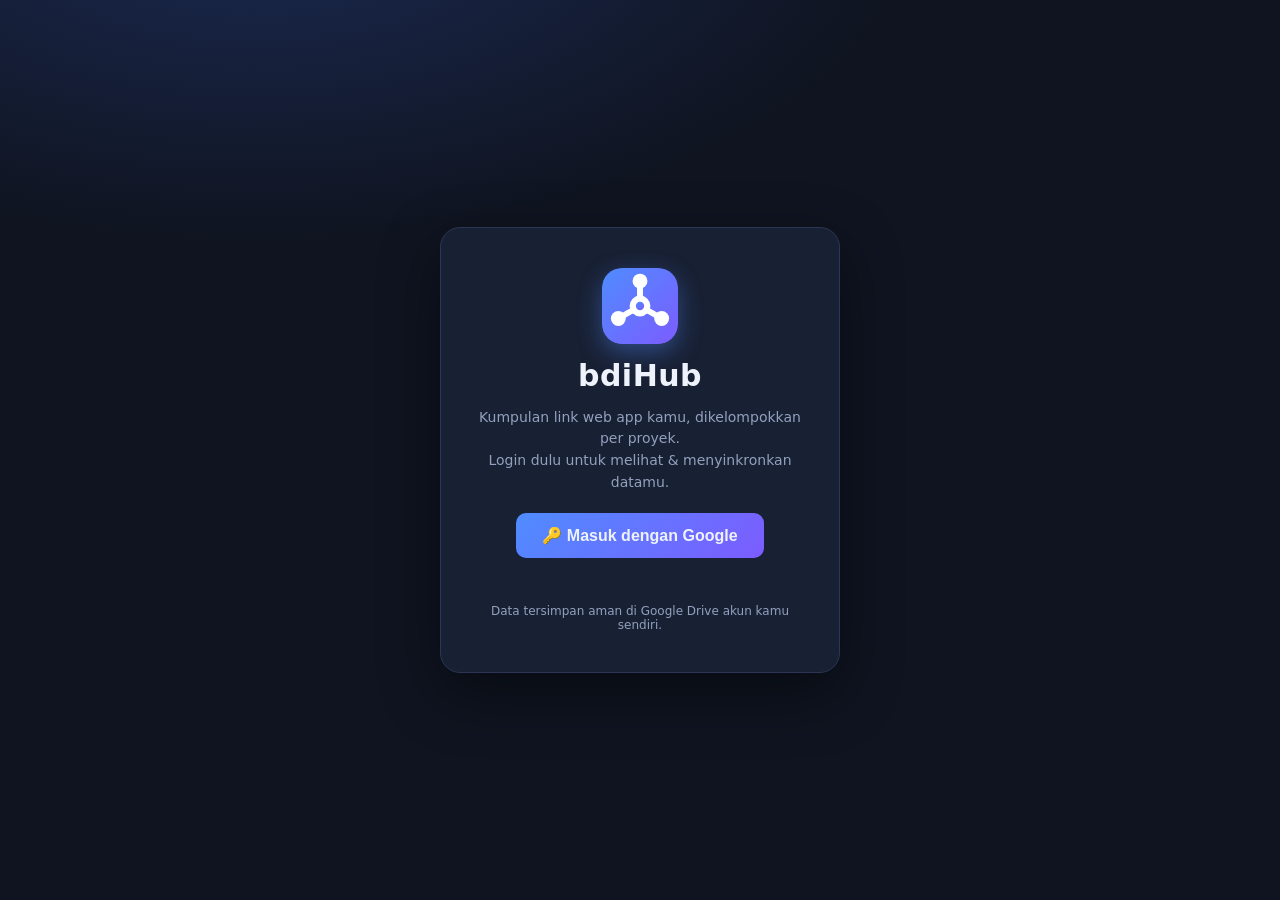
<file: index.html>
<!DOCTYPE html>
<html lang="id">
<head>
<meta charset="UTF-8">
<meta name="viewport" content="width=device-width, initial-scale=1.0">
<title>bdiHub — Kumpulan Link Web App</title>
<meta name="description" content="Dashboard kumpulan link web app, dikelompokkan per proyek">
<link rel="icon" type="image/svg+xml" href="logo.svg">
<link rel="stylesheet" href="styles.css">
<script src="https://accounts.google.com/gsi/client" async defer></script>
</head>
<body>

<!-- Layar login: hub hanya tampil setelah login -->
<div id="loginScreen" class="login-screen">
  <div class="login-card">
    <img src="logo.svg" alt="bdiHub" class="login-logo">
    <h1>bdiHub</h1>
    <p class="login-tag">Kumpulan link web app kamu, dikelompokkan per proyek.<br>Login dulu untuk melihat &amp; menyinkronkan datamu.</p>
    <button id="btnLoginMain" class="btn primary login-btn">🔑 Masuk dengan Google</button>
    <p id="loginStatus" class="login-status"></p>
    <p class="login-note">Data tersimpan aman di Google Drive akun kamu sendiri.</p>
  </div>
</div>

<div id="appScreen" class="hidden">
<header class="topbar">
  <div class="brand">
    <img src="logo.svg" alt="bdiHub" class="logo-img">
    <div>
      <h1>bdiHub</h1>
      <p>Link web app per proyek</p>
    </div>
  </div>
  <div class="actions">
    <div id="authArea"></div>
    <button id="btnAddProject" class="btn">＋ Proyek</button>
    <button id="btnAdd" class="btn primary">＋ Tambah Link</button>
    <div class="menu-wrap">
      <button id="btnMenu" class="btn ghost" title="Pengaturan">⚙️</button>
      <div id="menu" class="dropdown hidden">
        <button id="btnManageProjects">📁 Kelola proyek</button>
        <button id="btnSyncNow">🔄 Sinkronkan sekarang</button>
        <button id="btnExport">⬇️ Export data (JSON)</button>
        <button id="btnImport">⬆️ Import data (JSON)</button>
        <button id="btnReset" class="danger">🗑️ Reset semua data</button>
      </div>
    </div>
  </div>
</header>

<main>
  <div class="toolbar">
    <input id="search" type="search" placeholder="🔍 Cari link atau deskripsi…" autocomplete="off">
    <div id="chips" class="chips"></div>
  </div>

  <div id="empty" class="empty hidden">
    <div class="empty-icon">📭</div>
    <h2 id="emptyTitle">Belum ada link</h2>
    <p id="emptyText">Tambahkan link web app pertama kamu lewat tombol <b>＋ Tambah Link</b>.</p>
  </div>

  <div id="grid" class="grid"></div>
</main>

<footer>
  <p>bdiHub • data tersimpan &amp; tersinkron otomatis ke Google Drive kamu 🔄</p>
</footer>
</div><!-- /#appScreen -->

<!-- Modal tambah / edit link -->
<div id="modal" class="modal hidden">
  <div class="modal-card">
    <h2 id="modalTitle">Tambah Link</h2>
    <p id="modalSub" class="modal-sub"></p>
    <form id="form" autocomplete="off">
      <label>Nama link <span>*</span>
        <input id="fName" type="text" required maxlength="80" placeholder="cth: Puskesdoc Generator">
      </label>
      <label>URL <span class="muted small">(isi URL atau upload file)</span>
        <input id="fUrl" type="text" inputmode="url" placeholder="https://…">
      </label>
      <label>Upload file (opsional)
        <input id="fFile" type="file" accept=".html,.htm,.pdf,.txt,.json,.zip,.png,.jpg,.jpeg">
        <span id="fFileInfo" class="muted small"></span>
        <button type="button" id="fFileClear" class="btn sm ghost hidden">✕ Hapus file terlampir</button>
      </label>
      <label>Deskripsi
        <textarea id="fDesc" rows="2" maxlength="200" placeholder="Keterangan singkat (opsional)"></textarea>
      </label>
      <div class="row2">
        <label>Proyek
          <select id="fProject"></select>
        </label>
        <label class="check">
          <input id="fPin" type="checkbox"> 📌 Sematkan (pin)
        </label>
      </div>
      <div class="modal-actions">
        <button type="button" id="btnCancel" class="btn ghost">Batal</button>
        <button type="submit" class="btn primary">💾 Simpan</button>
      </div>
    </form>
  </div>
</div>

<!-- Modal tambah / edit proyek -->
<div id="pmodal" class="modal hidden">
  <div class="modal-card">
    <h2 id="pmodalTitle">Tambah Proyek</h2>
    <form id="pform" autocomplete="off">
      <label>Nama proyek <span>*</span>
        <input id="pName" type="text" required maxlength="60" placeholder="cth: Kerja Puskesmas">
      </label>
      <label>Deskripsi
        <textarea id="pDesc" rows="2" maxlength="200" placeholder="Keterangan singkat (opsional)"></textarea>
      </label>
      <div class="modal-actions">
        <button type="button" id="pbtnCancel" class="btn ghost">Batal</button>
        <button type="submit" class="btn primary">💾 Simpan</button>
      </div>
    </form>
  </div>
</div>

<!-- Modal kelola proyek -->
<div id="mmodal" class="modal hidden">
  <div class="modal-card wide">
    <h2>Kelola Proyek</h2>
    <div id="projectList" class="project-list"></div>
    <div class="modal-actions">
      <button id="mbtnClose" class="btn primary">Tutup</button>
    </div>
  </div>
</div>

<input id="fileInput" type="file" accept="application/json" hidden>

<script src="sync.js"></script>
<script src="app.js"></script>
</body>
</html>
</file>
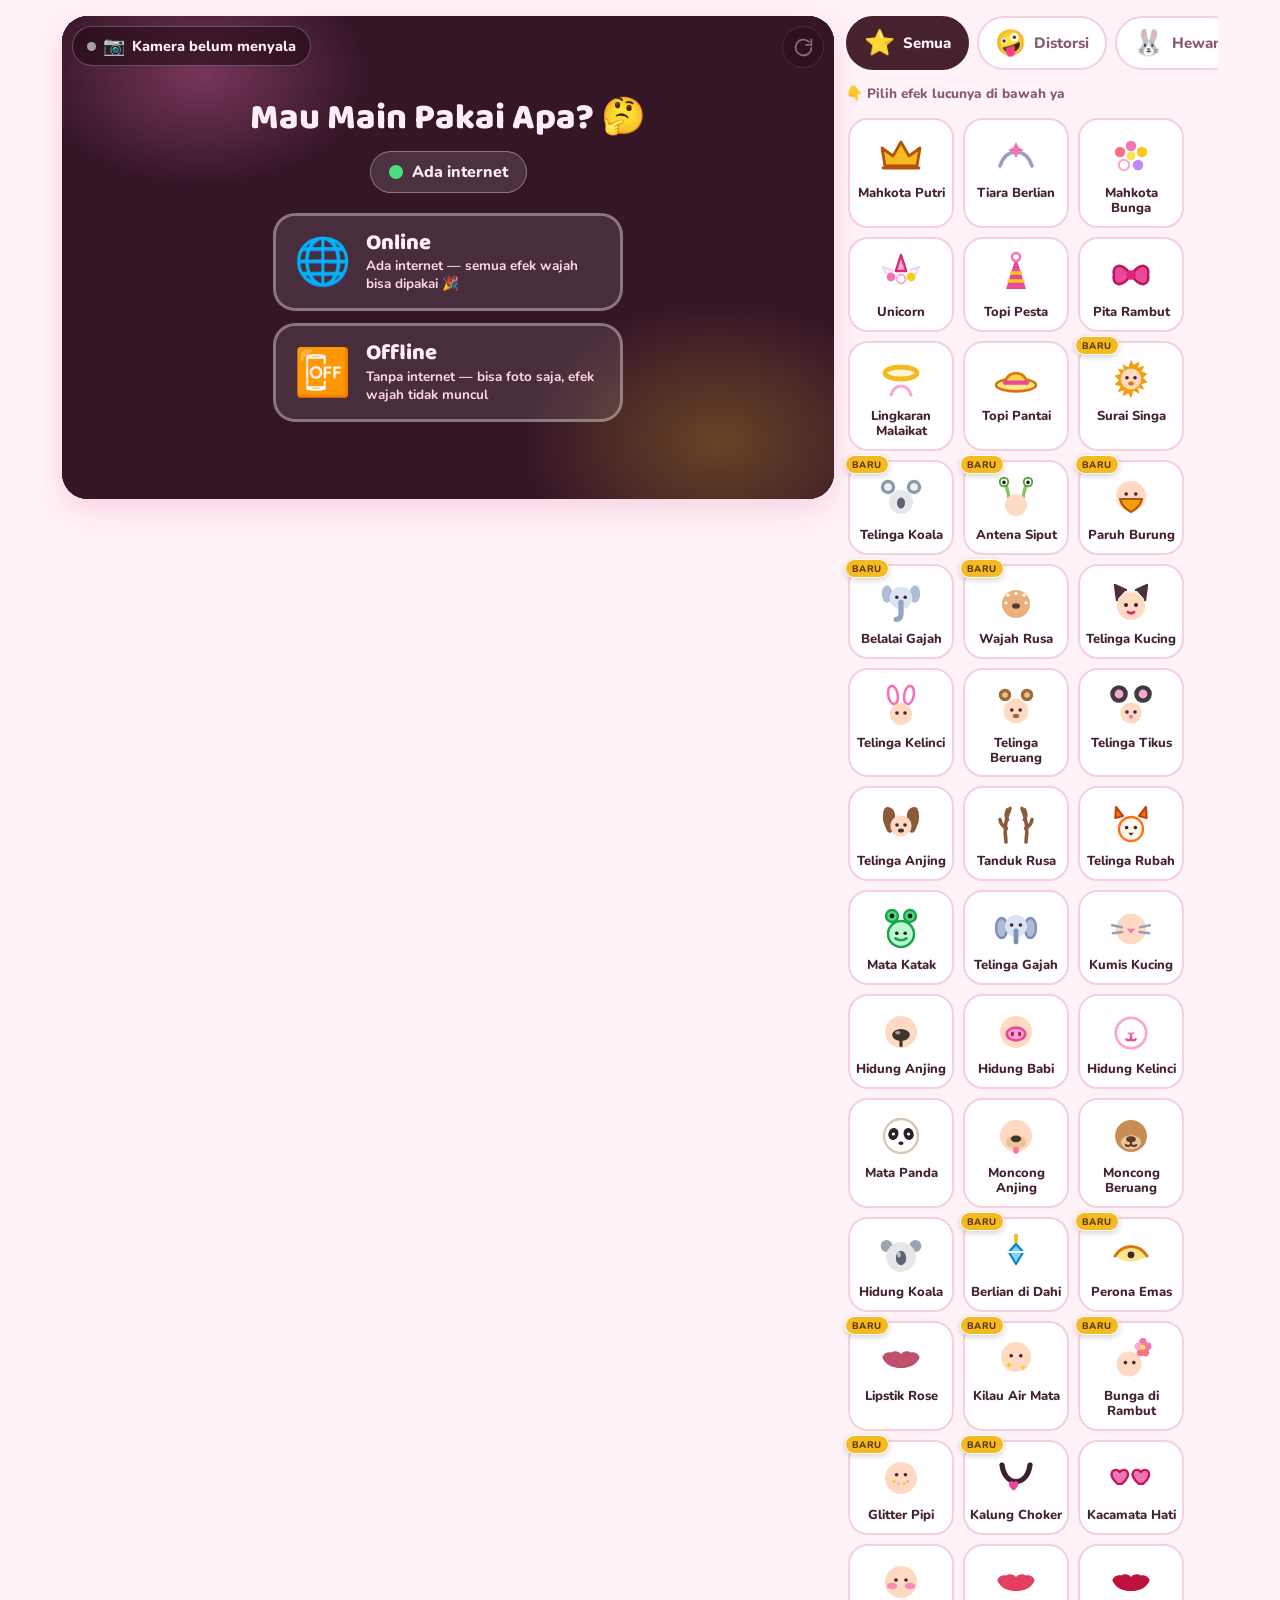
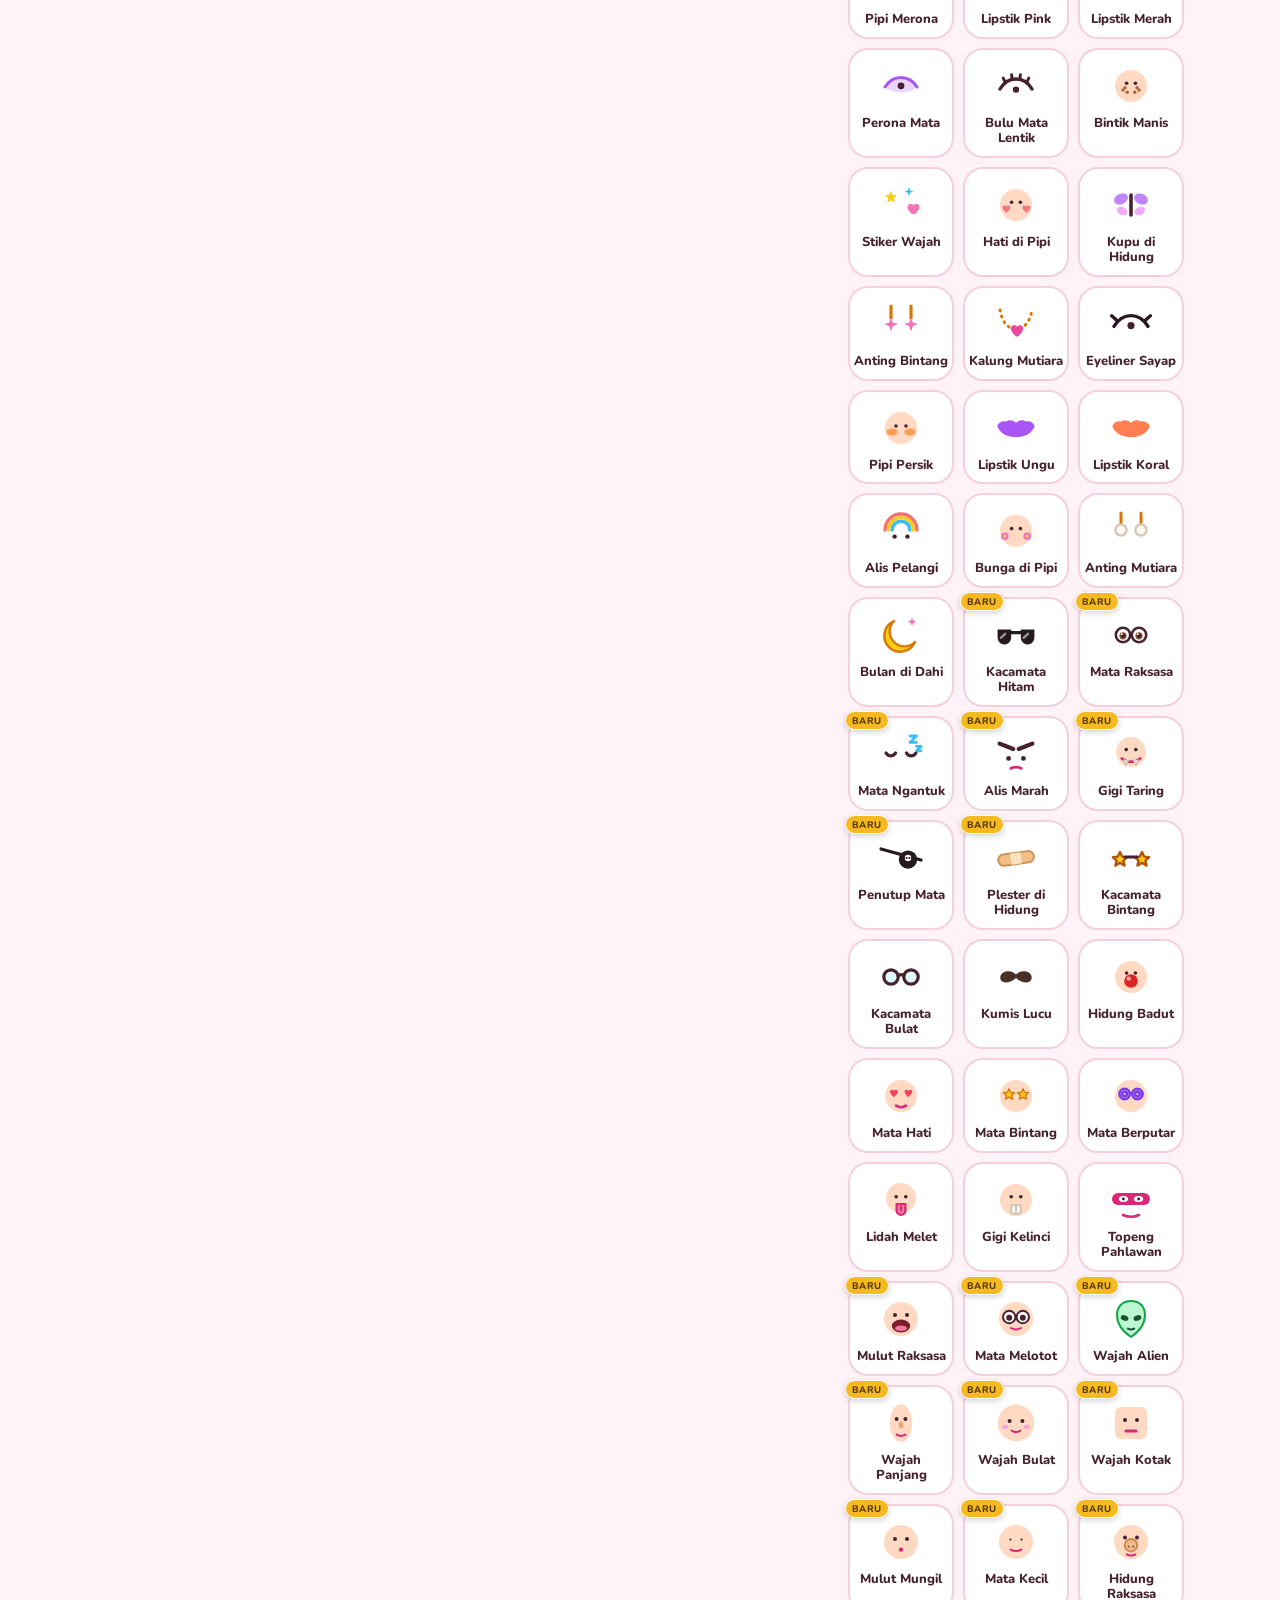
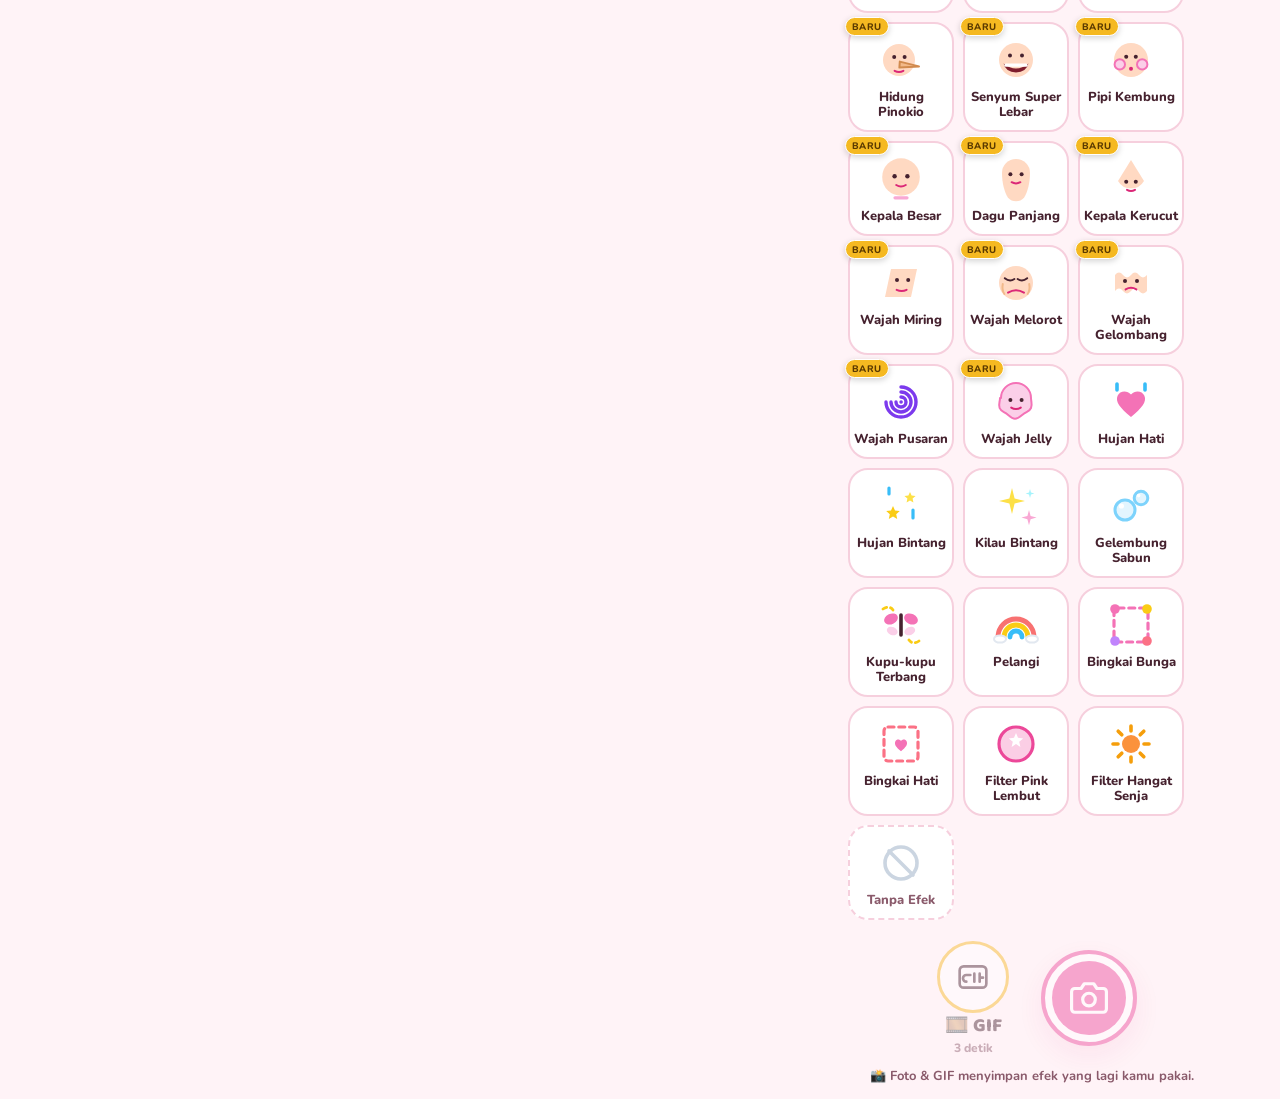
<file: games/efek-kamera.html>
<!doctype html>
<html lang="id">
  <head>
    <meta charset="utf-8" />
    <meta name="viewport" content="width=device-width, initial-scale=1, viewport-fit=cover" />
    <meta name="color-scheme" content="light dark" />
    <link rel="icon" href="data:," />
    <title>Efek Kamera</title>
    <link rel="preconnect" href="https://fonts.googleapis.com" />
    <link rel="preconnect" href="https://fonts.gstatic.com" crossorigin />
    <link href="https://fonts.googleapis.com/css2?family=Baloo+2:wght@500;600;700;800&family=Nunito:wght@500;600;700;800&display=swap" rel="stylesheet" />
    <style>
      :root {
        color-scheme: light dark;
        --bg: #fff3f7;
        --panel: #ffffff;
        --ink: #46222f;
        --ink-soft: #8a5a6b;
        --pink: #ec4899;
        --pink-deep: #db2777;
        --pink-soft: #fde3ef;
        --gold: #f5b921;
        --mint: #2ec4a6;
        --line: #f6cfdd;
        --stage-bg: #2b1622;
        --chip-bg: #ffffff;
        --shadow: 0 10px 30px rgba(219, 39, 119, 0.16);
      }
      @media (prefers-color-scheme: dark) {
        :root {
          --bg: #221219;
          --panel: #2e1a24;
          --ink: #ffe9f2;
          --ink-soft: #d9a7bc;
          --pink: #f472b6;
          --pink-deep: #ec4899;
          --pink-soft: #452233;
          --line: #4c2a3c;
          --stage-bg: #170a10;
          --chip-bg: #38202d;
          --shadow: 0 10px 30px rgba(0, 0, 0, 0.45);
        }
      }
      * { box-sizing: border-box; }
      html, body { height: 100%; }
      body {
        margin: 0;
        font-family: "Nunito", system-ui, sans-serif;
        background: var(--bg);
        color: var(--ink);
        -webkit-tap-highlight-color: transparent;
      }
      button { font-family: inherit; cursor: pointer; }
      .app {
        max-width: 1180px;
        margin: 0 auto;
        padding: 10px 12px calc(14px + env(safe-area-inset-bottom));
        display: flex;
        flex-direction: column;
        gap: 12px;
        min-height: 100dvh;
      }
      /* ---------- Stage ---------- */
      .stage-wrap {
        position: relative;
        border-radius: 26px;
        overflow: hidden;
        background: var(--stage-bg);
        box-shadow: var(--shadow);
        aspect-ratio: 4 / 5;
        max-height: 62dvh;
        margin: 0 auto;
        width: 100%;
      }
      @media (min-aspect-ratio: 1/1) {
        .stage-wrap { aspect-ratio: 16 / 10; max-height: 66dvh; }
      }
      #stage { position: absolute; inset: 0; width: 100%; height: 100%; display: block; }
      .stage-top {
        position: absolute; top: 10px; left: 10px; right: 10px;
        display: flex; justify-content: space-between; align-items: flex-start;
        pointer-events: none; z-index: 9;
      }
      .pill {
        pointer-events: auto;
        display: inline-flex; align-items: center; gap: 7px;
        background: rgba(30, 8, 18, 0.55);
        color: #ffeef6;
        border: 1px solid rgba(255, 255, 255, 0.25);
        backdrop-filter: blur(6px);
        font-weight: 800; font-size: 14.5px;
        padding: 9px 14px; border-radius: 999px;
      }
      .pill #statusIcon { font-size: 18px; line-height: 1; }
      .pill .dot { width: 9px; height: 9px; border-radius: 50%; background: #a3a3a3; flex: none; }
      .pill.ok .dot { background: #4ade80; }
      .pill.search .dot { background: var(--gold); animation: blink 1s infinite alternate; }
      @keyframes blink { from { opacity: 0.35; } to { opacity: 1; } }
      .icon-btn {
        pointer-events: auto;
        width: 42px; height: 42px; border-radius: 50%;
        border: 1px solid rgba(255, 255, 255, 0.25);
        background: rgba(30, 8, 18, 0.55); color: #ffeef6;
        backdrop-filter: blur(6px);
        display: grid; place-items: center;
      }
      .icon-btn svg { width: 21px; height: 21px; }
      .icon-btn:disabled { opacity: 0.4; cursor: default; }
      #recBadge {
        position: absolute; top: 62px; left: 50%; transform: translateX(-50%);
        z-index: 6; display: none;
        align-items: center; gap: 8px;
        background: rgba(185, 12, 44, 0.88); color: #fff;
        font-family: "Baloo 2", sans-serif; font-weight: 700; font-size: 15px;
        padding: 7px 16px; border-radius: 999px;
      }
      #recBadge.show { display: inline-flex; }
      #recBadge .rdot { width: 11px; height: 11px; border-radius: 50%; background: #fff; animation: blink 0.5s infinite alternate; }
      #flash {
        position: absolute; inset: 0; background: #fff; opacity: 0;
        pointer-events: none; z-index: 7;
      }
      #flash.go { animation: flashAnim 0.45s ease-out; }
      @keyframes flashAnim { 0% { opacity: 0.9; } 100% { opacity: 0; } }
      /* ---------- Start overlay ---------- */
      #startOverlay {
        position: absolute; inset: 0; z-index: 8;
        display: flex; flex-direction: column; align-items: center; justify-content: center;
        text-align: center; padding: 22px; gap: 8px; overflow-y: auto;
        background:
          radial-gradient(240px 160px at 18% 12%, rgba(244, 114, 182, 0.35), transparent 70%),
          radial-gradient(280px 200px at 85% 88%, rgba(245, 185, 33, 0.28), transparent 70%),
          #341627;
        color: #ffeef6;
      }
      #startOverlay.hide { display: none; }
      #startOverlay .mirrorArt { width: min(124px, 32vw); height: auto; }
      #startOverlay h1 {
        font-family: "Baloo 2", sans-serif; font-weight: 800;
        font-size: clamp(24px, 6vw, 36px); margin: 6px 0 0; line-height: 1.12;
      }
      #startOverlay p { margin: 0; max-width: 420px; font-size: 15.5px; line-height: 1.5; color: #ffd7e8; font-weight: 600; }
      .start-btns { display: flex; flex-direction: column; gap: 10px; margin-top: 14px; width: min(320px, 100%); }
      .btn {
        border: none; border-radius: 999px;
        font-family: "Baloo 2", sans-serif; font-weight: 700; font-size: 18px;
        padding: 13px 20px; min-height: 58px;
        display: inline-flex; align-items: center; justify-content: center; gap: 9px;
      }
      .btn-big { font-size: 21px; padding: 16px 22px; min-height: 68px; }
      .btn svg { width: 20px; height: 20px; flex: none; }
      .btn-pink { background: var(--pink); color: #fff; box-shadow: 0 8px 20px rgba(236, 72, 153, 0.45); }
      .btn-pink:active { background: var(--pink-deep); }
      .btn-ghost { background: rgba(255, 255, 255, 0.12); color: #ffeef6; border: 1.5px solid rgba(255, 255, 255, 0.4); }
      #camError { display: none; margin-top: 10px; max-width: 400px; background: rgba(127, 29, 29, 0.55); border: 1px solid rgba(254, 202, 202, 0.5); color: #ffe4e6; border-radius: 14px; padding: 10px 14px; font-size: 14px; font-weight: 700; line-height: 1.45; }
      #camError.show { display: block; }
      /* ---------- Langkah 1: pilih mode online / offline ---------- */
      #modeStep, #startStep { display: flex; flex-direction: column; align-items: center; gap: 8px; width: 100%; }
      #modeStep.hide, #startStep.hide { display: none; }
      .net-line {
        display: inline-flex; align-items: center; gap: 9px;
        background: rgba(255, 255, 255, 0.12); border: 1.5px solid rgba(255, 255, 255, 0.35);
        border-radius: 999px; padding: 9px 18px; font-weight: 800; font-size: 16px; margin-top: 4px;
      }
      .net-line .ndot { width: 14px; height: 14px; border-radius: 50%; background: #a3a3a3; flex: none; }
      .net-line.on .ndot { background: #4ade80; }
      .net-line.off .ndot { background: #f87171; }
      .mode-grid { display: flex; flex-direction: column; gap: 12px; margin-top: 12px; width: min(350px, 100%); }
      .mode-card {
        display: flex; align-items: center; gap: 15px; text-align: left;
        padding: 15px 18px; border-radius: 22px; min-height: 88px;
        border: 3px solid rgba(255, 255, 255, 0.35);
        background: rgba(255, 255, 255, 0.10); color: #ffeef6;
      }
      .mode-card:active { background: rgba(255, 255, 255, 0.22); }
      .mode-card .m-ico { font-size: 46px; line-height: 1; flex: none; }
      .mode-card .m-title { font-family: "Baloo 2", sans-serif; font-weight: 800; font-size: 22px; line-height: 1.1; }
      .mode-card .m-sub { font-size: 13.5px; font-weight: 700; color: #ffd7e8; line-height: 1.35; margin-top: 2px; }
      #modeWarn {
        display: none; margin-top: 12px; max-width: 400px;
        background: rgba(127, 29, 29, 0.55); border: 1px solid rgba(254, 202, 202, 0.5);
        color: #ffe4e6; border-radius: 14px; padding: 11px 15px;
        font-size: 15px; font-weight: 700; line-height: 1.45;
      }
      #modeWarn.show { display: block; }
      .mode-chip-row { display: flex; align-items: center; gap: 10px; margin-top: 6px; flex-wrap: wrap; justify-content: center; }
      .mode-chip {
        display: inline-flex; align-items: center; gap: 7px;
        background: rgba(255, 255, 255, 0.14); border: 1.5px solid rgba(255, 255, 255, 0.4);
        border-radius: 999px; padding: 8px 15px; font-weight: 800; font-size: 15px;
      }
      #changeModeBtn {
        background: none; border: none; color: #ffd7e8;
        font-weight: 800; font-size: 14.5px; text-decoration: underline; padding: 8px 4px;
      }
      .offline-note {
        margin: 10px 0 0; max-width: 400px; font-size: 14.5px; font-weight: 700; line-height: 1.45;
        background: rgba(245, 185, 33, 0.18); border: 1.5px solid rgba(245, 185, 33, 0.55);
        color: #fde68a; border-radius: 14px; padding: 10px 14px;
      }
      /* ---------- Controls ---------- */
      .controls { display: flex; flex-direction: column; gap: 10px; }
      .cat-row { display: flex; gap: 8px; overflow-x: auto; padding-bottom: 2px; scrollbar-width: none; }
      .cat-row::-webkit-scrollbar { display: none; }
      .cat-pill {
        flex: none; border: 2px solid var(--line); background: var(--panel);
        color: var(--ink-soft); font-weight: 800; font-size: 15px;
        padding: 9px 16px; border-radius: 999px; min-height: 54px;
        display: inline-flex; align-items: center; gap: 8px;
      }
      .cat-pill .cat-ico { font-size: 25px; line-height: 1; }
      .cat-pill.active { background: var(--ink); border-color: var(--ink); color: var(--bg); }
      .active-bar { display: flex; align-items: center; justify-content: space-between; gap: 10px; min-height: 22px; }
      #activeInfo { font-size: 13.5px; font-weight: 800; color: var(--ink-soft); }
      #clearFx {
        border: none; background: none; color: var(--pink-deep);
        font-weight: 800; font-size: 15px; padding: 10px 6px; min-height: 44px; display: none;
      }
      #clearFx.show { display: inline; }
      .chip-rail {
        display: flex; gap: 9px; overflow-x: auto; padding: 4px 2px 8px;
        scroll-snap-type: x proximity; scrollbar-width: thin;
      }
      .chip {
        scroll-snap-align: start; flex: none;
        width: 106px; border: 2.5px solid var(--line); background: var(--chip-bg);
        border-radius: 20px; padding: 12px 4px 10px;
        display: flex; flex-direction: column; align-items: center; gap: 6px;
        color: var(--ink); position: relative;
        transition: border-color 0.15s, background 0.15s, transform 0.1s;
      }
      .chip:active { transform: scale(0.95); }
      .chip svg { width: 48px; height: 48px; }
      .chip span { font-size: 13px; font-weight: 800; line-height: 1.15; text-align: center; }
      .chip.on { border-color: var(--pink); background: var(--pink-soft); }
      .chip .check {
        position: absolute; top: -9px; right: -9px; z-index: 3;
        width: 30px; height: 30px; border-radius: 50%;
        background: #22c55e; color: #fff;
        font-size: 19px; font-weight: 900; font-style: normal; line-height: 1;
        display: grid; place-items: center;
        border: 2.5px solid #fff; box-shadow: 0 3px 8px rgba(0, 0, 0, 0.25);
      }
      .chip .bdg {
        position: absolute; top: -7px; left: -5px; z-index: 2;
        background: var(--gold); color: #5b3a00;
        font-size: 9.5px; font-weight: 800; font-style: normal; letter-spacing: 0.05em;
        padding: 2px 6px; border-radius: 999px; border: 1.5px solid #fff;
        box-shadow: 0 2px 6px rgba(0, 0, 0, 0.18);
      }
      .chip.reset { border-style: dashed; justify-content: center; color: var(--ink-soft); }
      /* ---------- Shutter row ---------- */
      .shutter-row {
        display: flex; align-items: center; justify-content: center; gap: 22px;
        padding-top: 2px;
      }
      .side-btn {
        display: flex; flex-direction: column; align-items: center; gap: 3px;
        background: none; border: none; color: var(--ink); font-weight: 800; font-size: 12.5px;
        width: 92px; min-height: 96px; justify-content: flex-start;
      }
      .side-btn .ring {
        width: 72px; height: 72px; border-radius: 50%;
        border: 3px solid var(--line); background: var(--panel);
        display: grid; place-items: center; position: relative;
      }
      .side-btn .ring svg { width: 32px; height: 32px; }
      .side-btn .gif-label { font-family: "Baloo 2", sans-serif; font-size: 19px; font-weight: 800; line-height: 1.1; }
      .side-btn .gif-sub { font-size: 12px; font-weight: 800; color: var(--ink-soft); }
      .side-btn:disabled { opacity: 0.45; cursor: default; }
      #gifBtn .ring { border-color: var(--gold); }
      #gifBtn.recording .ring { border-color: #e11d48; }
      #gifProg {
        position: absolute; inset: -2.5px; border-radius: 50%;
        background: conic-gradient(#e11d48 calc(var(--p, 0) * 1turn), transparent 0);
        -webkit-mask: radial-gradient(farthest-side, transparent calc(100% - 5px), #000 calc(100% - 4px));
        mask: radial-gradient(farthest-side, transparent calc(100% - 5px), #000 calc(100% - 4px));
        display: none;
      }
      #gifBtn.recording #gifProg { display: block; }
      #photoBtn {
        width: 96px; height: 96px; border-radius: 50%;
        border: 4px solid var(--pink);
        background: var(--panel);
        display: grid; place-items: center; padding: 0;
        box-shadow: var(--shadow);
      }
      #photoBtn .core {
        width: 74px; height: 74px; border-radius: 50%;
        background: var(--pink); display: grid; place-items: center; color: #fff;
        transition: transform 0.1s;
      }
      #photoBtn:active .core { transform: scale(0.88); }
      #photoBtn svg { width: 38px; height: 38px; }
      #photoBtn:disabled { opacity: 0.45; }
      .hint { text-align: center; font-size: 13px; color: var(--ink-soft); font-weight: 700; margin: 0; }
      /* ---------- Modal ---------- */
      #modal {
        position: fixed; inset: 0; z-index: 40; display: none;
        background: rgba(24, 6, 14, 0.78); backdrop-filter: blur(4px);
        align-items: center; justify-content: center; padding: 18px;
      }
      #modal.show { display: flex; }
      .modal-card {
        background: var(--panel); color: var(--ink);
        border-radius: 24px; padding: 18px; width: min(430px, 100%);
        display: flex; flex-direction: column; gap: 12px; align-items: stretch;
        box-shadow: var(--shadow); max-height: 92dvh; overflow: auto;
      }
      .modal-card h2 { font-family: "Baloo 2", sans-serif; margin: 0; font-size: 22px; text-align: center; }
      #shotImg { width: 100%; border-radius: 16px; display: block; background: var(--stage-bg); }
      #encoding { display: none; text-align: center; font-weight: 800; color: var(--ink-soft); padding: 22px 0; }
      #encoding.show { display: block; }
      #encoding .bar { height: 12px; border-radius: 99px; background: var(--pink-soft); margin-top: 12px; overflow: hidden; }
      #encoding .bar i { display: block; height: 100%; width: 40%; border-radius: 99px; background: var(--pink); animation: slide 1.1s ease-in-out infinite alternate; }
      @keyframes slide { from { margin-left: 0; } to { margin-left: 60%; } }
      .modal-btns { display: flex; flex-direction: column; gap: 9px; }
      .btn-mint { background: var(--mint); color: #06372c; }
      .btn-line { background: var(--panel); color: var(--ink); border: 2px solid var(--line); }
      /* ---------- Toast ---------- */
      #toast {
        position: fixed; left: 50%; bottom: calc(20px + env(safe-area-inset-bottom));
        transform: translate(-50%, 80px); z-index: 60;
        background: var(--ink); color: var(--bg);
        font-weight: 800; font-size: 16.5px; padding: 14px 22px; border-radius: 999px; min-height: 52px;
        opacity: 0; transition: transform 0.3s, opacity 0.3s; pointer-events: none;
        max-width: calc(100vw - 32px); text-align: center;
      }
      #toast.show { transform: translate(-50%, 0); opacity: 1; }
      @media (min-width: 920px) {
        .app { display: grid; grid-template-columns: minmax(0, 1fr) 372px; align-items: start; padding-top: 16px; }
        .stage-wrap { max-height: calc(100dvh - 40px); position: sticky; top: 16px; }
        .chip-rail { flex-wrap: wrap; overflow: visible; }
        .controls { position: sticky; top: 16px; }
      }
      @media (prefers-reduced-motion: reduce) {
        * { animation-duration: 0.01s !important; transition-duration: 0.01s !important; }
      }
    </style>
  </head>
  <body>
    <main class="app">
      <section class="stage-wrap" aria-label="Tampilan kamera">
        <canvas id="stage" width="720" height="900"></canvas>
        <div class="stage-top">
          <div class="pill" id="statusPill"><span class="dot"></span><span id="statusIcon" aria-hidden="true">📷</span><span id="statusText">Kamera belum menyala</span></div>
          <button class="icon-btn" id="flipBtn" type="button" aria-label="Balik kamera depan atau belakang" disabled>
            <svg viewBox="0 0 24 24" fill="none" stroke="currentColor" stroke-width="2" stroke-linecap="round" stroke-linejoin="round"><path d="M21 12a9 9 0 1 1-2.64-6.36"/><path d="M21 3v6h-6"/></svg>
          </button>
        </div>
        <div id="recBadge"><span class="rdot"></span><span id="recText">Merekam GIF…</span></div>
        <div id="flash"></div>
        <div id="startOverlay">
          <div id="modeStep">
            <h1>Mau Main Pakai Apa? 🤔</h1>
            <div class="net-line" id="netLine"><span class="ndot"></span><span id="netText">Mengecek internet…</span></div>
            <div class="mode-grid">
              <button class="mode-card" id="modeOnlineBtn" type="button">
                <span class="m-ico" aria-hidden="true">🌐</span>
                <span>
                  <span class="m-title">Online</span>
                  <span class="m-sub" style="display:block;">Ada internet — semua efek wajah bisa dipakai 🎉</span>
                </span>
              </button>
              <button class="mode-card" id="modeOfflineBtn" type="button">
                <span class="m-ico" aria-hidden="true">📴</span>
                <span>
                  <span class="m-title">Offline</span>
                  <span class="m-sub" style="display:block;">Tanpa internet — bisa foto saja, efek wajah tidak muncul</span>
                </span>
              </button>
            </div>
            <div id="modeWarn" role="alert"></div>
          </div>
          <div id="startStep" class="hide">
          <svg class="mirrorArt" viewBox="0 0 200 170" fill="none" aria-hidden="true">
            <ellipse cx="100" cy="78" rx="62" ry="68" fill="#fdf2f8" stroke="#f9a8d4" stroke-width="5"/>
            <circle cx="100" cy="70" r="34" fill="#ffd9c2"/>
            <path d="M66 70a34 34 0 0 1 68 0v-8a40 40 0 0 0-80 0z" fill="#8a5a3b"/>
            <circle cx="88" cy="70" r="4.5" fill="#46222f"/><circle cx="112" cy="70" r="4.5" fill="#46222f"/>
            <path d="M90 86q10 8 20 0" stroke="#db2777" stroke-width="4" stroke-linecap="round"/>
            <circle cx="76" cy="82" r="6" fill="#f9a8d4" opacity="0.8"/><circle cx="124" cy="82" r="6" fill="#f9a8d4" opacity="0.8"/>
            <path d="M78 22l4 10 10-6-3 11 9 4-12 3-2 10-6-9-10 4 5-10-8-6 11-1z" fill="#f5b921" stroke="#d97706" stroke-width="2" transform="translate(6 -6) scale(0.9)"/>
            <path d="M100 140v14M84 160h32" stroke="#f9a8d4" stroke-width="6" stroke-linecap="round"/>
            <path d="M28 30l2.5 6 6 2.5-6 2.5L28 47l-2.5-6-6-2.5 6-2.5z" fill="#f472b6"/>
            <path d="M170 22l2 5 5 2-5 2-2 5-2-5-5-2 5-2z" fill="#f5b921"/>
          </svg>
          <h1>Siap Bergaya? 😄</h1>
          <p>Seperti bercermin, tapi bisa pakai mahkota, telinga kucing, dan banyak efek lucu. Tekan tombol kamera ya! 👇</p>
          <div class="start-btns">
            <button class="btn btn-pink btn-big" id="startCamBtn" type="button">
              <svg viewBox="0 0 24 24" fill="none" stroke="currentColor" stroke-width="2" stroke-linecap="round" stroke-linejoin="round" style="width:26px;height:26px;"><path d="M23 19a2 2 0 0 1-2 2H3a2 2 0 0 1-2-2V8a2 2 0 0 1 2-2h4l2-3h6l2 3h4a2 2 0 0 1 2 2z"/><circle cx="12" cy="13" r="4"/></svg>
              Nyalakan Kamera
            </button>
          </div>
          <p class="offline-note" id="offlineNote" hidden>📴 Mode offline: kamera bisa buat foto, tapi efek wajahnya tidak muncul ya.</p>
          <div class="mode-chip-row">
            <span class="mode-chip" id="modeChip">🌐 Online</span>
            <button id="changeModeBtn" type="button">🔀 Ganti mode</button>
          </div>
          <div id="camError" role="alert"></div>
          </div>
        </div>
      </section>

      <section class="controls" aria-label="Pilihan efek dan tombol kamera">
        <div class="cat-row" id="catRow" role="tablist" aria-label="Kategori efek"></div>
        <div class="active-bar">
          <span id="activeInfo">Belum ada efek yang dipilih</span>
          <button id="clearFx" type="button">🗑️ Hapus semua</button>
        </div>
        <div class="chip-rail" id="chipRail"></div>
        <div class="shutter-row">
          <button class="side-btn" id="gifBtn" type="button" disabled>
            <span class="ring">
              <span id="gifProg"></span>
              <svg viewBox="0 0 24 24" fill="none" stroke="currentColor" stroke-width="2" stroke-linecap="round" stroke-linejoin="round"><rect x="2" y="4" width="20" height="16" rx="3"/><path d="M7 15.5A2.5 2.5 0 1 1 7 10.5h3M13 9.5v6M17 9.5v6M17 12.5h2.5"/></svg>
            </span>
            <span class="gif-label">🎞️ GIF</span>
            <span class="gif-sub">3 detik</span>
          </button>
          <button id="photoBtn" type="button" aria-label="Ambil foto" disabled>
            <span class="core">
              <svg viewBox="0 0 24 24" fill="none" stroke="currentColor" stroke-width="2" stroke-linecap="round" stroke-linejoin="round"><path d="M23 19a2 2 0 0 1-2 2H3a2 2 0 0 1-2-2V8a2 2 0 0 1 2-2h4l2-3h6l2 3h4a2 2 0 0 1 2 2z"/><circle cx="12" cy="13" r="4"/></svg>
            </span>
          </button>
        </div>
        <p class="hint">📸 Foto &amp; GIF menyimpan efek yang lagi kamu pakai.</p>
      </section>
    </main>

    <div id="modal" role="dialog" aria-modal="true" aria-labelledby="modalTitle">
      <div class="modal-card">
        <h2 id="modalTitle">Hasil Foto</h2>
        <div id="encoding">⏳ Sedang membuat GIF…<div class="bar"><i></i></div></div>
        <img id="shotImg" alt="Hasil jepretan kamera dengan efek" />
        <div class="modal-btns">
          <a class="btn btn-pink" id="saveBtn" href="#" download="foto-efek.png" style="text-decoration:none;">
            <svg viewBox="0 0 24 24" fill="none" stroke="currentColor" stroke-width="2" stroke-linecap="round" stroke-linejoin="round"><path d="M21 15v4a2 2 0 0 1-2 2H5a2 2 0 0 1-2-2v-4"/><path d="M7 10l5 5 5-5"/><path d="M12 15V3"/></svg>
            💾 Simpan ke HP
          </a>
          <button class="btn btn-mint" id="shareBtn" type="button">
            <svg viewBox="0 0 24 24" fill="none" stroke="currentColor" stroke-width="2" stroke-linecap="round" stroke-linejoin="round"><circle cx="18" cy="5" r="3"/><circle cx="6" cy="12" r="3"/><circle cx="18" cy="19" r="3"/><path d="M8.6 13.5l6.8 4M15.4 6.5l-6.8 4"/></svg>
            📤 Bagikan
          </button>
          <button class="btn btn-line" id="closeModalBtn" type="button">✖️ Tutup</button>
        </div>
      </div>
    </div>

    <div id="toast" role="status"></div>
    <video id="cam" playsinline muted autoplay style="display:none;"></video>

    <script>
      'use strict';
      /* ============================================================
         EFEK KAMERA — kamera cermin + efek wajah + foto + GIF
         ============================================================ */
      var canvas = document.getElementById('stage');
      var ctx = canvas.getContext('2d');
      var video = document.getElementById('cam');

      function clamp(v, a, b) { return v < a ? a : (v > b ? b : v); }
      function dist(a, b) { var dx = a.x - b.x, dy = a.y - b.y; return Math.sqrt(dx * dx + dy * dy); }
      function mid(a, b) { return { x: (a.x + b.x) / 2, y: (a.y + b.y) / 2 }; }

      /* ---------- Path helpers ---------- */
      function heartPath(c, x, y, s) {
        c.beginPath();
        c.moveTo(x, y + s * 0.95);
        c.bezierCurveTo(x - s * 1.25, y + s * 0.1, x - s * 0.72, y - s * 0.95, x, y - s * 0.32);
        c.bezierCurveTo(x + s * 0.72, y - s * 0.95, x + s * 1.25, y + s * 0.1, x, y + s * 0.95);
        c.closePath();
      }
      function starPath(c, x, y, r, rot, inner) {
        var n = 5, ir = inner || r * 0.5, i, a;
        c.beginPath();
        for (i = 0; i < n * 2; i++) {
          a = rot + i * Math.PI / n - Math.PI / 2;
          var rr = (i % 2 === 0) ? r : ir;
          var px = x + Math.cos(a) * rr, py = y + Math.sin(a) * rr;
          if (i === 0) c.moveTo(px, py); else c.lineTo(px, py);
        }
        c.closePath();
      }
      function sparkPath(c, x, y, r, rot) {
        c.beginPath();
        for (var i = 0; i < 8; i++) {
          var a = rot + i * Math.PI / 4;
          var rr = (i % 2 === 0) ? r : r * 0.28;
          var px = x + Math.cos(a) * rr, py = y + Math.sin(a) * rr;
          if (i === 0) c.moveTo(px, py); else c.lineTo(px, py);
        }
        c.closePath();
      }
      function flowerPath(c, x, y, r, petal, center) {
        for (var i = 0; i < 5; i++) {
          var a = i * Math.PI * 2 / 5 - Math.PI / 2;
          c.beginPath();
          c.arc(x + Math.cos(a) * r * 0.62, y + Math.sin(a) * r * 0.62, r * 0.52, 0, Math.PI * 2);
          c.fillStyle = petal; c.fill();
        }
        c.beginPath(); c.arc(x, y, r * 0.42, 0, Math.PI * 2);
        c.fillStyle = center; c.fill();
      }
      /* ============================================================
         EFEK — menggambar di atas wajah.
         P = titik wajah (piksel canvas), M = ukuran wajah, t = waktu (detik)
         ============================================================ */
      var FLOWER_COLORS = ['#f472b6', '#fb7185', '#facc15', '#ffffff', '#c084fc'];

      function fxCrown(c, P, M) {
        var w = M.fw * 0.66, h = M.fh * 0.30, x = M.top.x, y = M.top.y - h * 0.18;
        c.save(); c.translate(x, y); c.rotate(M.ang);
        var grad = c.createLinearGradient(0, -h, 0, h * 0.4);
        grad.addColorStop(0, '#ffe066'); grad.addColorStop(0.55, '#f5b921'); grad.addColorStop(1, '#dd8f06');
        c.beginPath();
        c.moveTo(-w / 2, h * 0.35);
        c.lineTo(-w / 2, -h * 0.55); c.lineTo(-w * 0.27, h * 0.02);
        c.lineTo(0, -h * 0.95); c.lineTo(w * 0.27, h * 0.02);
        c.lineTo(w / 2, -h * 0.55); c.lineTo(w / 2, h * 0.35);
        c.closePath();
        c.fillStyle = grad; c.fill();
        c.lineWidth = Math.max(2, w * 0.016); c.strokeStyle = '#b45309'; c.stroke();
        [[-w / 2, -h * 0.55], [0, -h * 0.95], [w / 2, -h * 0.55]].forEach(function (pt) {
          c.beginPath(); c.arc(pt[0], pt[1], w * 0.045, 0, Math.PI * 2);
          c.fillStyle = '#fff7cc'; c.fill(); c.strokeStyle = '#b45309'; c.stroke();
        });
        c.beginPath(); c.arc(-w * 0.25, h * 0.12, w * 0.05, 0, Math.PI * 2); c.fillStyle = '#ec4899'; c.fill();
        c.beginPath(); c.arc(0, h * 0.14, w * 0.06, 0, Math.PI * 2); c.fillStyle = '#38bdf8'; c.fill();
        c.beginPath(); c.arc(w * 0.25, h * 0.12, w * 0.05, 0, Math.PI * 2); c.fillStyle = '#ec4899'; c.fill();
        c.restore();
      }

      function fxTiara(c, P, M, t) {
        var w = M.fw * 0.6, x = M.top.x, y = M.top.y + M.fh * 0.02;
        c.save(); c.translate(x, y); c.rotate(M.ang);
        c.beginPath(); c.arc(0, M.fh * 0.16, w * 0.52, Math.PI * 1.12, Math.PI * 1.88);
        c.lineWidth = Math.max(3, w * 0.03); c.strokeStyle = '#e7e5e4'; c.stroke();
        c.beginPath(); c.arc(0, M.fh * 0.16, w * 0.52, Math.PI * 1.2, Math.PI * 1.8);
        c.lineWidth = Math.max(1.6, w * 0.014); c.strokeStyle = '#fbbf24'; c.stroke();
        for (var i = -2; i <= 2; i++) {
          var a = Math.PI * (1.5 + i * 0.16);
          var gx = Math.cos(a) * w * 0.52, gy = M.fh * 0.16 + Math.sin(a) * w * 0.52;
          var tw = 0.75 + 0.25 * Math.sin(t * 3 + i * 1.7);
          sparkPath(c, gx, gy, w * 0.075 * tw * (i === 0 ? 1.5 : 1), t);
          c.fillStyle = i === 0 ? '#f472b6' : '#a5f3fc'; c.fill();
        }
        c.restore();
      }

      function fxCatEars(c, P, M) {
        var s = M.fw * 0.30;
        [[-1], [1]].forEach(function (side) {
          var base = { x: M.top.x + side[0] * M.fw * 0.31, y: M.top.y - M.fh * 0.02 };
          c.save(); c.translate(base.x, base.y); c.rotate(M.ang + side[0] * 0.22);
          c.beginPath();
          c.moveTo(-s * 0.5, s * 0.25); c.quadraticCurveTo(-s * 0.42, -s * 0.75, 0, -s * 0.95);
          c.quadraticCurveTo(s * 0.42, -s * 0.75, s * 0.5, s * 0.25);
          c.closePath(); c.fillStyle = '#4a3040'; c.fill();
          c.beginPath();
          c.moveTo(-s * 0.28, s * 0.1); c.quadraticCurveTo(-s * 0.22, -s * 0.45, 0, -s * 0.6);
          c.quadraticCurveTo(s * 0.22, -s * 0.45, s * 0.28, s * 0.1);
          c.closePath(); c.fillStyle = '#f9a8d4'; c.fill();
          c.restore();
        });
      }

      function fxBunnyEars(c, P, M, t) {
        var w = M.fw * 0.17, h = M.fh * 0.52;
        [[-1], [1]].forEach(function (side, idx) {
          var flop = idx === 1 ? Math.sin(t * 1.6) * 0.05 : 0;
          var base = { x: M.top.x + side[0] * M.fw * 0.20, y: M.top.y - M.fh * 0.05 };
          c.save(); c.translate(base.x, base.y); c.rotate(M.ang + side[0] * 0.16 + flop);
          c.beginPath(); c.ellipse(0, -h * 0.5, w * 0.5, h * 0.55, 0, 0, Math.PI * 2);
          c.fillStyle = '#ffffff'; c.fill();
          c.lineWidth = Math.max(2, w * 0.09); c.strokeStyle = '#f9a8d4'; c.stroke();
          c.beginPath(); c.ellipse(0, -h * 0.5, w * 0.24, h * 0.36, 0, 0, Math.PI * 2);
          c.fillStyle = '#fbcfe8'; c.fill();
          c.restore();
        });
      }

      function fxFlowerCrown(c, P, M) {
        var cx = M.center.x, cy = M.top.y + M.fh * 0.10, R = M.fw * 0.52, n = 7;
        for (var i = 0; i < n; i++) {
          var a = Math.PI * (1.08 + 0.84 * (i / (n - 1)));
          var fx = cx + Math.cos(a) * R, fy = cy + Math.sin(a) * R * 0.62;
          if (i % 2 === 0) {
            c.beginPath(); c.ellipse(fx + R * 0.07, fy + R * 0.05, R * 0.055, R * 0.03, a, 0, Math.PI * 2);
            c.fillStyle = '#4ade80'; c.fill();
          }
          flowerPath(c, fx, fy, M.fw * 0.085, FLOWER_COLORS[i % FLOWER_COLORS.length], '#fde047');
        }
      }

      function fxUnicorn(c, P, M) {
        var x = M.top.x, y = M.top.y - M.fh * 0.02, hw = M.fw * 0.09, hh = M.fh * 0.40;
        [[-1], [1]].forEach(function (side) {
          c.save(); c.translate(x + side[0] * M.fw * 0.30, y + M.fh * 0.04); c.rotate(M.ang + side[0] * 0.3);
          c.beginPath(); c.moveTo(-M.fw * 0.055, 0); c.lineTo(0, -M.fh * 0.18); c.lineTo(M.fw * 0.055, 0); c.closePath();
          c.fillStyle = '#fdf4ff'; c.fill(); c.lineWidth = 2; c.strokeStyle = '#e9d5ff'; c.stroke();
          c.restore();
        });
        c.save(); c.translate(x, y); c.rotate(M.ang);
        var grad = c.createLinearGradient(0, -hh, 0, 0);
        grad.addColorStop(0, '#fbcfe8'); grad.addColorStop(0.5, '#f9a8d4'); grad.addColorStop(1, '#f472b6');
        c.beginPath(); c.moveTo(-hw, 0); c.quadraticCurveTo(0, -hh * 1.06, hw, 0); c.closePath();
        c.fillStyle = grad; c.fill();
        c.strokeStyle = 'rgba(255,255,255,0.75)'; c.lineWidth = Math.max(2, hw * 0.14);
        for (var i = 1; i <= 3; i++) {
          c.beginPath(); c.moveTo(-hw * (1 - i * 0.22), -hh * i * 0.26); c.lineTo(hw * (1 - i * 0.22), -hh * i * 0.26); c.stroke();
        }
        c.restore();
        flowerPath(c, x - M.fw * 0.10, y + M.fh * 0.03, M.fw * 0.07, '#f472b6', '#fde047');
        flowerPath(c, x + M.fw * 0.02, y + M.fh * 0.05, M.fw * 0.08, '#ffffff', '#f472b6');
        flowerPath(c, x + M.fw * 0.13, y + M.fh * 0.03, M.fw * 0.07, '#facc15', '#ffffff');
      }

      function fxPartyHat(c, P, M, t) {
        var h = M.fh * 0.52, w = M.fw * 0.34;
        c.save(); c.translate(M.top.x + M.fw * 0.10, M.top.y - M.fh * 0.04); c.rotate(M.ang + 0.14);
        var cols = ['#ec4899', '#facc15', '#38bdf8', '#ec4899', '#facc15'];
        for (var i = 0; i < 5; i++) {
          c.beginPath();
          c.moveTo(-w / 2 + w * i / 5, 0); c.lineTo(-w / 2 + w * (i + 1) / 5, 0); c.lineTo(0, -h);
          c.closePath(); c.fillStyle = cols[i]; c.fill();
        }
        c.beginPath(); c.ellipse(0, 0, w / 2, w * 0.12, 0, 0, Math.PI * 2); c.fillStyle = '#ffffff'; c.fill();
        var pr = M.fw * 0.055 * (1 + 0.1 * Math.sin(t * 4));
        c.beginPath(); c.arc(0, -h, pr, 0, Math.PI * 2); c.fillStyle = '#ffffff'; c.fill();
        c.lineWidth = 2; c.strokeStyle = '#f472b6'; c.stroke();
        c.restore();
      }

      function fxBow(c, P, M) {
        var s = M.fw * 0.17;
        c.save(); c.translate(M.top.x + M.fw * 0.33, M.top.y - M.fh * 0.05); c.rotate(M.ang - 0.15);
        c.fillStyle = '#ec4899';
        c.beginPath(); c.moveTo(0, 0); c.quadraticCurveTo(-s * 1.15, -s * 0.85, -s * 1.05, 0); c.quadraticCurveTo(-s * 1.15, s * 0.85, 0, 0); c.fill();
        c.beginPath(); c.moveTo(0, 0); c.quadraticCurveTo(s * 1.15, -s * 0.85, s * 1.05, 0); c.quadraticCurveTo(s * 1.15, s * 0.85, 0, 0); c.fill();
        c.strokeStyle = '#be185d'; c.lineWidth = Math.max(1.6, s * 0.07);
        c.beginPath(); c.moveTo(0, 0); c.quadraticCurveTo(-s * 1.15, -s * 0.85, -s * 1.05, 0); c.quadraticCurveTo(-s * 1.15, s * 0.85, 0, 0); c.stroke();
        c.beginPath(); c.moveTo(0, 0); c.quadraticCurveTo(s * 1.15, -s * 0.85, s * 1.05, 0); c.quadraticCurveTo(s * 1.15, s * 0.85, 0, 0); c.stroke();
        c.beginPath(); c.arc(0, 0, s * 0.34, 0, Math.PI * 2); c.fillStyle = '#db2777'; c.fill();
        c.beginPath(); c.arc(-s * 0.1, -s * 0.1, s * 0.1, 0, Math.PI * 2); c.fillStyle = 'rgba(255,255,255,0.5)'; c.fill();
        c.restore();
      }

      function fxHalo(c, P, M, t) {
        var bob = Math.sin(t * 2) * M.fh * 0.012;
        c.save(); c.translate(M.top.x, M.top.y - M.fh * 0.25 + bob); c.rotate(M.ang);
        c.shadowColor = 'rgba(250, 204, 21, 0.9)'; c.shadowBlur = 18;
        c.beginPath(); c.ellipse(0, 0, M.fw * 0.30, M.fw * 0.085, 0, 0, Math.PI * 2);
        c.lineWidth = Math.max(4, M.fw * 0.028); c.strokeStyle = '#fde047'; c.stroke();
        c.shadowBlur = 0;
        c.beginPath(); c.ellipse(0, 0, M.fw * 0.30, M.fw * 0.085, 0, 0, Math.PI * 2);
        c.lineWidth = Math.max(1.6, M.fw * 0.01); c.strokeStyle = '#fff7cc'; c.stroke();
        c.restore();
      }

      function fxSunHat(c, P, M) {
        c.save(); c.translate(M.top.x, M.top.y + M.fh * 0.03); c.rotate(M.ang * 0.7);
        c.beginPath(); c.ellipse(0, 0, M.fw * 0.78, M.fw * 0.20, 0, 0, Math.PI * 2);
        c.fillStyle = '#fde68a'; c.fill();
        c.lineWidth = 2; c.strokeStyle = '#d97706'; c.stroke();
        c.beginPath(); c.arc(0, M.fw * 0.02, M.fw * 0.36, Math.PI, Math.PI * 2);
        c.fillStyle = '#fcd34d'; c.fill(); c.stroke();
        c.beginPath(); c.arc(0, M.fw * 0.02, M.fw * 0.36, Math.PI * 1.02, Math.PI * 1.98);
        c.lineWidth = M.fw * 0.055; c.strokeStyle = '#ec4899'; c.stroke();
        flowerPath(c, M.fw * 0.30, -M.fw * 0.05, M.fw * 0.07, '#ffffff', '#f472b6');
        c.restore();
      }

      function drawGlasses(c, M, shape) {
        var eL = M.eyeL, eR = M.eyeR, r = M.fw * 0.155;
        c.save();
        c.lineWidth = Math.max(3, M.fw * 0.02); c.strokeStyle = '#46222f';
        c.beginPath(); c.moveTo(eL.x, eL.y - r * 0.2); c.quadraticCurveTo(M.center.x, eL.y - r * 0.75, eR.x, eR.y - r * 0.2); c.stroke();
        c.beginPath(); c.moveTo(eL.x - r * 0.8, eL.y - r * 0.25); c.lineTo(M.center.x - M.fw * 0.52, eL.y - r * 0.5); c.stroke();
        c.beginPath(); c.moveTo(eR.x + r * 0.8, eR.y - r * 0.25); c.lineTo(M.center.x + M.fw * 0.52, eR.y - r * 0.5); c.stroke();
        [eL, eR].forEach(function (e) {
          if (shape === 'round') {
            c.beginPath(); c.arc(e.x, e.y, r * 0.95, 0, Math.PI * 2);
            c.fillStyle = 'rgba(186, 240, 253, 0.20)'; c.fill();
            c.lineWidth = Math.max(2.5, M.fw * 0.016); c.strokeStyle = '#46222f'; c.stroke();
            return;
          }
          if (shape === 'star') { starPath(c, e.x, e.y, r * 1.25, 0); }
          else { heartPath(c, e.x, e.y - r * 0.1, r * 1.05); }
          c.fillStyle = shape === 'star' ? 'rgba(250, 204, 21, 0.88)' : 'rgba(244, 114, 182, 0.82)';
          c.fill();
          c.lineWidth = Math.max(2.5, M.fw * 0.016); c.strokeStyle = shape === 'star' ? '#b45309' : '#be185d'; c.stroke();
          starPath(c, e.x - r * 0.3, e.y - r * 0.3, r * 0.22, 0.4);
          c.fillStyle = 'rgba(255,255,255,0.75)'; c.fill();
        });
        c.restore();
      }
      function fxStarGlasses(c, P, M) { drawGlasses(c, M, 'star'); }
      function fxHeartGlasses(c, P, M) { drawGlasses(c, M, 'heart'); }
      function fxRoundGlasses(c, P, M) { drawGlasses(c, M, 'round'); }

      function fxBlush(c, P, M) {
        [P[50], P[280]].forEach(function (ch) {
          var r = M.fw * 0.15;
          var g = c.createRadialGradient(ch.x, ch.y, 0, ch.x, ch.y, r);
          g.addColorStop(0, 'rgba(244, 114, 182, 0.55)');
          g.addColorStop(1, 'rgba(244, 114, 182, 0)');
          c.save(); c.translate(ch.x, ch.y); c.rotate(M.ang); c.scale(1, 0.62); c.translate(-ch.x, -ch.y);
          c.beginPath(); c.arc(ch.x, ch.y, r, 0, Math.PI * 2);
          c.fillStyle = g; c.fill(); c.restore();
        });
      }

      function fxStickers(c, P, M, t) {
        var spots = [
          { p: P[50], dx: -M.fw * 0.05, dy: M.fh * 0.05, s: 0.055, kind: 'star', col: '#facc15' },
          { p: P[280], dx: M.fw * 0.05, dy: M.fh * 0.05, s: 0.05, kind: 'heart', col: '#f472b6' },
          { p: P[10], dx: M.fw * 0.16, dy: M.fh * 0.10, s: 0.05, kind: 'spark', col: '#38bdf8' },
          { p: P[10], dx: -M.fw * 0.17, dy: M.fh * 0.13, s: 0.042, kind: 'heart', col: '#fb7185' },
          { p: P[1], dx: M.fw * 0.13, dy: M.fh * 0.05, s: 0.04, kind: 'star', col: '#c084fc' }
        ];
        spots.forEach(function (sp, i) {
          var x = sp.p.x + sp.dx, y = sp.p.y + sp.dy, r = M.fw * sp.s * (1 + 0.12 * Math.sin(t * 3 + i));
          if (sp.kind === 'star') starPath(c, x, y, r, t * 0.4);
          else if (sp.kind === 'heart') heartPath(c, x, y - r * 0.2, r * 0.85);
          else sparkPath(c, x, y, r, t * 0.4);
          c.fillStyle = sp.col; c.fill();
          c.lineWidth = 1.4; c.strokeStyle = 'rgba(255,255,255,0.85)'; c.stroke();
        });
      }

      function drawButterfly(c, x, y, s, flap, colA, colB) {
        c.save(); c.translate(x, y);
        c.save(); c.scale(flap, 1);
        c.beginPath(); c.ellipse(-s * 0.5, -s * 0.28, s * 0.52, s * 0.34, -0.5, 0, Math.PI * 2); c.fillStyle = colA; c.fill();
        c.beginPath(); c.ellipse(-s * 0.42, s * 0.3, s * 0.4, s * 0.26, 0.5, 0, Math.PI * 2); c.fillStyle = colB; c.fill();
        c.restore();
        c.save(); c.scale(-flap, 1);
        c.beginPath(); c.ellipse(-s * 0.5, -s * 0.28, s * 0.52, s * 0.34, -0.5, 0, Math.PI * 2); c.fillStyle = colA; c.fill();
        c.beginPath(); c.ellipse(-s * 0.42, s * 0.3, s * 0.4, s * 0.26, 0.5, 0, Math.PI * 2); c.fillStyle = colB; c.fill();
        c.restore();
        c.beginPath(); c.ellipse(0, 0, s * 0.10, s * 0.42, 0, 0, Math.PI * 2); c.fillStyle = '#46222f'; c.fill();
        c.beginPath(); c.arc(0, -s * 0.44, s * 0.13, 0, Math.PI * 2); c.fillStyle = '#46222f'; c.fill();
        c.restore();
      }
      function fxNoseButterfly(c, P, M, t) {
        var n = P[1];
        var flap = 0.35 + 0.65 * Math.abs(Math.sin(t * 7));
        drawButterfly(c, n.x, n.y - M.fh * 0.015, M.fw * 0.16, flap, '#c084fc', '#f0abfc');
      }

      function fxEarrings(c, P, M, t) {
        [[P[234], -1], [P[454], 1]].forEach(function (side, i) {
          var ex = side[0].x, ey = side[0].y + M.fh * 0.05;
          var swing = Math.sin(t * 2.2 + i * 2) * 0.16;
          var len = M.fh * 0.11;
          var sx2 = ex + Math.sin(swing) * len, sy2 = ey + Math.cos(swing) * len;
          c.beginPath(); c.moveTo(ex, ey); c.lineTo(sx2, sy2);
          c.lineWidth = Math.max(1.6, M.fw * 0.008); c.strokeStyle = '#d97706'; c.stroke();
          c.beginPath(); c.arc(ex, ey, M.fw * 0.016, 0, Math.PI * 2); c.fillStyle = '#f5b921'; c.fill();
          starPath(c, sx2, sy2 + M.fw * 0.03, M.fw * 0.042, swing);
          c.fillStyle = '#f472b6'; c.fill();
          c.lineWidth = 1.4; c.strokeStyle = '#be185d'; c.stroke();
        });
      }

      function fxNecklace(c, P, M) {
        var chin = P[152];
        var cx = chin.x, topY = chin.y - M.fh * 0.015, R = M.fw * 0.34, drop = M.fh * 0.30;
        var n = 11;
        c.beginPath();
        for (var i = 0; i < n; i++) {
          var u = i / (n - 1), a = Math.PI * u;
          var x = cx - R + 2 * R * u;
          var y = topY + Math.sin(a) * drop;
          if (i === 0) c.moveTo(x, y); else c.lineTo(x, y);
        }
        c.lineWidth = Math.max(1.4, M.fw * 0.007); c.strokeStyle = 'rgba(217, 119, 6, 0.8)'; c.stroke();
        for (var j = 0; j < n; j++) {
          var u2 = j / (n - 1), a2 = Math.PI * u2;
          var px = cx - R + 2 * R * u2, py = topY + Math.sin(a2) * drop;
          c.beginPath(); c.arc(px, py, M.fw * 0.021, 0, Math.PI * 2);
          c.fillStyle = '#fff7ed'; c.fill();
          c.lineWidth = 1.2; c.strokeStyle = '#d6c7b2'; c.stroke();
        }
        heartPath(c, cx, topY + drop - M.fw * 0.01, M.fw * 0.045);
        c.fillStyle = '#ec4899'; c.fill();
        c.lineWidth = 1.6; c.strokeStyle = '#be185d'; c.stroke();
      }

      /* ---------- Efek wajah baru: hewan, cantik, lucu ---------- */
      function fxBearEars(c, P, M) {
        var r = M.fw * 0.135;
        [[-1], [1]].forEach(function (side) {
          c.save();
          c.translate(M.top.x + side[0] * M.fw * 0.33, M.top.y - M.fh * 0.05);
          c.rotate(M.ang + side[0] * 0.12);
          c.beginPath(); c.arc(0, 0, r, 0, Math.PI * 2);
          c.fillStyle = '#a06a35'; c.fill();
          c.lineWidth = Math.max(2, r * 0.1); c.strokeStyle = '#7c4a1e'; c.stroke();
          c.beginPath(); c.arc(0, 0, r * 0.55, 0, Math.PI * 2);
          c.fillStyle = '#e8c39a'; c.fill();
          c.restore();
        });
      }

      function fxMouseEars(c, P, M) {
        var r = M.fw * 0.16;
        [[-1], [1]].forEach(function (side) {
          c.save();
          c.translate(M.top.x + side[0] * M.fw * 0.35, M.top.y - M.fh * 0.04);
          c.rotate(M.ang + side[0] * 0.10);
          c.beginPath(); c.arc(0, 0, r, 0, Math.PI * 2);
          c.fillStyle = '#3f3a3c'; c.fill();
          c.beginPath(); c.arc(0, 0, r * 0.52, 0, Math.PI * 2);
          c.fillStyle = '#f9a8d4'; c.fill();
          c.restore();
        });
      }

      function fxDogEars(c, P, M) {
        [[-1], [1]].forEach(function (side) {
          c.save();
          c.translate(M.center.x + side[0] * M.fw * 0.54, M.top.y + M.fh * 0.16);
          c.rotate(M.ang * 0.6 + side[0] * 0.28);
          c.beginPath(); c.ellipse(0, M.fh * 0.16, M.fw * 0.105, M.fh * 0.30, 0, 0, Math.PI * 2);
          c.fillStyle = '#8a5a3b'; c.fill();
          c.lineWidth = 2; c.strokeStyle = '#6d4527'; c.stroke();
          c.beginPath(); c.ellipse(0, M.fh * 0.16, M.fw * 0.055, M.fh * 0.22, 0, 0, Math.PI * 2);
          c.fillStyle = '#a9744f'; c.fill();
          c.restore();
        });
      }

      function fxAntlers(c, P, M) {
        [[-1], [1]].forEach(function (side) {
          c.save();
          c.translate(M.top.x + side[0] * M.fw * 0.30, M.top.y - M.fh * 0.03);
          c.rotate(M.ang + side[0] * 0.18);
          c.scale(side[0], 1);
          var W = M.fw * 0.20, H = M.fh * 0.52;
          c.strokeStyle = '#8a5a3b';
          c.lineWidth = Math.max(2.5, M.fw * 0.02); c.lineCap = 'round';
          c.beginPath(); c.moveTo(0, 0); c.quadraticCurveTo(W * 0.1, -H * 0.5, W * 0.62, -H * 0.98); c.stroke();
          c.beginPath(); c.moveTo(W * 0.08, -H * 0.30); c.quadraticCurveTo(W * 0.02, -H * 0.52, -W * 0.30, -H * 0.64); c.stroke();
          c.beginPath(); c.moveTo(W * 0.24, -H * 0.55); c.quadraticCurveTo(W * 0.30, -H * 0.76, W * 0.12, -H * 0.94); c.stroke();
          c.beginPath(); c.moveTo(W * 0.44, -H * 0.80); c.quadraticCurveTo(W * 0.58, -H * 0.96, W * 0.52, -H * 1.14); c.stroke();
          c.restore();
        });
      }

      function drawWhiskers(c, M, colDark, colLight, len) {
        [-1, 1].forEach(function (side) {
          for (var k = -1; k <= 1; k++) {
            c.beginPath();
            c.moveTo(side * M.fw * 0.045, M.fh * 0.012 + k * M.fh * 0.012);
            c.quadraticCurveTo(side * M.fw * len * 0.55, M.fh * (0.008 + k * 0.038),
              side * M.fw * len, M.fh * (0.002 + k * 0.052));
            c.lineWidth = Math.max(2.4, M.fw * 0.011); c.strokeStyle = colDark; c.stroke();
            c.lineWidth = Math.max(1.3, M.fw * 0.006); c.strokeStyle = colLight; c.stroke();
          }
        });
      }

      function fxCatFace(c, P, M) {
        var n = P[1];
        c.save(); c.translate(n.x, n.y); c.rotate(M.ang);
        var s = M.fw * 0.055;
        c.beginPath(); c.moveTo(-s, -s * 0.55); c.lineTo(s, -s * 0.55); c.lineTo(0, s * 0.7); c.closePath();
        c.fillStyle = '#f472b6'; c.fill();
        c.lineWidth = Math.max(1.2, s * 0.12); c.strokeStyle = '#be185d'; c.stroke();
        drawWhiskers(c, M, 'rgba(70, 34, 47, 0.35)', 'rgba(255, 255, 255, 0.95)', 0.34);
        c.restore();
      }

      function fxBunnyNose(c, P, M) {
        var n = P[1];
        c.save(); c.translate(n.x, n.y); c.rotate(M.ang);
        var s = M.fw * 0.045;
        c.beginPath(); c.moveTo(-s, -s * 0.5); c.lineTo(s, -s * 0.5); c.lineTo(0, s * 0.62); c.closePath();
        c.fillStyle = '#f472b6'; c.fill();
        c.lineWidth = Math.max(1.4, M.fw * 0.008); c.strokeStyle = '#db2777';
        c.beginPath(); c.moveTo(0, s * 0.62); c.lineTo(0, s * 1.35); c.stroke();
        c.beginPath(); c.moveTo(0, s * 1.35); c.quadraticCurveTo(-s * 0.75, s * 2.0, -s * 1.25, s * 1.3); c.stroke();
        c.beginPath(); c.moveTo(0, s * 1.35); c.quadraticCurveTo(s * 0.75, s * 2.0, s * 1.25, s * 1.3); c.stroke();
        drawWhiskers(c, M, 'rgba(219, 39, 119, 0.30)', 'rgba(255, 255, 255, 0.85)', 0.27);
        c.restore();
      }

      function fxDogNose(c, P, M) {
        var n = P[1];
        c.save(); c.translate(n.x, n.y); c.rotate(M.ang);
        var w = M.fw * 0.10, h = M.fh * 0.055;
        c.beginPath(); c.ellipse(0, 0, w, h, 0, 0, Math.PI * 2);
        c.fillStyle = '#40342c'; c.fill();
        c.beginPath(); c.ellipse(-w * 0.32, -h * 0.35, w * 0.30, h * 0.32, 0, 0, Math.PI * 2);
        c.fillStyle = 'rgba(255, 255, 255, 0.5)'; c.fill();
        c.beginPath(); c.moveTo(0, h * 0.8); c.lineTo(0, h * 1.7);
        c.lineWidth = Math.max(1.6, M.fw * 0.008); c.strokeStyle = '#40342c'; c.stroke();
        c.restore();
      }

      function fxPigNose(c, P, M) {
        var n = P[1];
        c.save(); c.translate(n.x, n.y); c.rotate(M.ang);
        c.beginPath(); c.ellipse(0, 0, M.fw * 0.105, M.fh * 0.072, 0, 0, Math.PI * 2);
        c.fillStyle = '#f9a8d4'; c.fill();
        c.lineWidth = Math.max(2, M.fw * 0.01); c.strokeStyle = '#ec4899'; c.stroke();
        [-1, 1].forEach(function (side) {
          c.beginPath(); c.ellipse(side * M.fw * 0.04, 0, M.fw * 0.016, M.fh * 0.026, 0, 0, Math.PI * 2);
          c.fillStyle = '#be185d'; c.fill();
        });
        c.restore();
      }

      function fxPandaEyes(c, P, M) {
        [[M.eyeL, 1], [M.eyeR, -1]].forEach(function (pair) {
          c.save(); c.translate(pair[0].x, pair[0].y); c.rotate(M.ang + pair[1] * 0.5);
          c.beginPath(); c.ellipse(0, 0, M.fw * 0.125, M.fw * 0.098, 0, 0, Math.PI * 2);
          c.fillStyle = 'rgba(43, 32, 38, 0.82)'; c.fill();
          c.restore();
        });
      }

      function fxLashes(c, P, M) {
        [M.eyeL, M.eyeR].forEach(function (e) {
          c.save(); c.translate(e.x, e.y); c.rotate(M.ang);
          var r = M.fw * 0.105;
          c.strokeStyle = '#2b1622'; c.lineCap = 'round';
          c.lineWidth = Math.max(2, M.fw * 0.012);
          c.beginPath(); c.arc(0, 0, r, Math.PI * 1.15, Math.PI * 1.85); c.stroke();
          c.lineWidth = Math.max(1.6, M.fw * 0.009);
          for (var i = 0; i < 5; i++) {
            var a = Math.PI * (1.18 + i * 0.16);
            c.beginPath();
            c.moveTo(Math.cos(a) * r, Math.sin(a) * r);
            c.lineTo(Math.cos(a) * (r + M.fw * 0.045), Math.sin(a) * (r + M.fw * 0.045) - M.fw * 0.012);
            c.stroke();
          }
          c.restore();
        });
      }

      function fxEyeshadow(c, P, M) {
        [M.eyeL, M.eyeR].forEach(function (e) {
          var r = M.fw * 0.115;
          var g = c.createRadialGradient(e.x, e.y - M.fh * 0.05, 0, e.x, e.y - M.fh * 0.05, r);
          g.addColorStop(0, 'rgba(192, 132, 252, 0.50)');
          g.addColorStop(1, 'rgba(192, 132, 252, 0)');
          c.save(); c.translate(e.x, e.y - M.fh * 0.05); c.rotate(M.ang); c.scale(1, 0.55); c.translate(-e.x, -(e.y - M.fh * 0.05));
          c.beginPath(); c.arc(e.x, e.y - M.fh * 0.05, r, 0, Math.PI * 2);
          c.fillStyle = g; c.fill(); c.restore();
        });
      }

      function fxFreckles(c, P, M) {
        var n = P[1];
        var offs = [[-0.16, 0.05], [-0.21, 0.09], [-0.12, 0.10], [-0.25, 0.04], [0.16, 0.05], [0.21, 0.09], [0.12, 0.10], [0.25, 0.04], [-0.05, 0.03], [0.05, 0.03], [0, 0.065]];
        c.save(); c.translate(n.x, n.y); c.rotate(M.ang);
        c.fillStyle = 'rgba(176, 102, 52, 0.55)';
        offs.forEach(function (o) {
          c.beginPath(); c.arc(o[0] * M.fw, o[1] * M.fh, Math.max(1.4, M.fw * 0.008), 0, Math.PI * 2); c.fill();
        });
        c.restore();
      }

      function fxCheekHearts(c, P, M) {
        [P[50], P[280]].forEach(function (ch) {
          c.save(); c.translate(ch.x, ch.y); c.rotate(M.ang);
          heartPath(c, 0, 0, M.fw * 0.052);
          c.fillStyle = 'rgba(251, 113, 133, 0.9)'; c.fill();
          c.lineWidth = 1.4; c.strokeStyle = 'rgba(255, 255, 255, 0.85)'; c.stroke();
          sparkPath(c, M.fw * 0.035, -M.fh * 0.045, M.fw * 0.02, 0.4);
          c.fillStyle = '#fde047'; c.fill();
          c.restore();
        });
      }

      function fxMustache(c, P, M) {
        var lp = P[0];
        c.save(); c.translate(lp.x, lp.y - M.fh * 0.028); c.rotate(M.ang);
        var w = M.fw * 0.21, h = M.fh * 0.045;
        c.fillStyle = '#4a2f28';
        [-1, 1].forEach(function (side) {
          c.beginPath();
          c.moveTo(0, 0);
          c.quadraticCurveTo(side * w * 0.45, -h * 1.15, side * w, -h * 0.25);
          c.quadraticCurveTo(side * w * 0.55, h * 0.75, side * w * 0.08, h * 0.35);
          c.quadraticCurveTo(0, h * 0.15, 0, 0);
          c.fill();
        });
        c.restore();
      }

      function fxClownNose(c, P, M) {
        var n = P[1], r = M.fw * 0.085;
        var g = c.createRadialGradient(n.x - r * 0.35, n.y - r * 0.4, r * 0.1, n.x, n.y, r);
        g.addColorStop(0, '#fca5a5'); g.addColorStop(0.55, '#ef4444'); g.addColorStop(1, '#b91c1c');
        c.beginPath(); c.arc(n.x, n.y, r, 0, Math.PI * 2);
        c.fillStyle = g; c.fill();
        c.beginPath(); c.arc(n.x - r * 0.34, n.y - r * 0.38, r * 0.22, 0, Math.PI * 2);
        c.fillStyle = 'rgba(255, 255, 255, 0.75)'; c.fill();
      }

      var LIP_RING = [61, 185, 40, 39, 37, 0, 267, 269, 270, 409, 291, 375, 321, 405, 314, 17, 84, 181, 91, 146];
      function drawLips(c, P, colA, colB) {
        c.beginPath();
        LIP_RING.forEach(function (idx, i) {
          if (i === 0) c.moveTo(P[idx].x, P[idx].y); else c.lineTo(P[idx].x, P[idx].y);
        });
        c.closePath();
        c.fillStyle = colA; c.fill();
        c.beginPath();
        LIP_RING.forEach(function (idx, i) {
          if (i === 0) c.moveTo(P[idx].x, P[idx].y); else c.lineTo(P[idx].x, P[idx].y);
        });
        c.closePath();
        c.fillStyle = colB; c.fill();
      }
      function fxLipstick(c, P, M) { drawLips(c, P, 'rgba(225, 29, 72, 0.42)', 'rgba(244, 114, 182, 0.25)'); }
      function fxRedLips(c, P, M) { drawLips(c, P, 'rgba(185, 10, 40, 0.60)', 'rgba(220, 38, 38, 0.30)'); }

      /* ---------- 20 efek wajah tambahan ---------- */
      function fxFoxEars(c, P, M) {
        var s = M.fw * 0.30;
        [[-1], [1]].forEach(function (side) {
          var base = { x: M.top.x + side[0] * M.fw * 0.30, y: M.top.y - M.fh * 0.01 };
          c.save(); c.translate(base.x, base.y); c.rotate(M.ang + side[0] * 0.18);
          c.beginPath();
          c.moveTo(-s * 0.52, s * 0.22); c.quadraticCurveTo(-s * 0.40, -s * 0.72, 0, -s * 1.0);
          c.quadraticCurveTo(s * 0.40, -s * 0.72, s * 0.52, s * 0.22);
          c.closePath(); c.fillStyle = '#f97316'; c.fill();
          c.lineWidth = Math.max(2, s * 0.06); c.strokeStyle = '#c2410c'; c.stroke();
          c.beginPath();
          c.moveTo(-s * 0.21, -s * 0.60); c.quadraticCurveTo(0, -s * 0.97, s * 0.21, -s * 0.60);
          c.quadraticCurveTo(0, -s * 0.48, -s * 0.21, -s * 0.60);
          c.closePath(); c.fillStyle = '#40342c'; c.fill();
          c.beginPath();
          c.moveTo(-s * 0.26, s * 0.05); c.quadraticCurveTo(0, -s * 0.52, s * 0.26, s * 0.05);
          c.quadraticCurveTo(0, s * 0.16, -s * 0.26, s * 0.05);
          c.closePath(); c.fillStyle = '#fff7ed'; c.fill();
          c.restore();
        });
      }

      function fxFrogEyes(c, P, M) {
        [[-1], [1]].forEach(function (side) {
          c.save();
          c.translate(M.top.x + side[0] * M.fw * 0.17, M.top.y - M.fh * 0.05);
          c.rotate(M.ang);
          var r = M.fw * 0.105;
          c.beginPath(); c.ellipse(0, -r * 0.45, r * 0.58, r * 0.62, 0, 0, Math.PI * 2);
          c.fillStyle = '#4ade80'; c.fill();
          c.lineWidth = 2; c.strokeStyle = '#16a34a'; c.stroke();
          c.beginPath(); c.arc(0, -r * 0.92, r * 0.78, 0, Math.PI * 2);
          c.fillStyle = '#ffffff'; c.fill(); c.stroke();
          c.beginPath(); c.arc(0, -r * 0.92, r * 0.36, 0, Math.PI * 2);
          c.fillStyle = '#2b1622'; c.fill();
          c.beginPath(); c.arc(-r * 0.13, -r * 1.05, r * 0.12, 0, Math.PI * 2);
          c.fillStyle = '#ffffff'; c.fill();
          c.restore();
        });
      }

      function fxElephantEars(c, P, M) {
        [[-1], [1]].forEach(function (side) {
          c.save();
          c.translate(M.center.x + side[0] * M.fw * 0.60, M.center.y - M.fh * 0.02);
          c.rotate(M.ang * 0.5 + side[0] * 0.35);
          c.beginPath(); c.ellipse(0, M.fh * 0.10, M.fw * 0.20, M.fh * 0.30, 0, 0, Math.PI * 2);
          c.fillStyle = '#aebdd6'; c.fill();
          c.lineWidth = 2.5; c.strokeStyle = '#7d90b5'; c.stroke();
          c.beginPath(); c.ellipse(0, M.fh * 0.10, M.fw * 0.13, M.fh * 0.22, 0, 0, Math.PI * 2);
          c.fillStyle = '#fbcfe8'; c.fill();
          c.restore();
        });
      }

      function mouthCenter(P) { return { x: (P[61].x + P[291].x) / 2, y: (P[61].y + P[291].y) / 2 }; }

      function fxDogSnout(c, P, M, t) {
        var n = P[1], mc = mouthCenter(P);
        var cz = { x: n.x + (mc.x - n.x) * 0.45, y: n.y + (mc.y - n.y) * 0.45 };
        var w = M.fw * 0.20, h = M.fh * 0.135;
        c.save(); c.translate(cz.x, cz.y); c.rotate(M.ang);
        c.beginPath(); c.ellipse(0, 0, w, h, 0, 0, Math.PI * 2);
        c.fillStyle = '#e8c39a'; c.fill();
        c.lineWidth = 2; c.strokeStyle = '#b98a56'; c.stroke();
        c.beginPath(); c.ellipse(0, -h * 0.52, w * 0.44, h * 0.44, 0, 0, Math.PI * 2);
        c.fillStyle = '#40342c'; c.fill();
        c.beginPath(); c.ellipse(-w * 0.15, -h * 0.68, w * 0.14, h * 0.13, 0, 0, Math.PI * 2);
        c.fillStyle = 'rgba(255,255,255,0.55)'; c.fill();
        c.beginPath(); c.moveTo(0, h * 0.05); c.lineTo(0, h * 0.45);
        c.lineWidth = Math.max(1.6, M.fw * 0.008); c.strokeStyle = '#8a5a3b'; c.stroke();
        c.save(); c.translate(0, h * 0.42); c.rotate(Math.sin(t * 2.6) * 0.10);
        var tw = M.fw * 0.052, th = M.fh * 0.075;
        c.beginPath();
        c.moveTo(-tw * 0.5, 0); c.lineTo(-tw * 0.5, th * 0.5);
        c.quadraticCurveTo(-tw * 0.5, th, 0, th);
        c.quadraticCurveTo(tw * 0.5, th, tw * 0.5, th * 0.5);
        c.lineTo(tw * 0.5, 0); c.closePath();
        c.fillStyle = '#f2789f'; c.fill();
        c.lineWidth = 1.8; c.strokeStyle = '#db2777'; c.stroke();
        c.beginPath(); c.moveTo(0, th * 0.2); c.lineTo(0, th * 0.78);
        c.strokeStyle = 'rgba(190, 24, 93, 0.55)'; c.stroke();
        c.restore();
        c.restore();
      }

      function fxBearSnout(c, P, M) {
        var n = P[1], mc = mouthCenter(P);
        var cz = { x: n.x + (mc.x - n.x) * 0.45, y: n.y + (mc.y - n.y) * 0.45 };
        var w = M.fw * 0.21, h = M.fh * 0.14;
        c.save(); c.translate(cz.x, cz.y); c.rotate(M.ang);
        c.beginPath(); c.ellipse(0, 0, w, h, 0, 0, Math.PI * 2);
        c.fillStyle = '#e6c79c'; c.fill();
        c.lineWidth = 2; c.strokeStyle = '#b98a56'; c.stroke();
        c.beginPath(); c.ellipse(0, -h * 0.48, w * 0.40, h * 0.40, 0, 0, Math.PI * 2);
        c.fillStyle = '#5b3a29'; c.fill();
        c.beginPath(); c.ellipse(-w * 0.13, -h * 0.62, w * 0.12, h * 0.11, 0, 0, Math.PI * 2);
        c.fillStyle = 'rgba(255,255,255,0.4)'; c.fill();
        c.strokeStyle = '#5b3a29'; c.lineWidth = Math.max(1.6, M.fw * 0.009); c.lineCap = 'round';
        c.beginPath(); c.moveTo(0, -h * 0.08); c.lineTo(0, h * 0.30); c.stroke();
        c.beginPath(); c.moveTo(0, h * 0.30); c.quadraticCurveTo(-w * 0.22, h * 0.62, -w * 0.38, h * 0.28); c.stroke();
        c.beginPath(); c.moveTo(0, h * 0.30); c.quadraticCurveTo(w * 0.22, h * 0.62, w * 0.38, h * 0.28); c.stroke();
        c.restore();
      }

      function fxKoalaNose(c, P, M) {
        var n = P[1];
        c.save(); c.translate(n.x, n.y + M.fh * 0.012); c.rotate(M.ang);
        c.beginPath(); c.ellipse(0, 0, M.fw * 0.088, M.fh * 0.108, 0, 0, Math.PI * 2);
        c.fillStyle = '#5b6472'; c.fill();
        c.lineWidth = 2; c.strokeStyle = '#39404c'; c.stroke();
        c.beginPath(); c.ellipse(-M.fw * 0.028, -M.fh * 0.038, M.fw * 0.026, M.fh * 0.042, 0, 0, Math.PI * 2);
        c.fillStyle = 'rgba(255,255,255,0.55)'; c.fill();
        c.restore();
      }

      function fxEyeliner(c, P, M) {
        [[M.eyeL, -1], [M.eyeR, 1]].forEach(function (pair) {
          var e = pair[0], dir = pair[1], r = M.fw * 0.105;
          c.save(); c.translate(e.x, e.y); c.rotate(M.ang);
          c.strokeStyle = '#2b1622'; c.lineCap = 'round';
          c.lineWidth = Math.max(2.2, M.fw * 0.013);
          c.beginPath(); c.arc(0, 0, r, Math.PI * 1.08, Math.PI * 1.92); c.stroke();
          c.lineWidth = Math.max(2, M.fw * 0.012);
          c.beginPath();
          c.moveTo(dir * r * 0.90, -r * 0.30);
          c.quadraticCurveTo(dir * r * 1.35, -r * 0.55, dir * r * 1.65, -r * 1.05);
          c.stroke();
          c.restore();
        });
      }

      function fxPeachBlush(c, P, M) {
        [P[50], P[280]].forEach(function (ch) {
          var r = M.fw * 0.175, y = ch.y - M.fh * 0.012;
          var g = c.createRadialGradient(ch.x, y, 0, ch.x, y, r);
          g.addColorStop(0, 'rgba(251, 146, 60, 0.50)');
          g.addColorStop(1, 'rgba(251, 146, 60, 0)');
          c.save(); c.translate(ch.x, y); c.rotate(M.ang); c.scale(1, 0.62); c.translate(-ch.x, -y);
          c.beginPath(); c.arc(ch.x, y, r, 0, Math.PI * 2);
          c.fillStyle = g; c.fill(); c.restore();
        });
      }

      function fxPurpleLips(c, P, M) { drawLips(c, P, 'rgba(147, 51, 234, 0.45)', 'rgba(192, 132, 252, 0.28)'); }
      function fxCoralLips(c, P, M) { drawLips(c, P, 'rgba(234, 88, 12, 0.48)', 'rgba(251, 146, 60, 0.28)'); }

      function fxRainbowBrows(c, P, M) {
        var cols = ['#f87171', '#fb923c', '#facc15', '#4ade80', '#38bdf8'];
        [M.eyeL, M.eyeR].forEach(function (e) {
          cols.forEach(function (col, i) {
            c.save(); c.translate(e.x, e.y - M.fh * 0.088 - i * M.fw * 0.013); c.rotate(M.ang);
            c.beginPath(); c.arc(0, 0, M.fw * 0.115, Math.PI * 1.18, Math.PI * 1.82);
            c.lineWidth = Math.max(2, M.fw * 0.011); c.strokeStyle = col; c.stroke();
            c.restore();
          });
        });
      }

      function fxCheekFlowers(c, P, M) {
        [[P[50], -1], [P[280], 1]].forEach(function (pair) {
          var ch = pair[0], dir = pair[1];
          flowerPath(c, ch.x + dir * M.fw * 0.01, ch.y - M.fh * 0.012, M.fw * 0.052, '#ffffff', '#f472b6');
          flowerPath(c, ch.x + dir * M.fw * 0.095, ch.y + M.fh * 0.045, M.fw * 0.040, '#f9a8d4', '#fde047');
          flowerPath(c, ch.x - dir * M.fw * 0.075, ch.y + M.fh * 0.05, M.fw * 0.034, '#facc15', '#ffffff');
        });
      }

      function fxPearlEarrings(c, P, M, t) {
        [[P[234], -1], [P[454], 1]].forEach(function (side, i) {
          var ex = side[0].x, ey = side[0].y + M.fh * 0.045;
          var swing = Math.sin(t * 2.2 + i * 2) * 0.14;
          var len = M.fh * 0.085;
          var px = ex + Math.sin(swing) * len, py = ey + Math.cos(swing) * len;
          c.beginPath(); c.moveTo(ex, ey); c.lineTo(px, py);
          c.lineWidth = Math.max(1.4, M.fw * 0.007); c.strokeStyle = '#d97706'; c.stroke();
          c.beginPath(); c.arc(ex, ey, M.fw * 0.015, 0, Math.PI * 2); c.fillStyle = '#f5b921'; c.fill();
          c.beginPath(); c.arc(px, py + M.fw * 0.030, M.fw * 0.034, 0, Math.PI * 2);
          c.fillStyle = '#fff7ed'; c.fill();
          c.lineWidth = 1.3; c.strokeStyle = '#d6c7b2'; c.stroke();
          c.beginPath(); c.arc(px - M.fw * 0.011, py + M.fw * 0.019, M.fw * 0.010, 0, Math.PI * 2);
          c.fillStyle = '#ffffff'; c.fill();
        });
      }

      function fxMoonForehead(c, P, M, t) {
        var cxp = P[10].x + (P[9].x - P[10].x) * 0.42;
        var cyp = P[10].y + (P[9].y - P[10].y) * 0.42;
        var r = M.fw * 0.078;
        c.save(); c.translate(cxp, cyp); c.rotate(M.ang);
        c.beginPath();
        c.arc(0, 0, r, Math.PI * 0.32, Math.PI * 1.68);
        c.arc(r * 0.48, 0, r * 0.78, Math.PI * 1.52, Math.PI * 0.48, true);
        c.closePath();
        c.fillStyle = '#facc15'; c.fill();
        c.lineWidth = 1.8; c.strokeStyle = '#d97706'; c.stroke();
        [[-r * 1.55, -r * 0.5, 0.30], [r * 1.45, r * 0.35, 0.24]].forEach(function (sp, i) {
          var tw = 0.7 + 0.3 * Math.sin(t * 3 + i * 2);
          sparkPath(c, sp[0], sp[1], r * sp[2] * tw, 0.3);
          c.fillStyle = '#f472b6'; c.fill();
        });
        c.restore();
      }

      function fxHeartEyes(c, P, M, t) {
        [M.eyeL, M.eyeR].forEach(function (e, i) {
          var pulse = 1 + 0.09 * Math.sin(t * 4 + i * 1.5);
          heartPath(c, e.x, e.y - M.fw * 0.018, M.fw * 0.088 * pulse);
          c.fillStyle = '#f43f5e'; c.fill();
          c.lineWidth = 1.6; c.strokeStyle = 'rgba(255,255,255,0.9)'; c.stroke();
        });
      }

      function fxStarEyes(c, P, M, t) {
        [M.eyeL, M.eyeR].forEach(function (e, i) {
          var pulse = 1 + 0.09 * Math.sin(t * 4 + i * 1.5);
          starPath(c, e.x, e.y, M.fw * 0.095 * pulse, Math.sin(t * 2 + i) * 0.15);
          c.fillStyle = '#facc15'; c.fill();
          c.lineWidth = 1.8; c.strokeStyle = '#d97706'; c.stroke();
        });
      }

      function fxSpiralEyes(c, P, M, t) {
        [M.eyeL, M.eyeR].forEach(function (e) {
          c.save(); c.translate(e.x, e.y); c.rotate(M.ang);
          c.beginPath();
          var R = M.fw * 0.088, steps = 44;
          for (var i = 0; i <= steps; i++) {
            var u = i / steps, a = u * Math.PI * 5 + t * 2.6, rr = R * u;
            var px = Math.cos(a) * rr, py = Math.sin(a) * rr;
            if (i === 0) c.moveTo(px, py); else c.lineTo(px, py);
          }
          c.lineWidth = Math.max(1.8, M.fw * 0.010); c.strokeStyle = '#7c3aed'; c.stroke();
          c.restore();
        });
      }

      function fxTongue(c, P, M, t) {
        var lp = P[17];
        c.save(); c.translate(lp.x, lp.y); c.rotate(M.ang + Math.sin(t * 3) * 0.08);
        var w = M.fw * 0.078, h = M.fh * 0.088;
        c.beginPath();
        c.moveTo(-w * 0.5, -h * 0.06); c.lineTo(-w * 0.5, h * 0.5);
        c.quadraticCurveTo(-w * 0.5, h, 0, h);
        c.quadraticCurveTo(w * 0.5, h, w * 0.5, h * 0.5);
        c.lineTo(w * 0.5, -h * 0.06); c.closePath();
        c.fillStyle = '#f2789f'; c.fill();
        c.lineWidth = 1.8; c.strokeStyle = '#db2777'; c.stroke();
        c.beginPath(); c.moveTo(0, h * 0.22); c.lineTo(0, h * 0.78);
        c.strokeStyle = 'rgba(190, 24, 93, 0.55)'; c.stroke();
        c.restore();
      }

      function fxBuckTeeth(c, P, M) {
        var mc = mouthCenter(P);
        c.save(); c.translate(mc.x, mc.y); c.rotate(M.ang);
        var w = M.fw * 0.105, h = M.fh * 0.058;
        c.beginPath();
        c.moveTo(-w / 2, -h * 0.2); c.lineTo(w / 2, -h * 0.2);
        c.lineTo(w / 2, h * 0.55);
        c.quadraticCurveTo(w / 2, h, w / 2 - h * 0.3, h);
        c.lineTo(-w / 2 + h * 0.3, h);
        c.quadraticCurveTo(-w / 2, h, -w / 2, h * 0.55);
        c.closePath();
        c.fillStyle = '#ffffff'; c.fill();
        c.lineWidth = 1.8; c.strokeStyle = '#d6c7b2'; c.stroke();
        c.beginPath(); c.moveTo(0, -h * 0.2); c.lineTo(0, h * 0.92); c.stroke();
        c.restore();
      }

      function fxHeroMask(c, P, M) {
        // pita topeng mengikuti garis mata (bukan garis pipi) supaya lubang
        // matanya tepat di tengah pita, lalu diperpanjang ke sisi wajah
        var dx = M.eyeR.x - M.eyeL.x, dy = M.eyeR.y - M.eyeL.y;
        var len = Math.max(1, Math.sqrt(dx * dx + dy * dy));
        var ux = dx / len, uy = dy / len;
        var sx = M.eyeL.x - ux * M.fw * 0.52, sy = M.eyeL.y - uy * M.fw * 0.52;
        var ex = M.eyeR.x + ux * M.fw * 0.52, ey = M.eyeR.y + uy * M.fw * 0.52;
        c.save();
        c.beginPath(); c.moveTo(sx, sy); c.lineTo(ex, ey);
        c.lineWidth = M.fh * 0.19; c.lineCap = 'round';
        c.strokeStyle = '#db2777'; c.stroke();
        c.lineWidth = M.fh * 0.032;
        c.strokeStyle = 'rgba(255,255,255,0.5)';
        c.beginPath(); c.moveTo(sx, sy - M.fh * 0.08); c.lineTo(ex, ey - M.fh * 0.08); c.stroke();
        [M.eyeL, M.eyeR].forEach(function (e) {
          c.save(); c.translate(e.x, e.y); c.rotate(M.ang);
          c.beginPath(); c.ellipse(0, 0, M.fw * 0.088, M.fw * 0.052, 0, 0, Math.PI * 2);
          c.fillStyle = '#ffffff'; c.fill();
          c.beginPath(); c.arc(0, 0, M.fw * 0.021, 0, Math.PI * 2);
          c.fillStyle = '#2b1622'; c.fill();
          c.restore();
        });
        c.restore();
      }

      /* ---------- 20 efek wajah baru (batch 3, berlabel BARU) ---------- */
      function faceBasis(M) {
        var ux = Math.cos(M.ang), uy = Math.sin(M.ang);
        return { ux: ux, uy: uy, vx: uy, vy: -ux };
      }
      // titik relatif terhadap p: dx ke kanan (searah garis mata), dy ke atas
      function bp(B, p, dx, dy) {
        return { x: p.x + B.ux * dx + B.vx * dy, y: p.y + B.uy * dx + B.vy * dy };
      }
      function rrPath(c, x, y, w, h, r) {
        c.beginPath();
        c.moveTo(x + r, y);
        c.lineTo(x + w - r, y); c.arcTo(x + w, y, x + w, y + r, r);
        c.lineTo(x + w, y + h - r); c.arcTo(x + w, y + h, x + w - r, y + h, r);
        c.lineTo(x + r, y + h); c.arcTo(x, y + h, x, y + h - r, r);
        c.lineTo(x, y + r); c.arcTo(x, y, x + r, y, r);
        c.closePath();
      }

      function fxLionMane(c, P, M, t) {
        c.save(); c.translate(M.center.x, M.center.y - M.fh * 0.03); c.rotate(M.ang);
        var cols = ['#d97706', '#f59e0b', '#b45309'];
        var i, a, bx, by, tx, ty, px, py, wd;
        for (i = 0; i < 18; i++) {
          a = i / 18 * Math.PI * 2 + Math.sin(t * 1.5 + i) * 0.02;
          bx = Math.cos(a) * M.fw * 0.54; by = Math.sin(a) * M.fh * 0.56;
          tx = Math.cos(a) * M.fw * 0.82; ty = Math.sin(a) * M.fh * 0.84;
          px = -Math.sin(a); py = Math.cos(a); wd = M.fw * 0.088;
          c.beginPath();
          c.moveTo(bx + px * wd, by + py * wd);
          c.lineTo(tx, ty);
          c.lineTo(bx - px * wd, by - py * wd);
          c.closePath();
          c.fillStyle = cols[i % 3]; c.fill();
        }
        for (i = 0; i < 12; i++) {
          a = i / 12 * Math.PI * 2 + 0.26;
          bx = Math.cos(a) * M.fw * 0.50; by = Math.sin(a) * M.fh * 0.52;
          tx = Math.cos(a) * M.fw * 0.67; ty = Math.sin(a) * M.fh * 0.69;
          px = -Math.sin(a); py = Math.cos(a); wd = M.fw * 0.07;
          c.beginPath();
          c.moveTo(bx + px * wd, by + py * wd);
          c.lineTo(tx, ty);
          c.lineTo(bx - px * wd, by - py * wd);
          c.closePath();
          c.fillStyle = '#fbbf24'; c.fill();
        }
        c.restore();
      }

      function fxKoalaEars(c, P, M) {
        var r = M.fw * 0.165;
        [[-1], [1]].forEach(function (side) {
          c.save();
          c.translate(M.top.x + side[0] * M.fw * 0.36, M.top.y - M.fh * 0.03);
          c.rotate(M.ang + side[0] * 0.10);
          c.beginPath(); c.arc(0, 0, r, 0, Math.PI * 2);
          c.fillStyle = '#8d99a6'; c.fill();
          c.lineWidth = Math.max(2, r * 0.09); c.strokeStyle = '#6e7a88'; c.stroke();
          c.beginPath(); c.arc(0, 0, r * 0.60, 0, Math.PI * 2);
          c.fillStyle = '#eef1f4'; c.fill();
          for (var i = 0; i < 5; i++) {
            var a = i / 5 * Math.PI * 2 + side[0];
            c.beginPath(); c.arc(Math.cos(a) * r * 0.40, Math.sin(a) * r * 0.40, r * 0.20, 0, Math.PI * 2);
            c.fillStyle = 'rgba(255,255,255,0.65)'; c.fill();
          }
          c.restore();
        });
      }

      function fxSnailAntennae(c, P, M, t) {
        [[-1], [1]].forEach(function (side, i) {
          c.save();
          c.translate(M.top.x + side[0] * M.fw * 0.15, M.top.y - M.fh * 0.06);
          c.rotate(M.ang);
          var sway = Math.sin(t * 2 + i * 2.1) * M.fw * 0.03;
          var tipX = side[0] * M.fw * 0.05 + sway, tipY = -M.fh * 0.36;
          c.beginPath(); c.moveTo(0, 0);
          c.quadraticCurveTo(side[0] * M.fw * 0.02, -M.fh * 0.18, tipX, tipY);
          c.lineWidth = Math.max(2.5, M.fw * 0.016); c.strokeStyle = '#86c06c'; c.lineCap = 'round'; c.stroke();
          var r = M.fw * 0.052;
          c.beginPath(); c.arc(tipX, tipY, r, 0, Math.PI * 2);
          c.fillStyle = '#ffffff'; c.fill();
          c.lineWidth = 1.8; c.strokeStyle = '#5da244'; c.stroke();
          c.beginPath(); c.arc(tipX + sway * 0.3, tipY + r * 0.1, r * 0.48, 0, Math.PI * 2);
          c.fillStyle = '#2b1622'; c.fill();
          c.beginPath(); c.arc(tipX - r * 0.16 + sway * 0.3, tipY - r * 0.12, r * 0.16, 0, Math.PI * 2);
          c.fillStyle = '#ffffff'; c.fill();
          c.restore();
        });
      }

      function fxBeak(c, P, M) {
        var n = P[1], mc = mouthCenter(P);
        var cz = { x: n.x + (mc.x - n.x) * 0.30, y: n.y + (mc.y - n.y) * 0.30 };
        c.save(); c.translate(cz.x, cz.y); c.rotate(M.ang);
        var w = M.fw * 0.17, h = M.fh * 0.17;
        c.beginPath();
        c.moveTo(-w, -h * 0.55);
        c.quadraticCurveTo(0, -h * 0.15, w, -h * 0.55);
        c.quadraticCurveTo(w * 0.55, h * 0.35, 0, h * 0.95);
        c.quadraticCurveTo(-w * 0.55, h * 0.35, -w, -h * 0.55);
        c.closePath();
        c.fillStyle = '#f59e0b'; c.fill();
        c.lineWidth = 2; c.strokeStyle = '#b45309'; c.stroke();
        c.beginPath();
        c.moveTo(-w * 0.62, h * 0.52);
        c.quadraticCurveTo(0, h * 0.78, w * 0.62, h * 0.52);
        c.quadraticCurveTo(w * 0.3, h * 1.05, 0, h * 1.12);
        c.quadraticCurveTo(-w * 0.3, h * 1.05, -w * 0.62, h * 0.52);
        c.closePath();
        c.fillStyle = '#fbbf24'; c.fill(); c.stroke();
        [-1, 1].forEach(function (sd) {
          c.beginPath(); c.arc(sd * w * 0.34, -h * 0.18, Math.max(1.2, M.fw * 0.012), 0, Math.PI * 2);
          c.fillStyle = '#b45309'; c.fill();
        });
        c.restore();
      }

      function fxTrunk(c, P, M, t) {
        var n = P[1];
        c.save(); c.translate(n.x, n.y); c.rotate(M.ang);
        var sway = Math.sin(t * 1.8) * M.fw * 0.02;
        c.lineCap = 'round';
        c.beginPath();
        c.moveTo(0, -M.fh * 0.01);
        c.quadraticCurveTo(M.fw * 0.05 + sway * 0.4, M.fh * 0.26, sway, M.fh * 0.50);
        c.quadraticCurveTo(sway - M.fw * 0.01, M.fh * 0.60, sway - M.fw * 0.055, M.fh * 0.60);
        c.lineWidth = M.fw * 0.115; c.strokeStyle = '#8fa5c4'; c.stroke();
        c.beginPath();
        c.moveTo(0, -M.fh * 0.01);
        c.quadraticCurveTo(M.fw * 0.05 + sway * 0.4, M.fh * 0.26, sway, M.fh * 0.50);
        c.quadraticCurveTo(sway - M.fw * 0.01, M.fh * 0.60, sway - M.fw * 0.055, M.fh * 0.60);
        c.lineWidth = M.fw * 0.088; c.strokeStyle = '#aebdd6'; c.stroke();
        c.beginPath(); c.ellipse(sway - M.fw * 0.055, M.fh * 0.60, M.fw * 0.052, M.fw * 0.034, 0.3, 0, Math.PI * 2);
        c.fillStyle = '#8fa5c4'; c.fill();
        [-1, 1].forEach(function (sd) {
          c.beginPath(); c.arc(sway - M.fw * 0.055 + sd * M.fw * 0.022, M.fh * 0.60, Math.max(1, M.fw * 0.009), 0, Math.PI * 2);
          c.fillStyle = '#5f718c'; c.fill();
        });
        c.restore();
      }

      function fxDeerFace(c, P, M) {
        var n = P[1];
        c.save(); c.translate(n.x, n.y); c.rotate(M.ang);
        c.beginPath(); c.ellipse(0, M.fh * 0.008, M.fw * 0.082, M.fh * 0.052, 0, 0, Math.PI * 2);
        c.fillStyle = '#5b3a29'; c.fill();
        c.beginPath(); c.ellipse(-M.fw * 0.026, -M.fh * 0.012, M.fw * 0.024, M.fh * 0.016, 0, 0, Math.PI * 2);
        c.fillStyle = 'rgba(255,255,255,0.45)'; c.fill();
        c.restore();
        c.save(); c.translate(P[10].x, P[10].y); c.rotate(M.ang);
        c.fillStyle = 'rgba(255, 251, 235, 0.9)';
        [[-0.20, 0.10], [-0.10, 0.14], [0, 0.16], [0.10, 0.14], [0.20, 0.10], [-0.15, 0.20], [0.15, 0.20]].forEach(function (o) {
          c.beginPath(); c.arc(o[0] * M.fw, o[1] * M.fh, Math.max(1.6, M.fw * 0.011), 0, Math.PI * 2); c.fill();
        });
        c.restore();
        [P[50], P[280]].forEach(function (ch) {
          c.save(); c.translate(ch.x, ch.y); c.rotate(M.ang);
          c.fillStyle = 'rgba(255, 251, 235, 0.85)';
          [[-0.03, -0.02], [0.035, 0.01], [0, 0.045]].forEach(function (o) {
            c.beginPath(); c.arc(o[0] * M.fw, o[1] * M.fh, Math.max(1.4, M.fw * 0.009), 0, Math.PI * 2); c.fill();
          });
          c.restore();
        });
      }

      function fxForeheadGem(c, P, M, t) {
        var gx = P[10].x + (P[9].x - P[10].x) * 0.55;
        var gy = P[10].y + (P[9].y - P[10].y) * 0.55;
        c.save(); c.translate(gx, gy); c.rotate(M.ang);
        c.fillStyle = '#f5b921';
        for (var i = 0; i < 4; i++) {
          c.beginPath(); c.arc(0, -M.fh * (0.17 - i * 0.038), Math.max(1.4, M.fw * 0.008), 0, Math.PI * 2); c.fill();
        }
        var r = M.fw * 0.052;
        var g = c.createLinearGradient(-r, -r, r, r);
        g.addColorStop(0, '#a5f3fc'); g.addColorStop(0.5, '#38bdf8'); g.addColorStop(1, '#818cf8');
        c.beginPath();
        c.moveTo(0, -r); c.lineTo(r * 0.8, 0); c.lineTo(0, r * 1.25); c.lineTo(-r * 0.8, 0); c.closePath();
        c.fillStyle = g; c.fill();
        c.lineWidth = 2; c.strokeStyle = '#d97706'; c.stroke();
        c.beginPath(); c.moveTo(-r * 0.8, 0); c.lineTo(r * 0.8, 0);
        c.strokeStyle = 'rgba(255,255,255,0.7)'; c.lineWidth = 1.2; c.stroke();
        var tw = 0.7 + 0.3 * Math.sin(t * 3.2);
        sparkPath(c, r * 1.5, -r * 0.9, r * 0.42 * tw, 0.4);
        c.fillStyle = '#ffffff'; c.fill();
        c.restore();
      }

      function fxGoldShadow(c, P, M) {
        [M.eyeL, M.eyeR].forEach(function (e) {
          var r = M.fw * 0.118;
          var g = c.createRadialGradient(e.x, e.y - M.fh * 0.05, 0, e.x, e.y - M.fh * 0.05, r);
          g.addColorStop(0, 'rgba(245, 185, 33, 0.55)');
          g.addColorStop(1, 'rgba(245, 185, 33, 0)');
          c.save(); c.translate(e.x, e.y - M.fh * 0.05); c.rotate(M.ang); c.scale(1, 0.55); c.translate(-e.x, -(e.y - M.fh * 0.05));
          c.beginPath(); c.arc(e.x, e.y - M.fh * 0.05, r, 0, Math.PI * 2);
          c.fillStyle = g; c.fill(); c.restore();
        });
      }

      function fxRoseLips(c, P, M) { drawLips(c, P, 'rgba(190, 80, 110, 0.52)', 'rgba(225, 140, 165, 0.30)'); }

      function fxGlitterTear(c, P, M, t) {
        var B = faceBasis(M);
        [[M.eyeL, 0], [M.eyeR, 2.2]].forEach(function (pair) {
          var e = pair[0];
          for (var i = 0; i < 4; i++) {
            var p = bp(B, e, (i % 2 ? 1 : -1) * M.fw * 0.012, -(M.fh * (0.075 + i * 0.055)));
            var tw = 0.65 + 0.35 * Math.sin(t * 3.4 + pair[1] + i * 1.3);
            sparkPath(c, p.x, p.y, M.fw * 0.020 * tw * (1 - i * 0.13), 0.3);
            c.fillStyle = ['#facc15', '#e7e5e4', '#f9a8d4'][i % 3]; c.fill();
          }
        });
      }

      function fxHairFlower(c, P, M) {
        var B = faceBasis(M);
        var p = bp(B, M.top, M.fw * 0.40, M.fh * 0.06);
        flowerPath(c, p.x, p.y, M.fw * 0.105, '#f472b6', '#fde047');
        var p2 = bp(B, M.top, M.fw * 0.26, M.fh * 0.0);
        flowerPath(c, p2.x, p2.y, M.fw * 0.062, '#ffffff', '#f472b6');
      }

      function fxGlitterCheeks(c, P, M) {
        var n = P[1];
        c.save(); c.translate(n.x, n.y); c.rotate(M.ang);
        var cols = ['#facc15', '#f9a8d4', '#e7e5e4', '#fde047'];
        for (var i = 0; i < 30; i++) {
          var hx = Math.sin(i * 12.9898) * 43758.5453;
          var fxr = hx - Math.floor(hx);
          var hy = Math.sin(i * 78.233) * 12543.21;
          var fyr = hy - Math.floor(hy);
          var x = (fxr - 0.5) * M.fw * 0.78;
          var y = M.fh * 0.02 + fyr * M.fh * 0.13;
          var r = Math.max(1, M.fw * (0.006 + (i % 4) * 0.0022));
          c.beginPath(); c.arc(x, y, r, 0, Math.PI * 2);
          c.globalAlpha = 0.55 + (i % 5) * 0.09;
          c.fillStyle = cols[i % 4]; c.fill();
        }
        c.globalAlpha = 1;
        c.restore();
      }

      function fxChoker(c, P, M) {
        var chin = P[152];
        c.save(); c.translate(chin.x, chin.y); c.rotate(M.ang);
        c.beginPath();
        c.moveTo(-M.fw * 0.34, M.fh * 0.02);
        c.quadraticCurveTo(0, M.fh * 0.13, M.fw * 0.34, M.fh * 0.02);
        c.lineWidth = M.fh * 0.05; c.strokeStyle = '#3b2231'; c.lineCap = 'round'; c.stroke();
        c.beginPath();
        c.moveTo(-M.fw * 0.34, M.fh * 0.02);
        c.quadraticCurveTo(0, M.fh * 0.13, M.fw * 0.34, M.fh * 0.02);
        c.lineWidth = M.fh * 0.014; c.strokeStyle = 'rgba(244, 114, 182, 0.85)'; c.stroke();
        heartPath(c, 0, M.fh * 0.085, M.fw * 0.034);
        c.fillStyle = '#ec4899'; c.fill();
        c.lineWidth = 1.4; c.strokeStyle = '#f5b921'; c.stroke();
        c.restore();
      }

      function fxCoolShades(c, P, M) {
        var eL = M.eyeL, eR = M.eyeR, w = M.fw * 0.34, h = M.fh * 0.17;
        c.save();
        c.lineWidth = Math.max(3, M.fw * 0.018); c.strokeStyle = '#241a20';
        c.beginPath(); c.moveTo(eL.x, eL.y - h * 0.25); c.quadraticCurveTo(M.center.x, eL.y - h * 0.6, eR.x, eR.y - h * 0.25); c.stroke();
        [eL, eR].forEach(function (e) {
          c.save(); c.translate(e.x, e.y); c.rotate(M.ang);
          rrPath(c, -w / 2, -h / 2, w, h, h * 0.32);
          c.fillStyle = 'rgba(24, 18, 24, 0.94)'; c.fill();
          c.lineWidth = Math.max(2, M.fw * 0.01); c.strokeStyle = '#000000'; c.stroke();
          c.beginPath();
          c.moveTo(-w * 0.32, h * 0.18); c.lineTo(-w * 0.05, -h * 0.30);
          c.lineWidth = M.fw * 0.03; c.strokeStyle = 'rgba(255,255,255,0.35)'; c.stroke();
          c.restore();
        });
        c.restore();
      }

      function fxBigEyes(c, P, M) {
        [M.eyeL, M.eyeR].forEach(function (e) {
          var r = M.fw * 0.155;
          c.beginPath(); c.arc(e.x, e.y, r, 0, Math.PI * 2);
          c.fillStyle = '#ffffff'; c.fill();
          c.lineWidth = Math.max(2, M.fw * 0.012); c.strokeStyle = '#46222f'; c.stroke();
          c.beginPath(); c.arc(e.x, e.y + r * 0.08, r * 0.52, 0, Math.PI * 2);
          c.fillStyle = '#7c4a2d'; c.fill();
          c.beginPath(); c.arc(e.x, e.y + r * 0.08, r * 0.30, 0, Math.PI * 2);
          c.fillStyle = '#2b1622'; c.fill();
          c.beginPath(); c.arc(e.x - r * 0.16, e.y - r * 0.14, r * 0.15, 0, Math.PI * 2);
          c.fillStyle = '#ffffff'; c.fill();
        });
      }

      function fxSleepyEyes(c, P, M, t) {
        var B = faceBasis(M);
        [M.eyeL, M.eyeR].forEach(function (e) {
          c.save(); c.translate(e.x, e.y); c.rotate(M.ang);
          c.beginPath(); c.arc(0, -M.fw * 0.045, M.fw * 0.105, Math.PI * 0.15, Math.PI * 0.85);
          c.lineWidth = Math.max(2.2, M.fw * 0.013); c.strokeStyle = '#46222f'; c.lineCap = 'round'; c.stroke();
          c.restore();
        });
        c.fillStyle = '#38bdf8';
        c.textAlign = 'center'; c.textBaseline = 'middle';
        for (var i = 0; i < 3; i++) {
          var p = bp(B, M.top, M.fw * (0.42 + i * 0.10), M.fh * (0.12 + i * 0.13) + Math.sin(t * 1.6 + i) * M.fh * 0.012);
          c.save(); c.translate(p.x, p.y); c.rotate(M.ang + 0.15);
          c.font = '800 ' + Math.round(M.fw * (0.09 + i * 0.035)) + 'px "Baloo 2", sans-serif';
          c.globalAlpha = 0.55 + i * 0.2;
          c.fillText('Z', 0, 0);
          c.restore();
        }
        c.globalAlpha = 1;
      }

      function fxAngryBrows(c, P, M) {
        var B = faceBasis(M);
        [[M.eyeL, -1], [M.eyeR, 1]].forEach(function (pair) {
          var e = pair[0], outer = pair[1], inner = -pair[1];
          var a = bp(B, e, outer * M.fw * 0.115, M.fh * 0.145);
          var b = bp(B, e, inner * M.fw * 0.075, M.fh * 0.075);
          c.beginPath(); c.moveTo(a.x, a.y); c.lineTo(b.x, b.y);
          c.lineWidth = Math.max(3, M.fw * 0.02); c.strokeStyle = '#46222f'; c.lineCap = 'round'; c.stroke();
        });
      }

      function fxFangs(c, P, M) {
        [P[61], P[291]].forEach(function (mp) {
          c.save(); c.translate(mp.x, mp.y); c.rotate(M.ang);
          var w = M.fw * 0.035, h = M.fh * 0.062;
          c.beginPath();
          c.moveTo(-w, -h * 0.15); c.lineTo(w, -h * 0.15); c.lineTo(0, h);
          c.closePath();
          c.fillStyle = '#ffffff'; c.fill();
          c.lineWidth = 1.4; c.strokeStyle = '#d6c7b2'; c.stroke();
          c.restore();
        });
      }

      function fxEyePatch(c, P, M) {
        var e = M.eyeR;
        var B = faceBasis(M);
        var a = bp(B, e, -M.fw * 0.58, M.fh * 0.10);
        var b = bp(B, e, M.fw * 0.58, M.fh * 0.10);
        c.beginPath(); c.moveTo(a.x, a.y); c.lineTo(b.x, b.y);
        c.lineWidth = Math.max(2.5, M.fw * 0.014); c.strokeStyle = '#241a20'; c.stroke();
        c.beginPath(); c.arc(e.x, e.y, M.fw * 0.145, 0, Math.PI * 2);
        c.fillStyle = '#241a20'; c.fill();
        c.lineWidth = 2; c.strokeStyle = '#000000'; c.stroke();
        c.beginPath(); c.arc(e.x, e.y - M.fw * 0.02, M.fw * 0.034, 0, Math.PI * 2);
        c.fillStyle = '#ffffff'; c.fill();
        [-1, 1].forEach(function (sd) {
          c.beginPath(); c.arc(e.x + sd * M.fw * 0.016, e.y - M.fw * 0.022, M.fw * 0.008, 0, Math.PI * 2);
          c.fillStyle = '#241a20'; c.fill();
        });
      }

      function fxBandAid(c, P, M) {
        var n = P[1];
        c.save(); c.translate(n.x, n.y - M.fh * 0.045); c.rotate(M.ang + 0.06);
        var w = M.fw * 0.30, h = M.fh * 0.062;
        rrPath(c, -w / 2, -h / 2, w, h, h * 0.45);
        c.fillStyle = '#f0c08a'; c.fill();
        c.lineWidth = 1.6; c.strokeStyle = '#cf9455'; c.stroke();
        rrPath(c, -w * 0.16, -h / 2, w * 0.32, h, h * 0.3);
        c.fillStyle = '#fbe3c2'; c.fill();
        c.fillStyle = '#cf9455';
        [-0.40, -0.30, 0.30, 0.40].forEach(function (u) {
          [-0.18, 0.18].forEach(function (v) {
            c.beginPath(); c.arc(u * w, v * h, Math.max(1, M.fw * 0.006), 0, Math.PI * 2); c.fill();
          });
        });
        c.restore();
      }

      /* ============================================================
         EFEK DISTORSI — warp mesh di atas piksel wajah asli.
         Region wajah disalin ke canvas kecil, lalu digambar ulang
         per segitiga dengan titik-titik grid yang digeser oleh
         fungsi warp aktif (bisa ditumpuk beberapa sekaligus).
         Fungsi warp menerima (x, y) piksel tampilan + konteks W
         dan mengembalikan [x, y] posisi barunya.
         ============================================================ */
      function warpCtxOf(P, M, t) {
        return {
          t: t, fw: M.fw, fh: M.fh, cx: M.center.x, cy: M.center.y,
          eyeL: M.eyeL, eyeR: M.eyeR,
          eyeM: { x: (M.eyeL.x + M.eyeR.x) / 2, y: (M.eyeL.y + M.eyeR.y) / 2 },
          nose: P[1], mouth: mouthCenter(P),
          chin: M.chin, top: M.top, cheekL: P[50], cheekR: P[280]
        };
      }
      // tonjolan / cekungan radial di sekitar satu titik fitur wajah
      function wpBulgeAt(x, y, cx, cy, r, k) {
        var dx = x - cx, dy = y - cy;
        var f = 1 + (k - 1) * Math.exp(-(dx * dx + dy * dy) / (r * r));
        return [cx + dx * f, cy + dy * f];
      }
      function wpSwirlAt(x, y, cx, cy, r, ang) {
        var dx = x - cx, dy = y - cy;
        var fall = Math.exp(-(dx * dx + dy * dy) / (r * r));
        var a = ang * fall, ca = Math.cos(a), sa = Math.sin(a);
        return [cx + dx * ca - dy * sa, cy + dx * sa + dy * ca];
      }

      function wBigMouth(x, y, W) { return wpBulgeAt(x, y, W.mouth.x, W.mouth.y, W.fw * 0.17, 2.05); }
      function wMelotot(x, y, W) {
        var p = wpBulgeAt(x, y, W.eyeL.x, W.eyeL.y, W.fw * 0.125, 1.9);
        return wpBulgeAt(p[0], p[1], W.eyeR.x, W.eyeR.y, W.fw * 0.125, 1.9);
      }
      function wAlien(x, y, W) {
        var p = wpBulgeAt(x, y, W.eyeL.x, W.eyeL.y, W.fw * 0.115, 1.4);
        p = wpBulgeAt(p[0], p[1], W.eyeR.x, W.eyeR.y, W.fw * 0.115, 1.4);
        var rel = (W.eyeM.y - p[1]) / W.fh; // > 0 berarti di atas garis mata
        var f = rel > 0 ? 1 + 0.38 * Math.min(1, rel * 1.7) : 1 - 0.30 * Math.min(1, -rel * 1.4);
        return [W.cx + (p[0] - W.cx) * f, W.cy + (p[1] - W.cy) * 1.06];
      }
      function wLongFace(x, y, W) {
        return [W.cx + (x - W.cx) * 0.95, W.cy + (y - W.cy) * 1.40];
      }
      function wRoundFace(x, y, W) {
        var p = wpBulgeAt(x, y, W.cx, W.cy, W.fw * 0.55, 1.30);
        return [p[0], W.cy + (p[1] - W.cy) * 0.92];
      }
      function wSquareFace(x, y, W) {
        var dx = x - W.cx, s = Math.abs(dx) / (W.fw * 0.5);
        return [W.cx + dx * (1 + 0.30 * s * s), W.cy + (y - W.cy) * 0.94];
      }
      function wSmallMouth(x, y, W) { return wpBulgeAt(x, y, W.mouth.x, W.mouth.y, W.fw * 0.13, 0.38); }
      function wSmallEyes(x, y, W) {
        var p = wpBulgeAt(x, y, W.eyeL.x, W.eyeL.y, W.fw * 0.105, 0.45);
        return wpBulgeAt(p[0], p[1], W.eyeR.x, W.eyeR.y, W.fw * 0.105, 0.45);
      }
      function wBigNose(x, y, W) { return wpBulgeAt(x, y, W.nose.x, W.nose.y, W.fw * 0.115, 1.95); }
      function wPinocchio(x, y, W) {
        var dx = W.chin.x - W.eyeM.x, dy = W.chin.y - W.eyeM.y;
        var dl = Math.max(1, Math.sqrt(dx * dx + dy * dy)); dx /= dl; dy /= dl;
        var tx = W.nose.x + dx * W.fh * 0.30, ty = W.nose.y + dy * W.fh * 0.30;
        var ddx = x - W.nose.x, ddy = y - W.nose.y, rr = W.fw * 0.11;
        var wgt = Math.exp(-(ddx * ddx + ddy * ddy) / (rr * rr));
        return [x + (tx - W.nose.x) * wgt * 0.9, y + (ty - W.nose.y) * wgt * 0.9];
      }
      function wWideGrin(x, y, W) {
        var dx = x - W.mouth.x, dy = y - W.mouth.y, rr = W.fw * 0.17;
        var g = Math.exp(-(dx * dx + dy * dy) / (rr * rr));
        return [W.mouth.x + dx * (1 + 1.0 * g), W.mouth.y + dy * (1 - 0.25 * g) - g * W.fh * 0.02];
      }
      function wPuffy(x, y, W) {
        var p = wpBulgeAt(x, y, W.cheekL.x, W.cheekL.y, W.fw * 0.145, 1.55);
        return wpBulgeAt(p[0], p[1], W.cheekR.x, W.cheekR.y, W.fw * 0.145, 1.55);
      }
      function wBigHead(x, y, W) {
        return wpBulgeAt(x, y, W.cx, W.eyeM.y - W.fh * 0.18, W.fw * 0.62, 1.32);
      }
      function wLongChin(x, y, W) {
        var over = y - W.mouth.y;
        if (over <= 0) return [x, y];
        var blend = Math.min(1, over / (W.fh * 0.12));
        return [x, y + over * 0.6 * blend];
      }
      function wConeHead(x, y, W) {
        var rel = (W.eyeM.y - y) / W.fh;
        var f = rel > 0 ? 1 - 0.5 * Math.min(1, rel * 1.5) : 1;
        return [W.cx + (x - W.cx) * f, W.cy + (y - W.cy) * 1.05];
      }
      function wSlant(x, y, W) { return [x + (y - W.cy) * 0.38, y]; }
      function wDroopy(x, y, W) {
        var u = (x - W.cx) / (W.fw * 0.5);
        return [x, y + u * u * W.fh * 0.14];
      }
      function wWavy(x, y, W) {
        return [
          x + Math.sin((y - W.cy) / W.fh * 7 + W.t * 2.0) * W.fw * 0.035,
          y + Math.cos((x - W.cx) / W.fw * 6 + W.t * 1.6) * W.fh * 0.02
        ];
      }
      function wSwirl(x, y, W) { return wpSwirlAt(x, y, W.nose.x, W.nose.y, W.fw * 0.5, 0.85); }
      function wJelly(x, y, W) {
        return [
          x + Math.sin((y - W.cy) / W.fh * 8 + W.t * 9) * W.fw * 0.016,
          y + Math.cos((x - W.cx) / W.fw * 7 + W.t * 7.3) * W.fh * 0.012
        ];
      }

      var warpSrcCv = document.createElement('canvas');
      var warpDstCv = document.createElement('canvas');
      function drawWarpTri(c2, img, A, B, Cc) {
        var cxm = (A.dx + B.dx + Cc.dx) / 3, cym = (A.dy + B.dy + Cc.dy) / 3;
        function ex(p) {
          var vx = p.dx - cxm, vy = p.dy - cym;
          var l = Math.sqrt(vx * vx + vy * vy) || 1;
          return [p.dx + vx / l * 0.7, p.dy + vy / l * 0.7];
        }
        var a = ex(A), b = ex(B), cc = ex(Cc);
        var den = A.sx * (B.sy - Cc.sy) + B.sx * (Cc.sy - A.sy) + Cc.sx * (A.sy - B.sy);
        if (!den) return;
        var m11 = (a[0] * (B.sy - Cc.sy) + b[0] * (Cc.sy - A.sy) + cc[0] * (A.sy - B.sy)) / den;
        var m12 = (a[0] * (Cc.sx - B.sx) + b[0] * (A.sx - Cc.sx) + cc[0] * (B.sx - A.sx)) / den;
        var m13 = (a[0] * (B.sx * Cc.sy - Cc.sx * B.sy) + b[0] * (Cc.sx * A.sy - A.sx * Cc.sy) + cc[0] * (A.sx * B.sy - B.sx * A.sy)) / den;
        var m21 = (a[1] * (B.sy - Cc.sy) + b[1] * (Cc.sy - A.sy) + cc[1] * (A.sy - B.sy)) / den;
        var m22 = (a[1] * (Cc.sx - B.sx) + b[1] * (A.sx - Cc.sx) + cc[1] * (B.sx - A.sx)) / den;
        var m23 = (a[1] * (B.sx * Cc.sy - Cc.sx * B.sy) + b[1] * (Cc.sx * A.sy - A.sx * Cc.sy) + cc[1] * (A.sx * B.sy - B.sx * A.sy)) / den;
        c2.save();
        c2.beginPath(); c2.moveTo(a[0], a[1]); c2.lineTo(b[0], b[1]); c2.lineTo(cc[0], cc[1]); c2.closePath(); c2.clip();
        c2.transform(m11, m21, m12, m22, m13, m23);
        c2.drawImage(img, 0, 0);
        c2.restore();
      }

      function applyWarps(c, P, M, t) {
        var fns = null, i, e;
        for (i = 0; i < EFFECTS.length; i++) {
          e = EFFECTS[i];
          if (active[e.id] && e.warp) { if (!fns) fns = []; fns.push(e.warp); }
        }
        if (!fns) return;
        var W = warpCtxOf(P, M, t);
        var keys = [1, 9, 10, 33, 133, 263, 362, 234, 454, 50, 280, 152, 61, 291];
        var minX = 1e9, minY = 1e9, maxX = -1e9, maxY = -1e9, kp;
        for (i = 0; i < keys.length; i++) {
          kp = P[keys[i]];
          if (kp.x < minX) minX = kp.x; if (kp.x > maxX) maxX = kp.x;
          if (kp.y < minY) minY = kp.y; if (kp.y > maxY) maxY = kp.y;
        }
        minX -= M.fw * 0.5; maxX += M.fw * 0.5;
        minY -= M.fh * 0.5; maxY += M.fh * 0.45;
        var CW = c.canvas.width, CH = c.canvas.height;
        minX = Math.max(0, minX); minY = Math.max(0, minY);
        maxX = Math.min(CW, maxX); maxY = Math.min(CH, maxY);
        var rw = maxX - minX, rh = maxY - minY;
        if (rw < 50 || rh < 50) return;
        var sc = Math.min(1, 340 / Math.max(rw, rh));
        var sw = Math.max(2, Math.round(rw * sc)), sh = Math.max(2, Math.round(rh * sc));
        var kx = sw / rw, ky = sh / rh;
        warpSrcCv.width = sw; warpSrcCv.height = sh;
        warpDstCv.width = sw; warpDstCv.height = sh;
        var sctx = warpSrcCv.getContext('2d');
        var dctx = warpDstCv.getContext('2d');
        sctx.drawImage(c.canvas, minX, minY, rw, rh, 0, 0, sw, sh);
        dctx.clearRect(0, 0, sw, sh);
        var cols = Math.max(10, Math.min(24, Math.round(sw / 15)));
        var rows = Math.max(10, Math.min(24, Math.round(sh / 15)));
        var gw = sw / cols, gh = sh / rows;
        var verts = [], gx, gy, fi;
        for (gy = 0; gy <= rows; gy++) {
          for (gx = 0; gx <= cols; gx++) {
            var sxp = gx * gw, syp = gy * gh;
            var dxp = minX + sxp / kx, dyp = minY + syp / ky;
            var p = [dxp, dyp];
            for (fi = 0; fi < fns.length; fi++) p = fns[fi](p[0], p[1], W);
            // jendela tepi: distorsi memudar ke nol di batas region supaya
            // sambungan dengan video asli tidak terlihat
            var exn = (dxp - minX) / rw, eyn = (dyp - minY) / rh;
            var wxn = Math.min(exn, 1 - exn) / 0.18; wxn = wxn < 0 ? 0 : (wxn > 1 ? 1 : wxn);
            var wyn = Math.min(eyn, 1 - eyn) / 0.18; wyn = wyn < 0 ? 0 : (wyn > 1 ? 1 : wyn);
            var wgt = Math.min(wxn, wyn); wgt = wgt * wgt * (3 - 2 * wgt);
            verts.push({
              sx: sxp, sy: syp,
              dx: (dxp + (p[0] - dxp) * wgt - minX) * kx,
              dy: (dyp + (p[1] - dyp) * wgt - minY) * ky
            });
          }
        }
        function V(ix, iy) { return verts[iy * (cols + 1) + ix]; }
        for (var cy2 = 0; cy2 < rows; cy2++) {
          for (var cx2 = 0; cx2 < cols; cx2++) {
            var va = V(cx2, cy2), vb = V(cx2 + 1, cy2), vc = V(cx2, cy2 + 1), vd = V(cx2 + 1, cy2 + 1);
            drawWarpTri(dctx, warpSrcCv, va, vb, vd);
            drawWarpTri(dctx, warpSrcCv, va, vd, vc);
          }
        }
        c.drawImage(warpDstCv, 0, 0, sw, sh, minX, minY, rw, rh);
      }

      /* ---------- Efek layar penuh (partikel, bingkai, filter) ---------- */
      function makeParticles(n, maker) {
        var arr = [];
        for (var i = 0; i < n; i++) arr.push(maker(i, true));
        return arr;
      }
      var heartRain = makeParticles(22, function (i, init) {
        return { x: Math.random(), y: init ? Math.random() : -0.08, s: 9 + Math.random() * 17, v: 0.05 + Math.random() * 0.09, ph: Math.random() * 6.28, col: ['#f472b6', '#fb7185', '#ec4899', '#fda4af'][i % 4] };
      });
      function fxHeartRain(c, W, H, dt, t) {
        heartRain.forEach(function (p) {
          p.y += p.v * dt; p.x += Math.sin(t * 1.6 + p.ph) * 0.0006;
          if (p.y > 1.08) { p.y = -0.08; p.x = Math.random(); }
          var x = p.x * W, y = p.y * H;
          c.save(); c.translate(x, y); c.rotate(Math.sin(t * 1.6 + p.ph) * 0.3);
          heartPath(c, 0, 0, p.s * 0.55); c.globalAlpha = 0.85; c.fillStyle = p.col; c.fill();
          c.restore(); c.globalAlpha = 1;
        });
      }
      var starRain = makeParticles(20, function (i, init) {
        return { x: Math.random(), y: init ? Math.random() : -0.08, s: 7 + Math.random() * 12, v: 0.07 + Math.random() * 0.11, ph: Math.random() * 6.28 };
      });
      function fxStarRain(c, W, H, dt, t) {
        starRain.forEach(function (p) {
          p.y += p.v * dt; p.x += Math.sin(t * 2 + p.ph) * 0.0005;
          if (p.y > 1.08) { p.y = -0.08; p.x = Math.random(); }
          starPath(c, p.x * W, p.y * H, p.s, t * 0.8 + p.ph);
          c.globalAlpha = 0.9; c.fillStyle = '#facc15'; c.fill();
          c.lineWidth = 1.2; c.strokeStyle = '#d97706'; c.stroke(); c.globalAlpha = 1;
        });
      }
      var sparkles = makeParticles(26, function () {
        return { x: Math.random(), y: Math.random(), s: 6 + Math.random() * 13, ph: Math.random() * 6.28, sp: 1.5 + Math.random() * 2.5, col: ['#fde047', '#f9a8d4', '#ffffff', '#a5f3fc'][Math.floor(Math.random() * 4)] };
      });
      function fxSparkles(c, W, H, dt, t) {
        sparkles.forEach(function (p) {
          var tw = Math.abs(Math.sin(t * p.sp + p.ph));
          if (tw < 0.12) return;
          sparkPath(c, p.x * W, p.y * H, p.s * tw, p.ph);
          c.globalAlpha = 0.35 + tw * 0.6; c.fillStyle = p.col; c.fill(); c.globalAlpha = 1;
        });
      }
      var bubbles = makeParticles(16, function (i, init) {
        return { x: Math.random(), y: init ? Math.random() : 1.08, r: 8 + Math.random() * 20, v: 0.03 + Math.random() * 0.05, ph: Math.random() * 6.28 };
      });
      function fxBubbles(c, W, H, dt, t) {
        bubbles.forEach(function (p) {
          p.y -= p.v * dt; p.x += Math.sin(t * 1.4 + p.ph) * 0.0007;
          if (p.y < -0.1) { p.y = 1.08; p.x = Math.random(); }
          var x = p.x * W, y = p.y * H;
          c.beginPath(); c.arc(x, y, p.r, 0, Math.PI * 2);
          c.fillStyle = 'rgba(186, 230, 253, 0.16)'; c.fill();
          c.lineWidth = 1.8; c.strokeStyle = 'rgba(224, 242, 254, 0.85)'; c.stroke();
          c.beginPath(); c.arc(x - p.r * 0.35, y - p.r * 0.35, p.r * 0.22, 0, Math.PI * 2);
          c.fillStyle = 'rgba(255,255,255,0.75)'; c.fill();
        });
      }
      var flyers = makeParticles(4, function (i) {
        return { ph: i * 1.7, sp: 0.11 + i * 0.02, s: 15 + i * 3.5, colA: ['#f472b6', '#c084fc', '#38bdf8', '#facc15'][i], colB: ['#fbcfe8', '#f0abfc', '#bae6fd', '#fef08a'][i] };
      });
      function fxButterflies(c, W, H, dt, t) {
        flyers.forEach(function (b) {
          var u = (t * b.sp + b.ph) % 2; if (u > 1) u = 2 - u;
          var x = (0.06 + 0.88 * u) * W;
          var y = (0.32 + 0.3 * Math.sin(t * 0.55 + b.ph * 3)) * H;
          var flap = 0.3 + 0.7 * Math.abs(Math.sin(t * 9 + b.ph));
          c.save(); c.translate(x, y); if ((t * b.sp + b.ph) % 2 > 1) c.scale(-1, 1);
          c.translate(-x, -y);
          drawButterfly(c, x, y, b.s, flap, b.colA, b.colB);
          c.restore();
        });
      }
      function fxRainbow(c, W, H) {
        var cols = ['#f87171', '#fb923c', '#facc15', '#4ade80', '#38bdf8', '#c084fc'];
        var cx = W * 0.5, cy = H * 0.06, R = Math.min(W, H) * 0.52;
        c.save(); c.globalAlpha = 0.8; c.lineWidth = Math.min(W, H) * 0.028;
        cols.forEach(function (col, i) {
          c.beginPath(); c.arc(cx, cy, R - i * Math.min(W, H) * 0.029, Math.PI * 1.04, Math.PI * 1.96);
          c.strokeStyle = col; c.stroke();
        });
        c.globalAlpha = 1;
        [[cx - R * 0.98, cy + 6], [cx + R * 0.98, cy + 6]].forEach(function (cl) {
          c.fillStyle = 'rgba(255,255,255,0.95)';
          c.beginPath();
          c.arc(cl[0], cl[1], 15, 0, Math.PI * 2); c.arc(cl[0] + 15, cl[1] + 3, 12, 0, Math.PI * 2);
          c.arc(cl[0] - 15, cl[1] + 3, 12, 0, Math.PI * 2); c.arc(cl[0] + 2, cl[1] - 7, 12, 0, Math.PI * 2);
          c.fill();
        });
        c.restore();
      }
      function fxFlowerFrame(c, W, H) {
        var step = 54, x, y, k = 0;
        function put(x2, y2) { flowerPath(c, x2, y2, 13.5, FLOWER_COLORS[k % FLOWER_COLORS.length], '#fde047'); k++; }
        for (x = step / 2; x < W; x += step) { put(x, 15); put(x, H - 15); }
        for (y = step; y < H - 20; y += step) { put(15, y); put(W - 15, y); }
      }
      function fxHeartFrame(c, W, H) {
        var step = 52, x, y, k = 0;
        function put(x2, y2) {
          heartPath(c, x2, y2 - 4, 11);
          c.fillStyle = k % 2 ? '#f472b6' : '#fb7185'; c.fill();
          c.lineWidth = 1.6; c.strokeStyle = 'rgba(255,255,255,0.8)'; c.stroke(); k++;
        }
        for (x = step / 2; x < W; x += step) { put(x, 17); put(x, H - 13); }
        for (y = step; y < H - 20; y += step) { put(16, y); put(W - 16, y); }
      }

      /* ============================================================
         DAFTAR EFEK (105) + ikon chip (SVG sederhana)
         ============================================================ */
      function ic(inner) { return '<svg viewBox="0 0 24 24" fill="none" stroke-linecap="round" stroke-linejoin="round">' + inner + '</svg>'; }
      var IC = {
        crown: ic('<path d="M3 18h18M4 17L2.5 8l5.5 4L12 5l4 7 5.5-4L20 17z" fill="#f5b921" stroke="#b45309" stroke-width="1.4"/>'),
        tiara: ic('<path d="M4 17c1.5-4.5 4.5-7 8-7s6.5 2.5 8 7" stroke="#94a3b8" stroke-width="1.8"/><path d="M12 5l1.4 2.8L16 9l-2.6 1.2L12 13l-1.4-2.8L8 9l2.6-1.2z" fill="#f472b6"/>'),
        cat: ic('<path d="M5 11L4 3.5 9.5 6M19 11l1-7.5L14.5 6" fill="#4a3040" stroke="#4a3040" stroke-width="1.2"/><circle cx="12" cy="14" r="7" fill="#ffd9c2"/><circle cx="9.5" cy="13.5" r="1" fill="#46222f"/><circle cx="14.5" cy="13.5" r="1" fill="#46222f"/><path d="M10.5 17q1.5 1.2 3 0" stroke="#db2777" stroke-width="1.4"/>'),
        bunny: ic('<ellipse cx="8" cy="6.5" rx="2.4" ry="4.6" fill="#fff" stroke="#f472b6" stroke-width="1.3" transform="rotate(-10 8 6.5)"/><ellipse cx="16" cy="6.5" rx="2.4" ry="4.6" fill="#fff" stroke="#f472b6" stroke-width="1.3" transform="rotate(10 16 6.5)"/><circle cx="12" cy="16" r="5.5" fill="#ffd9c2"/><circle cx="10" cy="15.5" r="0.9" fill="#46222f"/><circle cx="14" cy="15.5" r="0.9" fill="#46222f"/>'),
        flower: ic('<circle cx="12" cy="7" r="2.6" fill="#f472b6"/><circle cx="6.5" cy="10" r="2.6" fill="#fb7185"/><circle cx="17.5" cy="10" r="2.6" fill="#facc15"/><circle cx="8.5" cy="16.5" r="2.6" fill="#fff" stroke="#f9a8d4"/><circle cx="15.5" cy="16.5" r="2.6" fill="#c084fc"/><circle cx="12" cy="12" r="2.2" fill="#fde047"/>'),
        unicorn: ic('<path d="M12 2l2.6 8h-5.2z" fill="#f9a8d4" stroke="#db2777" stroke-width="1.2"/><path d="M5 12l-2-4 4.5 1.5M19 12l2-4-4.5 1.5" fill="#fdf4ff" stroke="#e9d5ff"/><circle cx="7" cy="13" r="2.2" fill="#f472b6"/><circle cx="17" cy="13" r="2.2" fill="#facc15"/><circle cx="12" cy="14" r="2.2" fill="#fff" stroke="#f9a8d4"/>'),
        party: ic('<path d="M12 3L7 19h10z" fill="#ec4899"/><path d="M9.8 11h4.4M8.6 15h6.8" stroke="#facc15" stroke-width="1.8"/><circle cx="12" cy="3" r="2" fill="#fff" stroke="#f472b6" stroke-width="1.2"/>'),
        bow: ic('<path d="M12 12C7 5 2.5 7 3.5 12 2.5 17 7 19 12 12zM12 12c5-7 9.5-5 8.5 0 .9 5-3.5 7-8.5 0z" fill="#ec4899" stroke="#be185d" stroke-width="1.3"/><circle cx="12" cy="12" r="2.4" fill="#db2777"/>'),
        halo: ic('<ellipse cx="12" cy="9" rx="8" ry="3" stroke="#f5b921" stroke-width="2.4" fill="rgba(253,224,71,0.25)"/><path d="M7 20c1-3 2.7-4.5 5-4.5s4 1.5 5 4.5" stroke="#f9a8d4" stroke-width="1.6"/>'),
        sunhat: ic('<path d="M2 15a10 3.2 0 0 0 20 0 10 3.2 0 0 0-20 0" fill="#fde68a" stroke="#d97706" stroke-width="1.3"/><path d="M6.5 14.5a5.5 5.5 0 0 1 11 0" fill="#fcd34d" stroke="#d97706" stroke-width="1.3"/><path d="M6.5 13.8h11" stroke="#ec4899" stroke-width="2.2"/>'),
        starglass: ic('<path d="M6.5 9l1.1 2.3 2.5.3-1.9 1.7.6 2.5-2.3-1.4-2.3 1.4.6-2.5L2.9 11.6l2.5-.3zM17.5 9l1.1 2.3 2.5.3-1.9 1.7.6 2.5-2.3-1.4-2.3 1.4.6-2.5-1.9-1.7 2.5-.3z" fill="#facc15" stroke="#b45309" stroke-width="1.2"/><path d="M9 11.5h6" stroke="#46222f" stroke-width="1.6"/>'),
        heartglass: ic('<path d="M6.8 15.6C3.9 13 2.8 10.9 4 9.2c.9-1.3 3-1.2 3.9.2.9-1.4 3-1.5 3.9-.2 1.2 1.7.1 3.8-2.8 6.4zM17.8 15.6c-2.9-2.6-4-4.7-2.8-6.4.9-1.3 3-1.2 3.9.2.9-1.4 3-1.5 3.9-.2 1.2 1.7.1 3.8-2.8 6.4z" fill="#f472b6" stroke="#be185d" stroke-width="1.2" transform="translate(-1.2 0) scale(0.96)"/>'),
        blush: ic('<circle cx="12" cy="12" r="8" fill="#ffd9c2"/><ellipse cx="7.5" cy="14" rx="2.6" ry="1.6" fill="#f472b6" opacity="0.75"/><ellipse cx="16.5" cy="14" rx="2.6" ry="1.6" fill="#f472b6" opacity="0.75"/><circle cx="9.5" cy="11" r="0.9" fill="#46222f"/><circle cx="14.5" cy="11" r="0.9" fill="#46222f"/>'),
        sticker: ic('<path d="M7 5l.9 2 2.1.3-1.6 1.4.5 2.1L7 9.7 5.1 10.8l.5-2.1L4 7.3l2.1-.3z" fill="#facc15"/><path d="M17.5 13.5c-2-1.8-2.7-3.2-1.9-4.4.6-.9 2-.8 2.7.1.6-.9 2-1 2.7-.1.7 1.2-.1 2.6-2 4.4z" fill="#f472b6" transform="translate(0 3)"/><path d="M16 3l.6 1.7L18.3 5.3l-1.7.6L16 7.6l-.6-1.7-1.7-.6 1.7-.6z" fill="#38bdf8"/>'),
        butterfly: ic('<ellipse cx="7" cy="9" rx="3.6" ry="2.6" fill="#c084fc" transform="rotate(-25 7 9)"/><ellipse cx="17" cy="9" rx="3.6" ry="2.6" fill="#c084fc" transform="rotate(25 17 9)"/><ellipse cx="7.6" cy="15" rx="2.8" ry="2" fill="#f0abfc" transform="rotate(25 7.6 15)"/><ellipse cx="16.4" cy="15" rx="2.8" ry="2" fill="#f0abfc" transform="rotate(-25 16.4 15)"/><path d="M12 7v10" stroke="#46222f" stroke-width="1.8"/>'),
        earring: ic('<path d="M7 3v6M17 3v6" stroke="#d97706" stroke-width="1.6"/><path d="M7 9l1 2.4L10.5 12 8 13l-1 2.6L6 13 3.5 12 6 11.4z" fill="#f472b6"/><path d="M17 9l1 2.4 2.5.6-2.5 1-1 2.6-1-2.6-2.5-1 2.5-.6z" fill="#f472b6"/>'),
        necklace: ic('<path d="M4 5c1 6 4 9.5 8 9.5S19 11 20 5" stroke="#d97706" stroke-width="1.5" stroke-dasharray="0.5 2.6" stroke-linecap="round"/><path d="M12 20.4c-2.4-2.2-3.3-3.9-2.4-5.3.7-1 2.3-.9 3 .1.7-1 2.3-1.1 3-.1.9 1.4 0 3.1-2.4 5.3z" fill="#ec4899" transform="translate(0 -1.5) scale(0.92) translate(1 1)"/>'),
        lips: ic('<path d="M12 9.5c1.2-1.6 3.4-1.9 4.9-.7 1.9-.6 4 .6 4.4 2.4-1.2 3.2-4.6 5.3-9.3 5.3s-8.1-2.1-9.3-5.3c.4-1.8 2.5-3 4.4-2.4 1.5-1.2 3.7-.9 4.9.7z" fill="#e11d48" opacity="0.85"/>'),
        heartrain: ic('<path d="M12 19.5C6.5 15 4 11.9 5.3 8.9 6.4 6.4 10 6 12 8.3 14 6 17.6 6.4 18.7 8.9 20 11.9 17.5 15 12 19.5z" fill="#f472b6"/><path d="M5 3v3M19 3v3" stroke="#38bdf8" stroke-width="1.8"/>'),
        starrain: ic('<path d="M8 12l1 2.2 2.4.3-1.8 1.6.5 2.4L8 17.2l-2.1 1.3.5-2.4-1.8-1.6 2.4-.3z" fill="#facc15"/><path d="M16.5 5l.8 1.8 2 .2-1.5 1.3.4 2-1.7-1.1-1.7 1.1.4-2L13.7 7l2-.2z" fill="#fde047"/><path d="M18 14v4M6 3v3" stroke="#38bdf8" stroke-width="1.6"/>'),
        sparkle: ic('<path d="M10 3l1.3 5.2L16.5 9.5l-5.2 1.3L10 16l-1.3-5.2L3.5 9.5 8.7 8.2z" fill="#fde047"/><path d="M18.5 14l.8 3 3 .8-3 .8-.8 3-.8-3-3-.8 3-.8z" fill="#f9a8d4"/><path d="M19 3.5l.5 1.7 1.7.5-1.7.5L19 8l-.5-1.8-1.7-.5 1.7-.5z" fill="#a5f3fc"/>'),
        bubbles: ic('<circle cx="9" cy="14" r="5" fill="rgba(186,230,253,0.4)" stroke="#7dd3fc" stroke-width="1.5"/><circle cx="17" cy="8" r="3.4" fill="rgba(186,230,253,0.4)" stroke="#7dd3fc" stroke-width="1.5"/><circle cx="7.2" cy="12" r="1.3" fill="#fff"/><circle cx="15.8" cy="6.8" r="0.9" fill="#fff"/>'),
        flybfly: ic('<ellipse cx="7" cy="9" rx="3.6" ry="2.6" fill="#f472b6" transform="rotate(-25 7 9)"/><ellipse cx="17" cy="9" rx="3.6" ry="2.6" fill="#f472b6" transform="rotate(25 17 9)"/><ellipse cx="7.6" cy="15" rx="2.8" ry="2" fill="#fbcfe8" transform="rotate(25 7.6 15)"/><ellipse cx="16.4" cy="15" rx="2.8" ry="2" fill="#fbcfe8" transform="rotate(-25 16.4 15)"/><path d="M12 7v10" stroke="#46222f" stroke-width="1.8"/><path d="M3 4c2-1.5 4-1 5 .5M21 20c-2 1.5-4 1-5-.5" stroke="#facc15" stroke-width="1.4" stroke-dasharray="2 2"/>'),
        rainbow: ic('<path d="M3 18a9 9 0 0 1 18 0" stroke="#f87171" stroke-width="2.4"/><path d="M6 18a6 6 0 0 1 12 0" stroke="#facc15" stroke-width="2.4"/><path d="M9 18a3 3 0 0 1 6 0" stroke="#38bdf8" stroke-width="2.4"/><ellipse cx="4" cy="19" rx="3" ry="1.8" fill="#fff" stroke="#e2e8f0"/><ellipse cx="20" cy="19" rx="3" ry="1.8" fill="#fff" stroke="#e2e8f0"/>'),
        flowerframe: ic('<rect x="3.5" y="3.5" width="17" height="17" rx="2" stroke="#f472b6" stroke-width="1.6" stroke-dasharray="3 2.4"/><circle cx="4" cy="4" r="2.4" fill="#f472b6"/><circle cx="20" cy="4" r="2.4" fill="#facc15"/><circle cx="4" cy="20" r="2.4" fill="#c084fc"/><circle cx="20" cy="20" r="2.4" fill="#fb7185"/>'),
        heartframe: ic('<rect x="3.5" y="3.5" width="17" height="17" rx="2" stroke="#fb7185" stroke-width="1.6" stroke-dasharray="3 2.4"/><path d="M12 15.6c-2.5-2-3.5-3.5-2.8-5 .5-1.1 2.1-1.2 2.8-.1.7-1.1 2.3-1 2.8.1.7 1.5-.3 3-2.8 5z" fill="#f472b6"/>'),
        pinkfilter: ic('<circle cx="12" cy="12" r="8.5" fill="rgba(244,114,182,0.35)" stroke="#ec4899" stroke-width="1.6"/><path d="M12 6.5l1 2.4 2.6.3-2 1.7.6 2.6L12 12l-2.2 1.5.6-2.6-2-1.7 2.6-.3z" fill="#fff"/>'),
        warmfilter: ic('<circle cx="12" cy="12" r="4.5" fill="#fb923c"/><path d="M12 3v2.5M12 18.5V21M3 12h2.5M18.5 12H21M5.6 5.6l1.8 1.8M16.6 16.6l1.8 1.8M18.4 5.6l-1.8 1.8M7.4 16.6l-1.8 1.8" stroke="#f59e0b" stroke-width="1.8"/>'),
        bear: ic('<circle cx="6.5" cy="6.5" r="3.1" fill="#a06a35"/><circle cx="17.5" cy="6.5" r="3.1" fill="#a06a35"/><circle cx="6.5" cy="6.5" r="1.4" fill="#e8c39a"/><circle cx="17.5" cy="6.5" r="1.4" fill="#e8c39a"/><circle cx="12" cy="14.5" r="6.2" fill="#ffd9c2"/><circle cx="9.9" cy="14" r="0.9" fill="#46222f"/><circle cx="14.1" cy="14" r="0.9" fill="#46222f"/><ellipse cx="12" cy="17" rx="1.6" ry="1.1" fill="#a06a35"/>'),
        mouse: ic('<circle cx="6" cy="6" r="4.4" fill="#3f3a3c"/><circle cx="18" cy="6" r="4.4" fill="#3f3a3c"/><circle cx="6" cy="6" r="2.2" fill="#f9a8d4"/><circle cx="18" cy="6" r="2.2" fill="#f9a8d4"/><circle cx="12" cy="15.5" r="5.3" fill="#ffd9c2"/><circle cx="10" cy="15" r="0.9" fill="#46222f"/><circle cx="14" cy="15" r="0.9" fill="#46222f"/><circle cx="12" cy="17.4" r="1" fill="#f472b6"/>'),
        dogear: ic('<path d="M5.2 3.5c2.4 0 3.9 2 3.9 4.8L8.2 15c-.3 1.7-2.5 1.9-3.3.3L3.2 11C2.6 7.2 3.2 3.5 5.2 3.5zM18.8 3.5c-2.4 0-3.9 2-3.9 4.8l.9 6.7c.3 1.7 2.5 1.9 3.3.3L20.8 11c.6-3.8 0-7.5-2-7.5z" fill="#8a5a3b"/><circle cx="12" cy="13" r="5.3" fill="#ffd9c2"/><circle cx="10" cy="12.5" r="0.9" fill="#46222f"/><circle cx="14" cy="12.5" r="0.9" fill="#46222f"/><ellipse cx="12" cy="15.2" rx="1.5" ry="1" fill="#40342c"/>'),
        dognose: ic('<circle cx="12" cy="12" r="8" fill="#ffd9c2"/><ellipse cx="12" cy="13.5" rx="4.4" ry="3" fill="#40342c"/><ellipse cx="10.4" cy="12.4" rx="1.3" ry="0.9" fill="#fff" opacity="0.55"/><path d="M12 16.5v2.2" stroke="#40342c" stroke-width="1.6"/>'),
        catface: ic('<circle cx="12" cy="12.5" r="7.6" fill="#ffd9c2"/><path d="M9.9 12.4h4.2l-2.1 2.3z" fill="#f472b6"/><path d="M2.6 10.6l4.8 1M2.9 14.6l4.8-.6M21.4 10.6l-4.8 1M21.1 14.6l-4.8-.6" stroke="#94a3b8" stroke-width="1.3"/>'),
        pignose: ic('<circle cx="12" cy="12" r="8" fill="#ffd9c2"/><ellipse cx="12" cy="13" rx="4.6" ry="3.2" fill="#f9a8d4" stroke="#ec4899" stroke-width="1.3"/><ellipse cx="10.2" cy="13" rx="0.8" ry="1.2" fill="#be185d"/><ellipse cx="13.8" cy="13" rx="0.8" ry="1.2" fill="#be185d"/>'),
        bunnynose: ic('<circle cx="12" cy="12.5" r="7.6" fill="#fff" stroke="#f9a8d4" stroke-width="1.4"/><path d="M10.1 12.2h3.8l-1.9 2.1z" fill="#f472b6"/><path d="M12 14.3v1.1M12 15.4c-.6 1-1.9 1-2.3.2M12 15.4c.6 1 1.9 1 2.3.2" stroke="#ec4899" stroke-width="1.2" fill="none"/>'),
        panda: ic('<circle cx="12" cy="12" r="8.5" fill="#fff" stroke="#d6c7b2" stroke-width="1.2"/><ellipse cx="8.2" cy="11" rx="2.5" ry="3" fill="#2b2026" transform="rotate(18 8.2 11)"/><ellipse cx="15.8" cy="11" rx="2.5" ry="3" fill="#2b2026" transform="rotate(-18 15.8 11)"/><circle cx="8.2" cy="11" r="0.8" fill="#fff"/><circle cx="15.8" cy="11" r="0.8" fill="#fff"/><ellipse cx="12" cy="15.6" rx="1.3" ry="0.9" fill="#2b2026"/>'),
        antler: ic('<path d="M7 21C6.2 15.5 6.6 9.5 9 4.2M7.2 14.2C5.6 13.2 4.2 11.7 4 9.8M7.8 9.8C6.9 8.2 6.9 6.5 7.7 5M17 21c.8-5.5.4-11.5-2-16.8M16.8 14.2c1.6-1 3-2.5 3.2-4.4M16.2 9.8c.9-1.6.9-3.3.1-4.8" stroke="#8a5a3b" stroke-width="1.8" fill="none" stroke-linecap="round"/>'),
        lashes: ic('<path d="M4 13.5c2-3.4 4.8-5 8-5s6 1.6 8 5" stroke="#46222f" stroke-width="1.7" fill="none"/><path d="M6.6 10.2L5.6 8M10.1 8.8L9.8 6.4M13.9 8.8l.3-2.4M17.4 10.2l1-2.2" stroke="#46222f" stroke-width="1.5"/><circle cx="12" cy="13.8" r="1.6" fill="#46222f"/>'),
        eyeshadow: ic('<path d="M4 12.5c2-3.2 4.8-4.8 8-4.8s6 1.6 8 4.8c-2 1.8-4.8 2.7-8 2.7s-6-.9-8-2.7z" fill="#e9d5ff"/><path d="M4 12.5c2-3.2 4.8-4.8 8-4.8s6 1.6 8 4.8" stroke="#a855f7" stroke-width="1.5" fill="none"/><circle cx="12" cy="11.9" r="1.7" fill="#46222f"/>'),
        freckle: ic('<circle cx="12" cy="12" r="8" fill="#ffd9c2"/><circle cx="8" cy="14" r="0.85" fill="#b06634"/><circle cx="10.1" cy="15.1" r="0.85" fill="#b06634"/><circle cx="9" cy="12.9" r="0.85" fill="#b06634"/><circle cx="16" cy="14" r="0.85" fill="#b06634"/><circle cx="13.9" cy="15.1" r="0.85" fill="#b06634"/><circle cx="15" cy="12.9" r="0.85" fill="#b06634"/><circle cx="9.8" cy="10.6" r="0.9" fill="#46222f"/><circle cx="14.2" cy="10.6" r="0.9" fill="#46222f"/>'),
        cheekheart: ic('<circle cx="12" cy="12" r="8" fill="#ffd9c2"/><path d="M7 15.8C5.5 14.4 4.9 13.4 5.4 12.6c.4-.6 1.4-.5 1.8.1.4-.6 1.4-.7 1.8-.1.5.8-.1 1.8-1.6 3.2zM17 15.8c-1.5-1.4-2.1-2.4-1.6-3.2.4-.6 1.4-.5 1.8.1.4-.6 1.4-.7 1.8-.1.5.8-.1 1.8-1.6 3.2z" fill="#fb7185"/><circle cx="9.8" cy="10.6" r="0.9" fill="#46222f"/><circle cx="14.2" cy="10.6" r="0.9" fill="#46222f"/>'),
        lipsred: ic('<path d="M12 9.5c1.2-1.6 3.4-1.9 4.9-.7 1.9-.6 4 .6 4.4 2.4-1.2 3.2-4.6 5.3-9.3 5.3s-8.1-2.1-9.3-5.3c.4-1.8 2.5-3 4.4-2.4 1.5-1.2 3.7-.9 4.9.7z" fill="#be123c"/>'),
        roundglass: ic('<circle cx="7" cy="12" r="3.6" fill="rgba(165,243,252,0.35)" stroke="#46222f" stroke-width="1.6"/><circle cx="17" cy="12" r="3.6" fill="rgba(165,243,252,0.35)" stroke="#46222f" stroke-width="1.6"/><path d="M10.6 11.4c.8-.7 2-.7 2.8 0" stroke="#46222f" stroke-width="1.6" fill="none"/>'),
        mustache: ic('<path d="M12 10.8C10.5 9 7.6 8.6 5.6 9.8 3.9 10.9 3.6 13.2 5.1 14.2c1.8 1.2 4.6.4 6.9-1.7 2.3 2.1 5.1 2.9 6.9 1.7 1.5-1 1.2-3.3-.5-4.4-2-1.2-4.9-.8-6.4 1z" fill="#4a2f28"/>'),
        clown: ic('<circle cx="12" cy="12" r="8" fill="#ffd9c2"/><circle cx="9.8" cy="10" r="0.9" fill="#46222f"/><circle cx="14.2" cy="10" r="0.9" fill="#46222f"/><circle cx="12" cy="14" r="3.4" fill="#dc2626"/><circle cx="10.9" cy="12.8" r="1.1" fill="#fca5a5"/>'),
        fox: ic('<path d="M4.5 3.5L8 8l-3.8 1zM19.5 3.5L16 8l3.8 1z" fill="#f97316" stroke="#c2410c" stroke-width="1.1"/><circle cx="12" cy="14.5" r="6" fill="#fff7ed" stroke="#f97316" stroke-width="1.2"/><circle cx="9.8" cy="13.8" r="0.9" fill="#46222f"/><circle cx="14.2" cy="13.8" r="0.9" fill="#46222f"/><path d="M10.6 16.4h2.8L12 17.9z" fill="#40342c"/>'),
        frog: ic('<circle cx="7.5" cy="6" r="3" fill="#4ade80" stroke="#16a34a" stroke-width="1.2"/><circle cx="16.5" cy="6" r="3" fill="#4ade80" stroke="#16a34a" stroke-width="1.2"/><circle cx="7.5" cy="6" r="1.2" fill="#2b1622"/><circle cx="16.5" cy="6" r="1.2" fill="#2b1622"/><circle cx="12" cy="15" r="6.5" fill="#bbf7d0" stroke="#16a34a" stroke-width="1.2"/><circle cx="9.9" cy="14.6" r="0.9" fill="#2b1622"/><circle cx="14.1" cy="14.6" r="0.9" fill="#2b1622"/><path d="M9.2 17.2q2.8 1.8 5.6 0" stroke="#16a34a" stroke-width="1.3" fill="none"/>'),
        elephant: ic('<ellipse cx="4.8" cy="12" rx="2.8" ry="5" fill="#aebdd6" stroke="#7d90b5" stroke-width="1.2"/><ellipse cx="19.2" cy="12" rx="2.8" ry="5" fill="#aebdd6" stroke="#7d90b5" stroke-width="1.2"/><circle cx="12" cy="11" r="5.5" fill="#dbe4f3"/><path d="M12 13.5V19" stroke="#7d90b5" stroke-width="2.4" stroke-linecap="round"/><circle cx="9.8" cy="10.5" r="0.9" fill="#46222f"/><circle cx="14.2" cy="10.5" r="0.9" fill="#46222f"/>'),
        dogsnout: ic('<circle cx="12" cy="12" r="8" fill="#ffd9c2"/><ellipse cx="12" cy="15" rx="5" ry="3.6" fill="#e8c39a"/><ellipse cx="12" cy="13.4" rx="2.6" ry="1.7" fill="#40342c"/><rect x="10.6" y="17.4" width="2.8" height="3.4" rx="1.4" fill="#f2789f"/>'),
        bearsnout: ic('<circle cx="12" cy="12" r="8" fill="#c98d54"/><ellipse cx="12" cy="15.2" rx="5" ry="3.6" fill="#e6c79c"/><ellipse cx="12" cy="13.6" rx="2.4" ry="1.5" fill="#5b3a29"/><path d="M12 15.1v1.2M12 16.3c-.8.9-2 .9-2.6.2M12 16.3c.8.9 2 .9 2.6.2" stroke="#5b3a29" stroke-width="1.1" fill="none"/>'),
        koala: ic('<circle cx="4.8" cy="7.5" r="3" fill="#9aa5b1"/><circle cx="19.2" cy="7.5" r="3" fill="#9aa5b1"/><circle cx="12" cy="13" r="7.5" fill="#e5e7eb"/><ellipse cx="12" cy="13.5" rx="2.6" ry="3.6" fill="#5b6472"/><ellipse cx="11" cy="11.8" rx="0.9" ry="1.4" fill="#fff" opacity="0.6"/>'),
        eyeliner: ic('<path d="M3.5 13.2c2.2-3.6 5-5.4 8.5-5.4s6.3 1.8 8.5 5.4" stroke="#2b1622" stroke-width="1.7" fill="none"/><path d="M19.3 10l2.4-2.1M4.7 10L2.3 7.9" stroke="#2b1622" stroke-width="1.7"/><circle cx="12" cy="12.8" r="1.8" fill="#46222f"/>'),
        peachblush: ic('<circle cx="12" cy="12" r="8" fill="#ffd9c2"/><ellipse cx="7.5" cy="14" rx="2.8" ry="1.7" fill="#fb923c" opacity="0.85"/><ellipse cx="16.5" cy="14" rx="2.8" ry="1.7" fill="#fb923c" opacity="0.85"/><circle cx="9.5" cy="11" r="0.9" fill="#46222f"/><circle cx="14.5" cy="11" r="0.9" fill="#46222f"/>'),
        purplelips: ic('<path d="M12 9.5c1.2-1.6 3.4-1.9 4.9-.7 1.9-.6 4 .6 4.4 2.4-1.2 3.2-4.6 5.3-9.3 5.3s-8.1-2.1-9.3-5.3c.4-1.8 2.5-3 4.4-2.4 1.5-1.2 3.7-.9 4.9.7z" fill="#a855f7"/>'),
        corallips: ic('<path d="M12 9.5c1.2-1.6 3.4-1.9 4.9-.7 1.9-.6 4 .6 4.4 2.4-1.2 3.2-4.6 5.3-9.3 5.3s-8.1-2.1-9.3-5.3c.4-1.8 2.5-3 4.4-2.4 1.5-1.2 3.7-.9 4.9.7z" fill="#ff7f50"/>'),
        rainbowbrows: ic('<path d="M4 11.5a8 8 0 0 1 16 0" stroke="#f87171" stroke-width="1.7" fill="none"/><path d="M5.8 11.5a6.2 6.2 0 0 1 12.4 0" stroke="#facc15" stroke-width="1.7" fill="none"/><path d="M7.6 11.5a4.4 4.4 0 0 1 8.8 0" stroke="#38bdf8" stroke-width="1.7" fill="none"/><circle cx="8.8" cy="14.8" r="1.1" fill="#46222f"/><circle cx="15.2" cy="14.8" r="1.1" fill="#46222f"/>'),
        cheekflowers: ic('<circle cx="12" cy="12" r="8" fill="#ffd9c2"/><circle cx="6.4" cy="14.6" r="1.9" fill="#f472b6"/><circle cx="17.6" cy="14.6" r="1.9" fill="#f472b6"/><circle cx="6.4" cy="14.6" r="0.7" fill="#fde047"/><circle cx="17.6" cy="14.6" r="0.7" fill="#fde047"/><circle cx="9.8" cy="10.8" r="0.9" fill="#46222f"/><circle cx="14.2" cy="10.8" r="0.9" fill="#46222f"/>'),
        pearlearring: ic('<path d="M7 3v5M17 3v5" stroke="#d97706" stroke-width="1.5"/><circle cx="7" cy="11.5" r="2.8" fill="#fff7ed" stroke="#d6c7b2" stroke-width="1.2"/><circle cx="17" cy="11.5" r="2.8" fill="#fff7ed" stroke="#d6c7b2" stroke-width="1.2"/><circle cx="6.1" cy="10.6" r="0.8" fill="#fff"/><circle cx="16.1" cy="10.6" r="0.8" fill="#fff"/>'),
        moon: ic('<path d="M19 15.5A8 8 0 1 1 8.5 5a6.5 6.5 0 0 0 10.5 10.5z" fill="#facc15" stroke="#d97706" stroke-width="1.2"/><path d="M17.5 3.2l.6 1.6 1.6.6-1.6.6-.6 1.6-.6-1.6-1.6-.6 1.6-.6z" fill="#f472b6"/>'),
        hearteyes: ic('<circle cx="12" cy="12" r="8" fill="#ffd9c2"/><path d="M8.4 12.6C6.8 11.2 6.2 10.1 6.7 9.3c.4-.7 1.4-.6 1.8.1.4-.7 1.4-.8 1.8-.1.5.8-.2 1.9-1.9 3.3zM15.6 12.6c-1.6-1.4-2.2-2.5-1.7-3.3.4-.7 1.4-.6 1.8.1.4-.7 1.4-.8 1.8-.1.5.8-.2 1.9-1.9 3.3z" fill="#f43f5e"/><path d="M9.5 16.8q2.5 1.6 5 0" stroke="#db2777" stroke-width="1.3" fill="none"/>'),
        stareyes: ic('<circle cx="12" cy="12" r="8" fill="#ffd9c2"/><path d="M8.5 8.4l.8 1.7 1.9.3-1.4 1.3.4 1.9-1.7-1-1.7 1 .4-1.9L5.8 10.4l1.9-.3zM15.5 8.4l.8 1.7 1.9.3-1.4 1.3.4 1.9-1.7-1-1.7 1 .4-1.9-1.4-1.3 1.9-.3z" fill="#facc15" stroke="#d97706" stroke-width="0.7"/>'),
        spiraleyes: ic('<circle cx="12" cy="12" r="8" fill="#ffd9c2"/><circle cx="8.8" cy="11" r="2.6" fill="none" stroke="#7c3aed" stroke-width="1.3"/><circle cx="8.8" cy="11" r="1.2" fill="none" stroke="#7c3aed" stroke-width="1.3"/><circle cx="15.2" cy="11" r="2.6" fill="none" stroke="#7c3aed" stroke-width="1.3"/><circle cx="15.2" cy="11" r="1.2" fill="none" stroke="#7c3aed" stroke-width="1.3"/>'),
        tongue: ic('<circle cx="12" cy="11" r="7.5" fill="#ffd9c2"/><circle cx="9.6" cy="10.4" r="0.9" fill="#46222f"/><circle cx="14.4" cy="10.4" r="0.9" fill="#46222f"/><path d="M9.8 14h4.4v3.2a2.2 2.2 0 0 1-4.4 0z" fill="#f2789f" stroke="#db2777" stroke-width="1.1"/><path d="M12 15.2v1.8" stroke="#db2777" stroke-width="1"/>'),
        buckteeth: ic('<circle cx="12" cy="12" r="8" fill="#ffd9c2"/><circle cx="9.6" cy="10.4" r="0.9" fill="#46222f"/><circle cx="14.4" cy="10.4" r="0.9" fill="#46222f"/><path d="M9.6 14.6h4.8v3.1a1.2 1.2 0 0 1-1.2 1.2H10.8a1.2 1.2 0 0 1-1.2-1.2z" fill="#fff" stroke="#d6c7b2" stroke-width="1.1"/><path d="M12 14.6v4.1" stroke="#d6c7b2" stroke-width="1"/>'),
        heromask: ic('<rect x="2.5" y="8.5" width="19" height="6" rx="3" fill="#db2777"/><ellipse cx="8.2" cy="11.5" rx="2.3" ry="1.5" fill="#fff"/><ellipse cx="15.8" cy="11.5" rx="2.3" ry="1.5" fill="#fff"/><circle cx="8.2" cy="11.5" r="0.7" fill="#2b1622"/><circle cx="15.8" cy="11.5" r="0.7" fill="#2b1622"/><path d="M8 19.5q4 1.8 8 0" stroke="#db2777" stroke-width="1.3" fill="none"/>'),
        mane: ic('<path d="M12 2.2l1.3 2.7 2.9-1.5-.7 3 3.2-1-1.5 2.8 3.1 1-2.3 2.2 2.3 2.2-3.1 1 1.5 2.8-3.2-1 .7 3-2.9-1.5L12 21.8l-1.3-2.7-2.9 1.5.7-3-3.2 1 1.5-2.8-3.1-1 2.3-2.2-2.3-2.2 3.1-1-1.5-2.8 3.2 1-.7-3 2.9 1.5z" fill="#f59e0b"/><circle cx="12" cy="12" r="5.2" fill="#ffd9c2"/><circle cx="10" cy="11.4" r="0.9" fill="#46222f"/><circle cx="14" cy="11.4" r="0.9" fill="#46222f"/><ellipse cx="12" cy="14.2" rx="1.4" ry="1" fill="#d97706"/>'),
        koalaears: ic('<circle cx="5.5" cy="6.5" r="3.6" fill="#8d99a6"/><circle cx="18.5" cy="6.5" r="3.6" fill="#8d99a6"/><circle cx="5.5" cy="6.5" r="1.9" fill="#eef1f4"/><circle cx="18.5" cy="6.5" r="1.9" fill="#eef1f4"/><circle cx="12" cy="14" r="6" fill="#e5e7eb"/><ellipse cx="12" cy="14.5" rx="2" ry="2.8" fill="#5b6472"/>'),
        snail: ic('<path d="M8.5 12C8 8.5 7.5 6 6 4M15.5 12c.5-3.5 1-6 2.5-8" stroke="#86c06c" stroke-width="1.7" fill="none" stroke-linecap="round"/><circle cx="6" cy="4" r="2.1" fill="#fff" stroke="#5da244"/><circle cx="18" cy="4" r="2.1" fill="#fff" stroke="#5da244"/><circle cx="6" cy="4.2" r="0.9" fill="#2b1622"/><circle cx="18" cy="4.2" r="0.9" fill="#2b1622"/><circle cx="12" cy="15.5" r="5.5" fill="#ffd9c2"/>'),
        beak: ic('<circle cx="12" cy="11" r="7.5" fill="#ffd9c2"/><circle cx="9.6" cy="10" r="0.9" fill="#46222f"/><circle cx="14.4" cy="10" r="0.9" fill="#46222f"/><path d="M6.5 12.5h11c-.8 3-2.9 5.2-5.5 6.5-2.6-1.3-4.7-3.5-5.5-6.5z" fill="#f59e0b" stroke="#b45309" stroke-width="1.1"/>'),
        trunk: ic('<ellipse cx="5" cy="8" rx="2.6" ry="4.4" fill="#aebdd6"/><ellipse cx="19" cy="8" rx="2.6" ry="4.4" fill="#aebdd6"/><circle cx="12" cy="10" r="5.6" fill="#dbe4f3"/><circle cx="9.9" cy="9.6" r="0.9" fill="#46222f"/><circle cx="14.1" cy="9.6" r="0.9" fill="#46222f"/><path d="M12 12v6.3c0 1.5-1.1 2.4-2.4 2.4" stroke="#8fa5c4" stroke-width="2.6" fill="none" stroke-linecap="round"/>'),
        deer: ic('<circle cx="12" cy="13" r="7" fill="#e8b07f"/><circle cx="8" cy="8.6" r="0.8" fill="#fffbeb"/><circle cx="12" cy="7.8" r="0.8" fill="#fffbeb"/><circle cx="16" cy="8.6" r="0.8" fill="#fffbeb"/><circle cx="7" cy="12.5" r="0.7" fill="#fffbeb"/><circle cx="17" cy="12.5" r="0.7" fill="#fffbeb"/><ellipse cx="12" cy="14" rx="2" ry="1.4" fill="#5b3a29"/>'),
        gem: ic('<path d="M12 2.5v3" stroke="#f5b921" stroke-width="1.8"/><circle cx="12" cy="2.5" r="1.1" fill="#f5b921"/><path d="M12 6.5l3.6 4L12 16.5l-3.6-6z" fill="#7dd3fc" stroke="#0284c7" stroke-width="1.1"/><path d="M8.4 10.5h7.2" stroke="#fff" stroke-width="1"/>'),
        goldshadow: ic('<path d="M4 12.5c2-3.2 4.8-4.8 8-4.8s6 1.6 8 4.8c-2 1.8-4.8 2.7-8 2.7s-6-.9-8-2.7z" fill="#fde68a"/><path d="M4 12.5c2-3.2 4.8-4.8 8-4.8s6 1.6 8 4.8" stroke="#d97706" stroke-width="1.5" fill="none"/><circle cx="12" cy="11.9" r="1.7" fill="#46222f"/>'),
        roselips: ic('<path d="M12 9.5c1.2-1.6 3.4-1.9 4.9-.7 1.9-.6 4 .6 4.4 2.4-1.2 3.2-4.6 5.3-9.3 5.3s-8.1-2.1-9.3-5.3c.4-1.8 2.5-3 4.4-2.4 1.5-1.2 3.7-.9 4.9.7z" fill="#be506e"/>'),
        glittertear: ic('<circle cx="12" cy="11" r="7.5" fill="#ffd9c2"/><circle cx="9.6" cy="10.4" r="0.9" fill="#46222f"/><circle cx="14.4" cy="10.4" r="0.9" fill="#46222f"/><path d="M8.4 13.2l.5 1.3 1.3.5-1.3.5-.5 1.3-.5-1.3-1.3-.5 1.3-.5zM15.6 14.8l.4 1.1 1.1.4-1.1.4-.4 1.1-.4-1.1-1.1-.4 1.1-.4z" fill="#facc15"/>'),
        hairflower: ic('<circle cx="11" cy="14.5" r="6.2" fill="#ffd9c2"/><circle cx="9.2" cy="13.8" r="0.9" fill="#46222f"/><circle cx="13.4" cy="13.8" r="0.9" fill="#46222f"/><circle cx="18" cy="3.4" r="1.9" fill="#f472b6"/><circle cx="20.3" cy="5.7" r="1.9" fill="#f472b6"/><circle cx="19.2" cy="8.8" r="1.9" fill="#fb7185"/><circle cx="16.8" cy="8.8" r="1.9" fill="#fb7185"/><circle cx="15.7" cy="5.7" r="1.9" fill="#f9a8d4"/><circle cx="18" cy="6.1" r="1.25" fill="#fde047"/>'),
        glittercheeks: ic('<circle cx="12" cy="12" r="8" fill="#ffd9c2"/><circle cx="9.8" cy="10.4" r="0.9" fill="#46222f"/><circle cx="14.2" cy="10.4" r="0.9" fill="#46222f"/><circle cx="8.6" cy="13.8" r="0.8" fill="#facc15"/><circle cx="10.6" cy="14.8" r="0.7" fill="#f9a8d4"/><circle cx="12" cy="13.4" r="0.8" fill="#e7e5e4"/><circle cx="13.6" cy="14.8" r="0.7" fill="#facc15"/><circle cx="15.4" cy="13.8" r="0.8" fill="#f9a8d4"/>'),
        choker: ic('<path d="M5 5.5c.8 5.2 3.4 8.3 7 8.3s6.2-3.1 7-8.3" stroke="#3b2231" stroke-width="2.6" fill="none"/><path d="M12 18.6c-2-1.8-2.7-3.1-1.9-4.2.6-.8 1.8-.7 2.3.1.5-.8 1.7-.9 2.3-.1.7 1.1 0 2.4-1.9 4.2z" fill="#ec4899" transform="translate(-0.8 0.6) scale(0.94)"/>'),
        bigeyes: ic('<circle cx="8" cy="12" r="3.6" fill="#fff" stroke="#46222f" stroke-width="1.3"/><circle cx="16" cy="12" r="3.6" fill="#fff" stroke="#46222f" stroke-width="1.3"/><circle cx="8" cy="12.4" r="1.8" fill="#7c4a2d"/><circle cx="16" cy="12.4" r="1.8" fill="#7c4a2d"/><circle cx="8" cy="12.4" r="0.9" fill="#2b1622"/><circle cx="16" cy="12.4" r="0.9" fill="#2b1622"/><circle cx="7.4" cy="11.6" r="0.5" fill="#fff"/><circle cx="15.4" cy="11.6" r="0.5" fill="#fff"/>'),
        sleepy: ic('<path d="M4.5 11.5c1.4 1.9 3.4 1.9 4.8 0M14.7 11.5c1.4 1.9 3.4 1.9 4.8 0" stroke="#46222f" stroke-width="1.6" fill="none" stroke-linecap="round"/><path d="M16.5 3h3.2L16.5 6.2h3.2M19.8 8.2h2.2l-2.2 2.2h2.2" stroke="#38bdf8" stroke-width="1.4" fill="none" stroke-linecap="round" stroke-linejoin="round"/>'),
        angrybrows: ic('<path d="M3.8 6.8l6.8 2.7M20.2 6.8l-6.8 2.7" stroke="#46222f" stroke-width="2.1" stroke-linecap="round"/><circle cx="8.3" cy="14.2" r="1.2" fill="#46222f"/><circle cx="15.7" cy="14.2" r="1.2" fill="#46222f"/><path d="M9.4 19.2c.9-.8 4.3-.8 5.2 0" stroke="#db2777" stroke-width="1.4" fill="none" stroke-linecap="round"/>'),
        fangs: ic('<circle cx="12" cy="11" r="7.5" fill="#ffd9c2"/><circle cx="9.6" cy="9.8" r="0.9" fill="#46222f"/><circle cx="14.4" cy="9.8" r="0.9" fill="#46222f"/><path d="M7.4 14.2c1.3 1.1 2.9 1.7 4.6 1.7s3.3-.6 4.6-1.7" stroke="#db2777" stroke-width="1.3" fill="none"/><path d="M8.5 15l1 2.8 1-2.6M13.5 15.2l1 2.6 1-2.8" fill="#fff" stroke="#d6c7b2" stroke-width="0.9"/>'),
        coolshades: ic('<path d="M2.8 9.3h6.8v4.1a3.3 3.3 0 0 1-3.4 3.3A3.3 3.3 0 0 1 2.8 13.4zM14.4 9.3h6.8v4.1a3.3 3.3 0 0 1-3.4 3.3 3.3 3.3 0 0 1-3.4-3.3z" fill="#241a20"/><path d="M9.6 10.8h4.8" stroke="#241a20" stroke-width="1.7"/><path d="M4.4 13.4l2.2-2M15.8 13.4l2.2-2" stroke="#fff" stroke-width="1.2" opacity="0.55"/>'),
        eyepatch: ic('<path d="M2 7.5l20 5.5" stroke="#241a20" stroke-width="1.6"/><circle cx="15.5" cy="12.8" r="4.6" fill="#241a20"/><circle cx="15.5" cy="12" r="1.6" fill="#fff"/><circle cx="14.8" cy="12" r="0.5" fill="#241a20"/><circle cx="16.2" cy="12" r="0.5" fill="#241a20"/><path d="M14.6 14.2h1.8" stroke="#241a20" stroke-width="0.8"/>'),
        bandaid: ic('<g transform="rotate(-8 12 12)"><rect x="3" y="9.4" width="18" height="5.6" rx="2.8" fill="#f0c08a" stroke="#cf9455"/><rect x="9.4" y="9.4" width="5.2" height="5.6" fill="#fbe3c2"/></g>'),
        bigmouth: ic('<circle cx="12" cy="12" r="8.5" fill="#ffd9c2"/><circle cx="9" cy="10" r="1" fill="#46222f"/><circle cx="15" cy="10" r="1" fill="#46222f"/><ellipse cx="12" cy="15.5" rx="4.6" ry="3.2" fill="#7f1d2d"/><ellipse cx="12" cy="16.6" rx="3" ry="1.4" fill="#f2789f"/>'),
        melotot: ic('<circle cx="12" cy="12" r="8.5" fill="#ffd9c2"/><circle cx="8.6" cy="11" r="3.1" fill="#fff" stroke="#46222f"/><circle cx="15.4" cy="11" r="3.1" fill="#fff" stroke="#46222f"/><circle cx="8.6" cy="11.4" r="1.5" fill="#46222f"/><circle cx="15.4" cy="11.4" r="1.5" fill="#46222f"/><path d="M9.5 16.5q2.5 1.4 5 0" stroke="#db2777" fill="none"/>'),
        alien: ic('<path d="M12 3c4.5 0 7 3 7 7 0 5-3.4 8.6-7 11C8.4 18.6 5 15 5 10c0-4 2.5-7 7-7z" fill="#bbf7d0" stroke="#16a34a"/><ellipse cx="8.8" cy="11.5" rx="2" ry="1.3" fill="#14532d" transform="rotate(20 8.8 11.5)"/><ellipse cx="15.2" cy="11.5" rx="2" ry="1.3" fill="#14532d" transform="rotate(-20 15.2 11.5)"/><path d="M10.4 16.8q1.6.9 3.2 0" stroke="#14532d" fill="none"/>'),
        longface: ic('<ellipse cx="12" cy="12" rx="5.6" ry="9.4" fill="#ffd9c2"/><circle cx="9.8" cy="10" r="1" fill="#46222f"/><circle cx="14.2" cy="10" r="1" fill="#46222f"/><ellipse cx="12" cy="13" rx="1.2" ry="1.8" fill="#e8a87c"/><path d="M9.8 17.8q2.2 1.3 4.4 0" stroke="#db2777" fill="none"/>'),
        roundface: ic('<circle cx="12" cy="12" r="9.2" fill="#ffd9c2"/><circle cx="8.8" cy="11" r="1" fill="#46222f"/><circle cx="15.2" cy="11" r="1" fill="#46222f"/><ellipse cx="6.6" cy="14" rx="1.7" ry="1.1" fill="#f9a8d4"/><ellipse cx="17.4" cy="14" rx="1.7" ry="1.1" fill="#f9a8d4"/><path d="M9.8 15.8q2.2 1.4 4.4 0" stroke="#db2777" fill="none"/>'),
        squareface: ic('<rect x="4" y="4" width="16" height="16" rx="3" fill="#ffd9c2"/><circle cx="9" cy="10.5" r="1" fill="#46222f"/><circle cx="15" cy="10.5" r="1" fill="#46222f"/><path d="M9.5 16h5" stroke="#db2777" stroke-width="1.6"/>'),
        smallmouth: ic('<circle cx="12" cy="12" r="8.5" fill="#ffd9c2"/><circle cx="9" cy="10.5" r="1" fill="#46222f"/><circle cx="15" cy="10.5" r="1" fill="#46222f"/><circle cx="12" cy="15.8" r="1.1" fill="#db2777"/>'),
        smalleyes: ic('<circle cx="12" cy="12" r="8.5" fill="#ffd9c2"/><circle cx="9.2" cy="10.8" r="0.55" fill="#46222f"/><circle cx="14.8" cy="10.8" r="0.55" fill="#46222f"/><path d="M9.3 15.8q2.7 1.5 5.4 0" stroke="#db2777" fill="none"/>'),
        bignose: ic('<circle cx="12" cy="12" r="8.5" fill="#ffd9c2"/><circle cx="9" cy="9.8" r="1" fill="#46222f"/><circle cx="15" cy="9.8" r="1" fill="#46222f"/><circle cx="12" cy="13.6" r="3.1" fill="#f2b98a" stroke="#d18a4e"/><circle cx="10.9" cy="14.3" r="0.55" fill="#8a5a3b"/><circle cx="13.1" cy="14.3" r="0.55" fill="#8a5a3b"/><path d="M9.8 18.2q2.2 1.2 4.4 0" stroke="#db2777" fill="none"/>'),
        pinocchio: ic('<circle cx="11" cy="12" r="8" fill="#ffd9c2"/><circle cx="8.6" cy="10.5" r="1" fill="#46222f"/><circle cx="13.8" cy="10.5" r="1" fill="#46222f"/><path d="M11.4 12.8L21 15.2l-9.8.6z" fill="#f2b98a" stroke="#d18a4e"/><path d="M8.8 17.4q2.2 1.2 4.4 0" stroke="#db2777" fill="none"/>'),
        widegrin: ic('<circle cx="12" cy="12" r="8.5" fill="#ffd9c2"/><circle cx="9" cy="9.8" r="1" fill="#46222f"/><circle cx="15" cy="9.8" r="1" fill="#46222f"/><path d="M5.8 13.8q6.2 5 12.4 0-1 4.4-6.2 4.4t-6.2-4.4z" fill="#7f1d2d"/><path d="M7 14.6h10" stroke="#fff" stroke-width="1.6"/>'),
        puffy: ic('<circle cx="12" cy="12" r="8.5" fill="#ffd9c2"/><circle cx="6.4" cy="14.2" r="2.6" fill="#fbcfe8" stroke="#f472b6"/><circle cx="17.6" cy="14.2" r="2.6" fill="#fbcfe8" stroke="#f472b6"/><circle cx="9.6" cy="10.4" r="1" fill="#46222f"/><circle cx="14.4" cy="10.4" r="1" fill="#46222f"/><circle cx="12" cy="16.4" r="1" fill="#db2777"/>'),
        bighead: ic('<circle cx="12" cy="11" r="9.4" fill="#ffd9c2"/><circle cx="8.8" cy="10.6" r="1.1" fill="#46222f"/><circle cx="15.2" cy="10.6" r="1.1" fill="#46222f"/><path d="M9.6 15q2.4 1.5 4.8 0" stroke="#db2777" fill="none"/><path d="M9 21.4h6" stroke="#f9a8d4" stroke-width="1.6"/>'),
        longchin: ic('<path d="M5 9a7 7 0 0 1 14 0c0 5-1.2 9.5-3 12.4a5.4 5.4 0 0 1-8 0C6.2 18.5 5 14 5 9z" fill="#ffd9c2"/><circle cx="9.2" cy="9.6" r="1" fill="#46222f"/><circle cx="14.8" cy="9.6" r="1" fill="#46222f"/><path d="M9.8 13.6q2.2 1.3 4.4 0" stroke="#db2777" fill="none"/>'),
        conehead: ic('<path d="M12 2.5L18.5 13a7.5 7.5 0 0 1-13 0z" fill="#ffd9c2"/><circle cx="9.6" cy="13.4" r="1" fill="#46222f"/><circle cx="14.4" cy="13.4" r="1" fill="#46222f"/><path d="M10 17.4q2 1.2 4 0" stroke="#db2777" fill="none"/>'),
        slant: ic('<path d="M7 5h13l-3 14H4z" fill="#ffd9c2"/><circle cx="10" cy="10.5" r="1" fill="#46222f"/><circle cx="15.6" cy="10.5" r="1" fill="#46222f"/><path d="M9.8 15.4q2.6 1.2 5 0" stroke="#db2777" fill="none"/>'),
        droopy: ic('<circle cx="12" cy="12" r="8.5" fill="#ffd9c2"/><path d="M6.4 9.6q2.4 2 4.8.4M12.8 10q2.4 1.6 4.8-.4" stroke="#46222f" fill="none"/><path d="M8 16.8q4-2.4 8 0" stroke="#db2777" fill="none"/><path d="M5.4 12.5q-.6 3 .8 5M18.6 12.5q.6 3-.8 5" stroke="#f2b98a" fill="none"/>'),
        wavy: ic('<path d="M4 8q2-2.4 4 0t4 0 4 0 4 0v8q-2 2.4-4 0t-4 0-4 0-4 0z" fill="#ffd9c2"/><circle cx="9" cy="11" r="1" fill="#46222f"/><circle cx="15" cy="11" r="1" fill="#46222f"/><path d="M9.3 15.2q2.7-1.6 5.4 0" stroke="#db2777" fill="none"/>'),
        swirl: ic('<path d="M12 12h.1M12 9.5a2.5 2.5 0 1 1-2.5 2.5M12 7a5 5 0 1 1-5 5M12 4.5A7.5 7.5 0 1 1 4.5 12" stroke="#7c3aed" stroke-width="1.7" fill="none" stroke-linecap="round"/>'),
        jelly: ic('<path d="M4.5 10a7.5 7.5 0 0 1 15 0c0 2 .8 3.2 0 5s-2.3 1.8-3.8 3-2.7 2.4-4.2 2.4-2.6-1.2-4-2.4-3-1.2-3.7-3 .2-3 .2-5z" fill="#fbcfe8" stroke="#f472b6"/><circle cx="9.2" cy="11" r="1" fill="#46222f"/><circle cx="14.8" cy="11" r="1" fill="#46222f"/><path d="M9.6 14.8q2.4 1.5 4.8 0" stroke="#db2777" fill="none"/>'),
        none: ic('<circle cx="12" cy="12" r="8" stroke="#cbd5e1" stroke-width="1.8"/><path d="M6 6l12 12" stroke="#cbd5e1" stroke-width="1.8"/>')
      };

      var EFFECTS = [
        { id: 'crown', name: 'Mahkota Putri', cat: 'kepala', group: 'head', icon: 'crown', face: true, draw: fxCrown },
        { id: 'tiara', name: 'Tiara Berlian', cat: 'kepala', group: 'head', icon: 'tiara', face: true, draw: fxTiara },
        { id: 'flowercrown', name: 'Mahkota Bunga', cat: 'kepala', group: 'head', icon: 'flower', face: true, draw: fxFlowerCrown },
        { id: 'unicorn', name: 'Unicorn', cat: 'kepala', group: 'head', icon: 'unicorn', face: true, draw: fxUnicorn },
        { id: 'party', name: 'Topi Pesta', cat: 'kepala', group: 'head', icon: 'party', face: true, draw: fxPartyHat },
        { id: 'bow', name: 'Pita Rambut', cat: 'kepala', group: 'head', icon: 'bow', face: true, draw: fxBow },
        { id: 'halo', name: 'Lingkaran Malaikat', cat: 'kepala', group: 'head', icon: 'halo', face: true, draw: fxHalo },
        { id: 'sunhat', name: 'Topi Pantai', cat: 'kepala', group: 'head', icon: 'sunhat', face: true, draw: fxSunHat },
        { id: 'lionmane', name: 'Surai Singa', cat: 'hewan', icon: 'mane', face: true, baru: true, draw: fxLionMane },
        { id: 'koalaears', name: 'Telinga Koala', cat: 'hewan', group: 'head', icon: 'koalaears', face: true, baru: true, draw: fxKoalaEars },
        { id: 'snail', name: 'Antena Siput', cat: 'hewan', group: 'head', icon: 'snail', face: true, baru: true, draw: fxSnailAntennae },
        { id: 'beak', name: 'Paruh Burung', cat: 'hewan', icon: 'beak', face: true, baru: true, draw: fxBeak },
        { id: 'trunk', name: 'Belalai Gajah', cat: 'hewan', icon: 'trunk', face: true, baru: true, draw: fxTrunk },
        { id: 'deerface', name: 'Wajah Rusa', cat: 'hewan', icon: 'deer', face: true, baru: true, draw: fxDeerFace },
        { id: 'cat', name: 'Telinga Kucing', cat: 'hewan', group: 'head', icon: 'cat', face: true, draw: fxCatEars },
        { id: 'bunny', name: 'Telinga Kelinci', cat: 'hewan', group: 'head', icon: 'bunny', face: true, draw: fxBunnyEars },
        { id: 'bear', name: 'Telinga Beruang', cat: 'hewan', group: 'head', icon: 'bear', face: true, draw: fxBearEars },
        { id: 'mouse', name: 'Telinga Tikus', cat: 'hewan', group: 'head', icon: 'mouse', face: true, draw: fxMouseEars },
        { id: 'dogears', name: 'Telinga Anjing', cat: 'hewan', group: 'head', icon: 'dogear', face: true, draw: fxDogEars },
        { id: 'antlers', name: 'Tanduk Rusa', cat: 'hewan', group: 'head', icon: 'antler', face: true, draw: fxAntlers },
        { id: 'foxears', name: 'Telinga Rubah', cat: 'hewan', group: 'head', icon: 'fox', face: true, draw: fxFoxEars },
        { id: 'frogeyes', name: 'Mata Katak', cat: 'hewan', group: 'head', icon: 'frog', face: true, draw: fxFrogEyes },
        { id: 'elephantears', name: 'Telinga Gajah', cat: 'hewan', group: 'head', icon: 'elephant', face: true, draw: fxElephantEars },
        { id: 'catface', name: 'Kumis Kucing', cat: 'hewan', icon: 'catface', face: true, draw: fxCatFace },
        { id: 'dognose', name: 'Hidung Anjing', cat: 'hewan', icon: 'dognose', face: true, draw: fxDogNose },
        { id: 'pignose', name: 'Hidung Babi', cat: 'hewan', icon: 'pignose', face: true, draw: fxPigNose },
        { id: 'bunnynose', name: 'Hidung Kelinci', cat: 'hewan', icon: 'bunnynose', face: true, draw: fxBunnyNose },
        { id: 'panda', name: 'Mata Panda', cat: 'hewan', icon: 'panda', face: true, draw: fxPandaEyes },
        { id: 'dogsnout', name: 'Moncong Anjing', cat: 'hewan', icon: 'dogsnout', face: true, draw: fxDogSnout },
        { id: 'bearsnout', name: 'Moncong Beruang', cat: 'hewan', icon: 'bearsnout', face: true, draw: fxBearSnout },
        { id: 'koalanose', name: 'Hidung Koala', cat: 'hewan', icon: 'koala', face: true, draw: fxKoalaNose },
        { id: 'foreheadgem', name: 'Berlian di Dahi', cat: 'cantik', icon: 'gem', face: true, baru: true, draw: fxForeheadGem },
        { id: 'goldshadow', name: 'Perona Emas', cat: 'cantik', icon: 'goldshadow', face: true, baru: true, draw: fxGoldShadow },
        { id: 'roselips', name: 'Lipstik Rose', cat: 'cantik', icon: 'roselips', face: true, baru: true, draw: fxRoseLips },
        { id: 'glittertear', name: 'Kilau Air Mata', cat: 'cantik', icon: 'glittertear', face: true, baru: true, draw: fxGlitterTear },
        { id: 'hairflower', name: 'Bunga di Rambut', cat: 'cantik', group: 'head', icon: 'hairflower', face: true, baru: true, draw: fxHairFlower },
        { id: 'glittercheeks', name: 'Glitter Pipi', cat: 'cantik', icon: 'glittercheeks', face: true, baru: true, draw: fxGlitterCheeks },
        { id: 'choker', name: 'Kalung Choker', cat: 'cantik', icon: 'choker', face: true, baru: true, draw: fxChoker },
        { id: 'heartglasses', name: 'Kacamata Hati', cat: 'cantik', group: 'glasses', icon: 'heartglass', face: true, draw: fxHeartGlasses },
        { id: 'blush', name: 'Pipi Merona', cat: 'cantik', icon: 'blush', face: true, draw: fxBlush },
        { id: 'lipstick', name: 'Lipstik Pink', cat: 'cantik', icon: 'lips', face: true, draw: fxLipstick },
        { id: 'redlips', name: 'Lipstik Merah', cat: 'cantik', icon: 'lipsred', face: true, draw: fxRedLips },
        { id: 'eyeshadow', name: 'Perona Mata', cat: 'cantik', icon: 'eyeshadow', face: true, draw: fxEyeshadow },
        { id: 'lashes', name: 'Bulu Mata Lentik', cat: 'cantik', icon: 'lashes', face: true, draw: fxLashes },
        { id: 'freckles', name: 'Bintik Manis', cat: 'cantik', icon: 'freckle', face: true, draw: fxFreckles },
        { id: 'stickers', name: 'Stiker Wajah', cat: 'cantik', icon: 'sticker', face: true, draw: fxStickers },
        { id: 'cheekhearts', name: 'Hati di Pipi', cat: 'cantik', icon: 'cheekheart', face: true, draw: fxCheekHearts },
        { id: 'nosebfly', name: 'Kupu di Hidung', cat: 'cantik', icon: 'butterfly', face: true, draw: fxNoseButterfly },
        { id: 'earrings', name: 'Anting Bintang', cat: 'cantik', icon: 'earring', face: true, draw: fxEarrings },
        { id: 'necklace', name: 'Kalung Mutiara', cat: 'cantik', icon: 'necklace', face: true, draw: fxNecklace },
        { id: 'eyeliner', name: 'Eyeliner Sayap', cat: 'cantik', icon: 'eyeliner', face: true, draw: fxEyeliner },
        { id: 'peachblush', name: 'Pipi Persik', cat: 'cantik', icon: 'peachblush', face: true, draw: fxPeachBlush },
        { id: 'purplelips', name: 'Lipstik Ungu', cat: 'cantik', icon: 'purplelips', face: true, draw: fxPurpleLips },
        { id: 'corallips', name: 'Lipstik Koral', cat: 'cantik', icon: 'corallips', face: true, draw: fxCoralLips },
        { id: 'rainbowbrows', name: 'Alis Pelangi', cat: 'cantik', icon: 'rainbowbrows', face: true, draw: fxRainbowBrows },
        { id: 'cheekflowers', name: 'Bunga di Pipi', cat: 'cantik', icon: 'cheekflowers', face: true, draw: fxCheekFlowers },
        { id: 'pearlearrings', name: 'Anting Mutiara', cat: 'cantik', icon: 'pearlearring', face: true, draw: fxPearlEarrings },
        { id: 'moonforehead', name: 'Bulan di Dahi', cat: 'cantik', icon: 'moon', face: true, draw: fxMoonForehead },
        { id: 'coolshades', name: 'Kacamata Hitam', cat: 'lucu', group: 'glasses', icon: 'coolshades', face: true, baru: true, draw: fxCoolShades },
        { id: 'bigeyes', name: 'Mata Raksasa', cat: 'lucu', icon: 'bigeyes', face: true, baru: true, draw: fxBigEyes },
        { id: 'sleepy', name: 'Mata Ngantuk', cat: 'lucu', icon: 'sleepy', face: true, baru: true, draw: fxSleepyEyes },
        { id: 'angrybrows', name: 'Alis Marah', cat: 'lucu', icon: 'angrybrows', face: true, baru: true, draw: fxAngryBrows },
        { id: 'fangs', name: 'Gigi Taring', cat: 'lucu', icon: 'fangs', face: true, baru: true, draw: fxFangs },
        { id: 'eyepatch', name: 'Penutup Mata', cat: 'lucu', icon: 'eyepatch', face: true, baru: true, draw: fxEyePatch },
        { id: 'bandaid', name: 'Plester di Hidung', cat: 'lucu', icon: 'bandaid', face: true, baru: true, draw: fxBandAid },
        { id: 'starglasses', name: 'Kacamata Bintang', cat: 'lucu', group: 'glasses', icon: 'starglass', face: true, draw: fxStarGlasses },
        { id: 'roundglasses', name: 'Kacamata Bulat', cat: 'lucu', group: 'glasses', icon: 'roundglass', face: true, draw: fxRoundGlasses },
        { id: 'mustache', name: 'Kumis Lucu', cat: 'lucu', icon: 'mustache', face: true, draw: fxMustache },
        { id: 'clownnose', name: 'Hidung Badut', cat: 'lucu', icon: 'clown', face: true, draw: fxClownNose },
        { id: 'hearteyes', name: 'Mata Hati', cat: 'lucu', icon: 'hearteyes', face: true, draw: fxHeartEyes },
        { id: 'stareyes', name: 'Mata Bintang', cat: 'lucu', icon: 'stareyes', face: true, draw: fxStarEyes },
        { id: 'spiraleyes', name: 'Mata Berputar', cat: 'lucu', icon: 'spiraleyes', face: true, draw: fxSpiralEyes },
        { id: 'tongue', name: 'Lidah Melet', cat: 'lucu', icon: 'tongue', face: true, draw: fxTongue },
        { id: 'buckteeth', name: 'Gigi Kelinci', cat: 'lucu', icon: 'buckteeth', face: true, draw: fxBuckTeeth },
        { id: 'heromask', name: 'Topeng Pahlawan', cat: 'lucu', icon: 'heromask', face: true, draw: fxHeroMask },
        { id: 'bigmouth', name: 'Mulut Raksasa', cat: 'distorsi', icon: 'bigmouth', face: true, baru: true, warp: wBigMouth },
        { id: 'melotot', name: 'Mata Melotot', cat: 'distorsi', icon: 'melotot', face: true, baru: true, warp: wMelotot },
        { id: 'alien', name: 'Wajah Alien', cat: 'distorsi', icon: 'alien', face: true, baru: true, warp: wAlien },
        { id: 'longface', name: 'Wajah Panjang', cat: 'distorsi', icon: 'longface', face: true, baru: true, warp: wLongFace },
        { id: 'roundface', name: 'Wajah Bulat', cat: 'distorsi', icon: 'roundface', face: true, baru: true, warp: wRoundFace },
        { id: 'squareface', name: 'Wajah Kotak', cat: 'distorsi', icon: 'squareface', face: true, baru: true, warp: wSquareFace },
        { id: 'smallmouth', name: 'Mulut Mungil', cat: 'distorsi', icon: 'smallmouth', face: true, baru: true, warp: wSmallMouth },
        { id: 'smalleyes', name: 'Mata Kecil', cat: 'distorsi', icon: 'smalleyes', face: true, baru: true, warp: wSmallEyes },
        { id: 'bignose', name: 'Hidung Raksasa', cat: 'distorsi', icon: 'bignose', face: true, baru: true, warp: wBigNose },
        { id: 'pinocchio', name: 'Hidung Pinokio', cat: 'distorsi', icon: 'pinocchio', face: true, baru: true, warp: wPinocchio },
        { id: 'widegrin', name: 'Senyum Super Lebar', cat: 'distorsi', icon: 'widegrin', face: true, baru: true, warp: wWideGrin },
        { id: 'puffy', name: 'Pipi Kembung', cat: 'distorsi', icon: 'puffy', face: true, baru: true, warp: wPuffy },
        { id: 'bighead', name: 'Kepala Besar', cat: 'distorsi', icon: 'bighead', face: true, baru: true, warp: wBigHead },
        { id: 'longchin', name: 'Dagu Panjang', cat: 'distorsi', icon: 'longchin', face: true, baru: true, warp: wLongChin },
        { id: 'conehead', name: 'Kepala Kerucut', cat: 'distorsi', icon: 'conehead', face: true, baru: true, warp: wConeHead },
        { id: 'slant', name: 'Wajah Miring', cat: 'distorsi', icon: 'slant', face: true, baru: true, warp: wSlant },
        { id: 'droopy', name: 'Wajah Melorot', cat: 'distorsi', icon: 'droopy', face: true, baru: true, warp: wDroopy },
        { id: 'wavy', name: 'Wajah Gelombang', cat: 'distorsi', icon: 'wavy', face: true, baru: true, warp: wWavy },
        { id: 'swirl', name: 'Wajah Pusaran', cat: 'distorsi', icon: 'swirl', face: true, baru: true, warp: wSwirl },
        { id: 'jelly', name: 'Wajah Jelly', cat: 'distorsi', icon: 'jelly', face: true, baru: true, warp: wJelly },
        { id: 'heartrain', name: 'Hujan Hati', cat: 'ajaib', icon: 'heartrain', screen: fxHeartRain },
        { id: 'starrain', name: 'Hujan Bintang', cat: 'ajaib', icon: 'starrain', screen: fxStarRain },
        { id: 'sparkles', name: 'Kilau Bintang', cat: 'ajaib', icon: 'sparkle', screen: fxSparkles },
        { id: 'bubbles', name: 'Gelembung Sabun', cat: 'ajaib', icon: 'bubbles', screen: fxBubbles },
        { id: 'butterflies', name: 'Kupu-kupu Terbang', cat: 'ajaib', icon: 'flybfly', screen: fxButterflies },
        { id: 'rainbow', name: 'Pelangi', cat: 'ajaib', icon: 'rainbow', screen: function (c, W, H) { fxRainbow(c, W, H); } },
        { id: 'flowerframe', name: 'Bingkai Bunga', cat: 'bingkai', group: 'frame', icon: 'flowerframe', screen: function (c, W, H) { fxFlowerFrame(c, W, H); } },
        { id: 'heartframe', name: 'Bingkai Hati', cat: 'bingkai', group: 'frame', icon: 'heartframe', screen: function (c, W, H) { fxHeartFrame(c, W, H); } },
        { id: 'pinkfilter', name: 'Filter Pink Lembut', cat: 'bingkai', group: 'filter', icon: 'pinkfilter', filter: 'saturate(1.35) brightness(1.07)', tint: 'rgba(255, 110, 175, 0.10)' },
        { id: 'warmfilter', name: 'Filter Hangat Senja', cat: 'bingkai', group: 'filter', icon: 'warmfilter', filter: 'sepia(0.38) saturate(1.25) brightness(1.04)', tint: 'rgba(255, 170, 60, 0.08)' }
      ];
      var FX = {};
      EFFECTS.forEach(function (e) { FX[e.id] = e; });
      var active = {}; // id -> true

      /* ============================================================
         STATUS APLIKASI
         ============================================================ */
      var mode = 'off';           // 'off' | 'camera'
      var appMode = 'online';     // 'online' | 'offline' — dikonfirmasi di langkah awal sebelum kamera menyala
      var facing = 'user';
      var stream = null;
      var faceMesh = null, fmBusy = false, fmFailed = false;
      var landmarks = null;       // array {x,y} ternormalisasi (koordinat video, belum dicerminkan)
      var lmVel = null;           // kecepatan tiap titik wajah (per detik) untuk menebak posisi antar hasil
      var lmPrevRaw = null, lmPrevAt = 0, lmResultAt = 0;
      var faceSeenAt = 0;
      var fmAnyResult = false;    // FaceMesh pernah memberi hasil apa pun
      var camStartAt = 0;
      var faceDet = null, fdBusy = false, fdFailed = false, fallbackActive = false;
      var running = false;
      var lastTs = 0;

      var statusPill = document.getElementById('statusPill');
      var statusText = document.getElementById('statusText');
      var statusIcon = document.getElementById('statusIcon');
      function setStatus(txt, cls, ico) {
        statusText.textContent = txt;
        if (ico) statusIcon.textContent = ico;
        statusPill.className = 'pill' + (cls ? ' ' + cls : '');
      }

      var toastTimer = null;
      function toast(msg) {
        var el = document.getElementById('toast');
        el.textContent = msg;
        el.classList.add('show');
        clearTimeout(toastTimer);
        toastTimer = setTimeout(function () { el.classList.remove('show'); }, 2800);
      }

      /* ============================================================
         KAMERA + FACE MESH
         ============================================================ */
      function loadScript(src) {
        return new Promise(function (res, rej) {
          var s = document.createElement('script');
          s.src = src; s.onload = res; s.onerror = function () { rej(new Error('script gagal: ' + src)); };
          document.head.appendChild(s);
        });
      }
      // Terima satu hasil titik wajah (dari FaceMesh atau deteksi cadangan):
      // penghalusan adaptif + catat kecepatan tiap titik untuk tebakan posisi.
      function acceptLandmarks(raw) {
        var now = performance.now();
        if (!landmarks || landmarks.length !== raw.length || !lmVel || !lmPrevRaw) {
          landmarks = raw.map(function (p) { return { x: p.x, y: p.y }; });
          lmVel = raw.map(function () { return { x: 0, y: 0 }; });
        } else {
          // - wajah diam  -> penghalusan kuat, efek tidak bergetar
          // - wajah bergerak cepat -> efek mengikuti titik asli lebih rapat
          //   (penghalusan tetap membuat efek selalu tertinggal di belakang
          //   kepala = terasa "tidak pas")
          var dtR = Math.max(16, now - lmPrevAt) / 1000;
          landmarks = raw.map(function (p, i) {
            var q = landmarks[i], pv = lmPrevRaw[i], vel = lmVel[i];
            vel.x += ((p.x - pv.x) / dtR - vel.x) * 0.45;
            vel.y += ((p.y - pv.y) / dtR - vel.y) * 0.45;
            var jump = Math.sqrt((p.x - q.x) * (p.x - q.x) + (p.y - q.y) * (p.y - q.y));
            var a = clamp(0.5 + jump * 10, 0.5, 0.92);
            return { x: q.x + (p.x - q.x) * a, y: q.y + (p.y - q.y) * a };
          });
        }
        lmPrevRaw = raw;
        lmPrevAt = now;
        lmResultAt = now;
        faceSeenAt = now;
      }

      function initFaceMesh() {
        // Mode offline: pelacak wajah tidak dimuat sama sekali (butuh internet).
        if (appMode === 'offline') { fmFailed = true; return Promise.resolve(); }
        if (faceMesh || fmFailed) return Promise.resolve();
        return loadScript('https://cdn.jsdelivr.net/npm/@mediapipe/face_mesh/face_mesh.js')
          .then(function () {
            if (typeof FaceMesh === 'undefined') throw new Error('FaceMesh tidak tersedia');
            faceMesh = new FaceMesh({
              locateFile: function (f) { return 'https://cdn.jsdelivr.net/npm/@mediapipe/face_mesh/' + f; }
            });
            faceMesh.setOptions({ maxNumFaces: 1, refineLandmarks: false, minDetectionConfidence: 0.5, minTrackingConfidence: 0.5 });
            faceMesh.onResults(function (res) {
              fmBusy = false;
              fmAnyResult = true;
              if (fallbackActive) return;
              if (res && res.multiFaceLandmarks && res.multiFaceLandmarks.length) {
                acceptLandmarks(res.multiFaceLandmarks[0]);
              }
            });
          })
          .catch(function (e) {
            fmFailed = true;
            faceMesh = null;
            if (window.console) console.warn('FaceMesh gagal dimuat, pakai deteksi wajah cadangan.', e);
            if (mode === 'camera') startFallbackDetection();
          });
      }

      /* Deteksi wajah CADANGAN (BlazeFace via @mediapipe/face_detection).
         Dipakai hanya bila FaceMesh gagal jalan di HP ini — tanpa cadangan,
         SEMUA efek wajah tidak pernah muncul sama sekali. Hasil kotak wajah
         + 6 titik kunci diubah jadi susunan 468 titik kasar yang cukup untuk
         menempelkan efek-efek wajah. */
      function synthLandmarks(det) {
        var bb = det.boundingBox || { xMin: 0.25, yMin: 0.2, width: 0.5, height: 0.62 };
        var kp = det.landmarks || [];
        function kpOr(i, x, y) { return kp[i] ? { x: kp[i].x, y: kp[i].y } : { x: x, y: y }; }
        var eyeA = kpOr(0, bb.xMin + bb.width * 0.32, bb.yMin + bb.height * 0.40);
        var eyeB = kpOr(1, bb.xMin + bb.width * 0.68, bb.yMin + bb.height * 0.40);
        var nose = kpOr(2, bb.xMin + bb.width * 0.50, bb.yMin + bb.height * 0.58);
        var mouth = kpOr(3, bb.xMin + bb.width * 0.50, bb.yMin + bb.height * 0.76);
        var earA = kpOr(4, bb.xMin + bb.width * 0.04, bb.yMin + bb.height * 0.45);
        var earB = kpOr(5, bb.xMin + bb.width * 0.96, bb.yMin + bb.height * 0.45);
        var fw = Math.max(0.05, bb.width), fh = Math.max(0.05, bb.height);
        var ux = eyeB.x - eyeA.x, uy = eyeB.y - eyeA.y;
        var ul = Math.max(0.0001, Math.sqrt(ux * ux + uy * uy));
        ux /= ul; uy /= ul;
        var vx = uy, vy = -ux; // arah "atas" wajah
        var cx = bb.xMin + bb.width / 2, cy = bb.yMin + bb.height / 2;
        function P2(bx, by, dxu, dyv) {
          return { x: bx + ux * dxu + vx * dyv, y: by + uy * dxu + vy * dyv };
        }
        var pts = new Array(468);
        for (var i = 0; i < 468; i++) pts[i] = { x: nose.x, y: nose.y };
        pts[10] = P2(cx, cy, 0, fh * 0.50);          // puncak dahi
        pts[152] = P2(cx, cy, 0, -fh * 0.50);        // dagu
        pts[9] = P2(cx, cy, 0, fh * 0.33);           // tengah dahi
        pts[234] = earA; pts[454] = earB;            // sisi wajah / telinga
        pts[33] = P2(eyeA.x, eyeA.y, -fw * 0.045, 0);
        pts[133] = P2(eyeA.x, eyeA.y, fw * 0.045, 0);
        pts[362] = P2(eyeB.x, eyeB.y, -fw * 0.045, 0);
        pts[263] = P2(eyeB.x, eyeB.y, fw * 0.045, 0);
        pts[1] = nose;                               // ujung hidung
        pts[50] = P2(nose.x, nose.y, -fw * 0.30, -fh * 0.05);
        pts[280] = P2(nose.x, nose.y, fw * 0.30, -fh * 0.05);
        // ring bibir di sekitar titik mulut (urutan sama dengan LIP_RING;
        // dx dalam lebar wajah, dy dalam tinggi wajah, + = ke atas)
        var lip = [[-0.13, 0], [-0.115, 0.020], [-0.065, 0.032], [-0.03, 0.024], [-0.01, 0.032],
                   [0, 0.018], [0.01, 0.032], [0.03, 0.024], [0.065, 0.032], [0.115, 0.020],
                   [0.13, 0], [0.115, -0.018], [0.05, -0.030], [0.02, -0.024], [0, -0.032],
                   [0, -0.032], [-0.02, -0.024], [-0.05, -0.030], [-0.115, -0.018], [-0.13, 0]];
        LIP_RING.forEach(function (idx, k) {
          pts[idx] = P2(mouth.x, mouth.y, lip[k][0] * fw, lip[k][1] * fh);
        });
        return pts;
      }

      function startFallbackDetection() {
        if (appMode === 'offline') return;
        if (fallbackActive || fdFailed) return;
        fallbackActive = true;
        loadScript('https://cdn.jsdelivr.net/npm/@mediapipe/face_detection/face_detection.js')
          .then(function () {
            if (typeof FaceDetection === 'undefined') throw new Error('FaceDetection tidak tersedia');
            faceDet = new FaceDetection({
              locateFile: function (f) { return 'https://cdn.jsdelivr.net/npm/@mediapipe/face_detection/' + f; }
            });
            faceDet.setOptions({ model: 'short', minDetectionConfidence: 0.5 });
            faceDet.onResults(function (res) {
              fdBusy = false;
              if (res && res.detections && res.detections.length) {
                acceptLandmarks(synthLandmarks(res.detections[0]));
              }
            });
          })
          .catch(function (e) {
            fdFailed = true;
            faceDet = null;
            if (window.console) console.warn('Deteksi wajah cadangan juga gagal.', e);
          });
      }

      var camError = document.getElementById('camError');
      function showCamError(msg) { camError.textContent = msg; camError.classList.add('show'); }
      function hideCamError() { camError.classList.remove('show'); }

      function startCamera() {
        hideCamError();
        if (!navigator.mediaDevices || !navigator.mediaDevices.getUserMedia) {
          showCamError('⚠️ Browser ini tidak mendukung kamera. Coba buka halaman ini di Chrome HP ya.');
          return;
        }
        navigator.mediaDevices.getUserMedia({
          video: { facingMode: facing, width: { ideal: 960 }, height: { ideal: 1200 } },
          audio: false
        }).then(function (s) {
          stream = s;
          video.srcObject = s;
          return video.play();
        }).then(function () {
          mode = 'camera';
          camStartAt = performance.now();
          document.getElementById('startOverlay').classList.add('hide');
          document.getElementById('flipBtn').disabled = false;
          setButtons(true);
          if (appMode === 'offline') setStatus('Foto saja — tanpa efek', '', '📴');
          else setStatus('Lagi mencari wajah…', 'search', '🔍');
          initFaceMesh();
          startLoop();
        }).catch(function (err) {
          if (window.console) console.warn('Kamera gagal:', err);
          showCamError('⚠️ Kamera belum bisa dibuka. Pastikan izin kamera diberikan untuk halaman ini, lalu coba lagi ya.');
        });
      }

      function stopStream() {
        if (stream) { stream.getTracks().forEach(function (tr) { tr.stop(); }); stream = null; }
        video.srcObject = null;
      }
      function flipCamera() {
        if (mode !== 'camera') return;
        facing = facing === 'user' ? 'environment' : 'user';
        stopStream();
        startCameraResume();
      }
      function startCameraResume() {
        navigator.mediaDevices.getUserMedia({
          video: { facingMode: facing, width: { ideal: 960 }, height: { ideal: 1200 } }, audio: false
        }).then(function (s) {
          stream = s; video.srcObject = s; return video.play();
        }).catch(function () {
          facing = facing === 'user' ? 'environment' : 'user';
          toast('Kamera itu tidak tersedia di HP ini.');
        });
      }

      /* ============================================================
         RENDER LOOP
         ============================================================ */
      function sizeCanvas() {
        var wrap = canvas.parentElement;
        var r = wrap.getBoundingClientRect();
        var dpr = Math.min(2, window.devicePixelRatio || 1);
        var w = Math.max(300, Math.round(r.width * dpr));
        var h = Math.max(300, Math.round(r.height * dpr));
        if (canvas.width !== w || canvas.height !== h) { canvas.width = w; canvas.height = h; }
      }

      function coverRect(vw, vh, W, H) {
        var scale = Math.max(W / vw, H / vh);
        var w = vw * scale, h = vh * scale;
        return { x: (W - w) / 2, y: (H - h) / 2, w: w, h: h };
      }

      function activeFilter() {
        var f = null;
        EFFECTS.forEach(function (e) { if (e.filter && active[e.id]) f = e; });
        return f;
      }

      function frameLoop(ts) {
        if (!running) return;
        requestAnimationFrame(frameLoop);
        var dt = Math.min(0.05, lastTs ? (ts - lastTs) / 1000 : 0.016);
        lastTs = ts;
        var t = ts / 1000;
        sizeCanvas();
        var W = canvas.width, H = canvas.height;
        var mirror = mode === 'camera' && facing === 'user';
        var pts = null, rect = { x: 0, y: 0, w: W, h: H };

        ctx.save();
        ctx.clearRect(0, 0, W, H);

        if (mode === 'camera' && video.readyState >= 2 && video.videoWidth) {
          rect = coverRect(video.videoWidth, video.videoHeight, W, H);
          var filt = activeFilter();
          ctx.save();
          if (mirror) { ctx.translate(W, 0); ctx.scale(-1, 1); }
          try { ctx.filter = filt ? filt.filter : 'none'; } catch (e) { /* abaikan */ }
          ctx.drawImage(video, rect.x, rect.y, rect.w, rect.h);
          ctx.restore();
          try { ctx.filter = 'none'; } catch (e) { /* abaikan */ }
          if (filt && filt.tint) { ctx.fillStyle = filt.tint; ctx.fillRect(0, 0, W, H); }
          // kirim frame ke FaceMesh (throttle: hanya bila tidak sibuk)
          if (faceMesh && !fmBusy && !fallbackActive) {
            fmBusy = true;
            try {
              var sent = faceMesh.send({ image: video });
              if (sent && sent.catch) sent.catch(function () { fmBusy = false; });
            } catch (e) { fmBusy = false; }
          }
          // FaceMesh tak kunjung memberi hasil apa pun (model gagal jalan di
          // HP ini) -> nyalakan deteksi cadangan supaya efek wajah tetap muncul.
          if (!fallbackActive && camStartAt && !fmAnyResult && performance.now() - camStartAt > 6000) {
            startFallbackDetection();
          }
          if (fallbackActive && faceDet && !fdBusy) {
            fdBusy = true;
            try {
              var sentFd = faceDet.send({ image: video });
              if (sentFd && sentFd.catch) sentFd.catch(function () { fdBusy = false; });
            } catch (e) { fdBusy = false; }
          }
          if (landmarks && performance.now() - faceSeenAt < 1200) {
            // Tebak posisi wajah saat ini dari kecepatan terakhir (maks 90 mdtk).
            // FaceMesh mengirim hasil lebih jarang daripada frame gambar, jadi
            // tanpa tebakan ini efek kepala selalu menggambar posisi yang lama.
            var ext = Math.min(0.09, (performance.now() - lmResultAt) / 1000);
            if (ext > 0.004 && lmVel && lmVel.length === landmarks.length) {
              pts = landmarks.map(function (p, i) {
                return { x: p.x + lmVel[i].x * ext, y: p.y + lmVel[i].y * ext };
              });
            } else {
              pts = landmarks;
            }
          }
        } else {
          ctx.fillStyle = '#2b1622'; ctx.fillRect(0, 0, W, H);
        }

        // ubah titik wajah ke piksel tampilan
        var P = null, M = null;
        if (pts) {
          P = pts.map(function (p) {
            var nx = mirror ? 1 - p.x : p.x;
            return { x: rect.x + nx * rect.w, y: rect.y + p.y * rect.h };
          });
          var eyeA = mid(P[33], P[133]), eyeB = mid(P[362], P[263]);
          // kiri/kanan ditentukan menurut posisi di LAYAR (sesudah efek cermin),
          // bukan anatomi — kalau tidak, sudut kepala jadi terbalik ~180°
          // di kamera depan dan semua efek kepala menggantung kebalik.
          var eL = eyeA.x <= eyeB.x ? eyeA : eyeB;
          var eR = eyeA.x <= eyeB.x ? eyeB : eyeA;
          M = {
            top: P[10], chin: P[152],
            center: mid(P[234], P[454]),
            eyeL: eL, eyeR: eR,
            fw: Math.max(30, dist(P[234], P[454])),
            fh: Math.max(30, dist(P[10], P[152])),
            ang: Math.atan2(eR.y - eL.y, eR.x - eL.x)
          };
          if (mode === 'camera') setStatus('Wajah ketemu!', 'ok', '😊');
        } else if (mode === 'camera') {
          if (appMode === 'offline') setStatus('Foto saja — tanpa efek', '', '📴');
          else setStatus('Lagi mencari wajah…', 'search', '🔍');
        }

        // distorsi wajah (warp piksel) jalan sebelum gambar tempel,
        // supaya mahkota/lipstik dll tetap digambar di atasnya
        if (P && M) {
          try { applyWarps(ctx, P, M, t); } catch (err) { if (window.console) console.warn('distorsi gagal:', err); }
        }

        // urutan gambar: pelangi -> wajah -> partikel -> bingkai
        EFFECTS.forEach(function (e) {
          if (!active[e.id]) return;
          if (e.id === 'rainbow' && e.screen) e.screen(ctx, W, H, dt, t);
        });
        if (P && M) {
          EFFECTS.forEach(function (e) {
            if (active[e.id] && e.draw) {
              try { e.draw(ctx, P, M, t); } catch (err) { if (window.console) console.warn('efek gagal:', e.id, err); }
            }
          });
        }
        EFFECTS.forEach(function (e) {
          if (!active[e.id] || !e.screen || e.id === 'rainbow') return;
          if (e.group === 'frame') return; // bingkai digambar terakhir
          e.screen(ctx, W, H, dt, t);
        });
        EFFECTS.forEach(function (e) {
          if (active[e.id] && e.screen && e.group === 'frame') e.screen(ctx, W, H, dt, t);
        });
        ctx.restore();
      }
      function startLoop() {
        if (running) return;
        running = true; lastTs = 0;
        requestAnimationFrame(frameLoop);
      }

      /* ============================================================
         ENCODER GIF (GIF89a) — palet adaptif 256 warna (median cut)
         + kompresi LZW. API: encodeGIF(frames, w, h, delayCs, repeat)
         ============================================================ */
      var encodeGIF = (function () {
        function buildPalette(samples, maxColors) {
          if (!samples.length) return [[0, 0, 0]];
          var boxes = [{ items: samples, rMin: 0, rMax: 0, gMin: 0, gMax: 0, bMin: 0, bMax: 0 }];
          function bounds(box) {
            var rMin = 255, rMax = 0, gMin = 255, gMax = 0, bMin = 255, bMax = 0;
            for (var i = 0; i < box.items.length; i++) {
              var p = box.items[i];
              if (p[0] < rMin) rMin = p[0]; if (p[0] > rMax) rMax = p[0];
              if (p[1] < gMin) gMin = p[1]; if (p[1] > gMax) gMax = p[1];
              if (p[2] < bMin) bMin = p[2]; if (p[2] > bMax) bMax = p[2];
            }
            box.rMin = rMin; box.rMax = rMax; box.gMin = gMin; box.gMax = gMax; box.bMin = bMin; box.bMax = bMax;
          }
          bounds(boxes[0]);
          while (boxes.length < maxColors) {
            var bi = -1, best = -1;
            for (var i = 0; i < boxes.length; i++) {
              var b = boxes[i];
              if (b.items.length < 2) continue;
              var range = Math.max(b.rMax - b.rMin, b.gMax - b.gMin, b.bMax - b.bMin);
              var score = range * Math.log(b.items.length + 1);
              if (score > best) { best = score; bi = i; }
            }
            if (bi < 0) break;
            var box = boxes.splice(bi, 1)[0];
            var ch = 0, rRange = box.rMax - box.rMin, gRange = box.gMax - box.gMin, bRange = box.bMax - box.bMin;
            if (gRange >= rRange && gRange >= bRange) ch = 1; else if (bRange >= rRange && bRange >= gRange) ch = 2;
            box.items.sort(function (a, b2) { return a[ch] - b2[ch]; });
            var midI = box.items.length >> 1;
            var b1 = { items: box.items.slice(0, midI) }, b2o = { items: box.items.slice(midI) };
            bounds(b1); bounds(b2o);
            boxes.push(b1, b2o);
          }
          var palette = [];
          for (var j = 0; j < boxes.length; j++) {
            var items = boxes[j].items, r = 0, g = 0, bl = 0;
            for (var k = 0; k < items.length; k++) { r += items[k][0]; g += items[k][1]; bl += items[k][2]; }
            var n = Math.max(1, items.length);
            palette.push([Math.round(r / n), Math.round(g / n), Math.round(bl / n)]);
          }
          return palette;
        }

        function lzwEncode(indices, minCodeSize) {
          var out = [];
          var cur = 0, curBits = 0;
          var codeSize, dict, nextCode;
          var clearCode = 1 << minCodeSize;
          var eoiCode = clearCode + 1;
          function resetDict() {
            dict = new Map();
            nextCode = eoiCode + 1;
            codeSize = minCodeSize + 1;
          }
          function emit(code) {
            cur |= code << curBits;
            curBits += codeSize;
            while (curBits >= 8) { out.push(cur & 0xff); cur >>= 8; curBits -= 8; }
            if (nextCode > (1 << codeSize) - 1 && codeSize < 12) codeSize++;
          }
          resetDict();
          emit(clearCode);
          var prefix = indices[0];
          for (var i = 1; i < indices.length; i++) {
            var k = indices[i];
            var key = (prefix << 8) | k;
            var existing = dict.get(key);
            if (existing !== undefined) {
              prefix = existing;
            } else {
              emit(prefix);
              if (nextCode < 4096) {
                dict.set(key, nextCode++);
              } else {
                emit(clearCode);
                resetDict();
              }
              prefix = k;
            }
          }
          emit(prefix);
          emit(eoiCode);
          if (curBits > 0) out.push(cur & 0xff);
          return out;
        }

        return function encodeGIF(frames, width, height, delayCs, repeat) {
          var samples = [];
          var totalPx = width * height;
          var step = Math.max(1, Math.floor(totalPx / 9000));
          for (var f = 0; f < frames.length; f++) {
            var d = frames[f].data;
            for (var i = 0; i < totalPx; i += step) {
              var o = i * 4;
              samples.push([d[o], d[o + 1], d[o + 2]]);
            }
          }
          var palette = buildPalette(samples, 256);
          while (palette.length < 256) palette.push([0, 0, 0]);

          var cache = new Int16Array(32768).fill(-1);
          function colorIndex(r, g, b) {
            var key = ((r >> 3) << 10) | ((g >> 3) << 5) | (b >> 3);
            var hit = cache[key];
            if (hit >= 0) return hit;
            var cr = (r >> 3) * 8 + 4, cg = (g >> 3) * 8 + 4, cb = (b >> 3) * 8 + 4;
            var bestI = 0, bestD = Infinity;
            for (var j = 0; j < 256; j++) {
              var p = palette[j];
              var dr = cr - p[0], dg = cg - p[1], db = cb - p[2];
              var dist2 = dr * dr * 3 + dg * dg * 4 + db * db * 2;
              if (dist2 < bestD) { bestD = dist2; bestI = j; }
            }
            cache[key] = bestI;
            return bestI;
          }

          var bytes = [];
          function pushStr(s) { for (var i = 0; i < s.length; i++) bytes.push(s.charCodeAt(i) & 0xff); }
          function push16(v) { bytes.push(v & 0xff, (v >> 8) & 0xff); }
          pushStr('GIF89a');
          push16(width); push16(height);
          bytes.push(0xf7, 0, 0);
          for (var p = 0; p < 256; p++) { bytes.push(palette[p][0], palette[p][1], palette[p][2]); }
          bytes.push(0x21, 0xff, 11);
          pushStr('NETSCAPE2.0');
          bytes.push(3, 1);
          push16(repeat == null ? 0 : repeat);
          bytes.push(0);

          for (var fi = 0; fi < frames.length; fi++) {
            var data = frames[fi].data;
            var indices = new Uint8Array(totalPx);
            for (var px = 0; px < totalPx; px++) {
              var off = px * 4;
              indices[px] = colorIndex(data[off], data[off + 1], data[off + 2]);
            }
            bytes.push(0x21, 0xf9, 4, 0x04);
            push16(delayCs);
            bytes.push(0, 0);
            bytes.push(0x2c);
            push16(0); push16(0); push16(width); push16(height);
            bytes.push(0);
            bytes.push(8);
            var compressed = lzwEncode(indices, 8);
            for (var s = 0; s < compressed.length; s += 255) {
              var chunk = compressed.slice(s, s + 255);
              bytes.push(chunk.length);
              for (var c2 = 0; c2 < chunk.length; c2++) bytes.push(chunk[c2]);
            }
            bytes.push(0);
          }
          bytes.push(0x3b);
          return new Uint8Array(bytes);
        };
      })();

      /* ============================================================
         FOTO, GIF, MODAL HASIL
         ============================================================ */
      var modal = document.getElementById('modal');
      var modalTitle = document.getElementById('modalTitle');
      var shotImg = document.getElementById('shotImg');
      var saveBtn = document.getElementById('saveBtn');
      var shareBtn = document.getElementById('shareBtn');
      var encodingEl = document.getElementById('encoding');
      var currentBlob = null, currentName = 'foto-efek.png';
      var shotUrl = null;

      function stamp() {
        var d = new Date(), p2 = function (n) { return (n < 10 ? '0' : '') + n; };
        return d.getFullYear() + p2(d.getMonth() + 1) + p2(d.getDate()) + '-' + p2(d.getHours()) + p2(d.getMinutes()) + p2(d.getSeconds());
      }
      function openResult(blob, name, title) {
        currentBlob = blob; currentName = name;
        if (shotUrl) URL.revokeObjectURL(shotUrl);
        shotUrl = URL.createObjectURL(blob);
        modalTitle.textContent = title;
        encodingEl.classList.remove('show');
        shotImg.style.display = 'block';
        shotImg.src = shotUrl;
        saveBtn.setAttribute('href', shotUrl);
        saveBtn.setAttribute('download', name);
        shareBtn.style.display = (navigator.canShare && blob) ? '' : 'none';
        modal.classList.add('show');
      }
      function closeModal() { modal.classList.remove('show'); }

      shareBtn.addEventListener('click', function () {
        if (!currentBlob) return;
        var file = new File([currentBlob], currentName, { type: currentBlob.type });
        var data = { files: [file] };
        if (navigator.canShare && navigator.canShare(data)) {
          navigator.share(data).catch(function () { /* dibatalkan pengguna */ });
        } else if (navigator.share) {
          navigator.share({ title: currentName }).catch(function () { /* abaikan */ });
        }
      });
      document.getElementById('closeModalBtn').addEventListener('click', closeModal);
      modal.addEventListener('click', function (e) { if (e.target === modal) closeModal(); });

      var photoBtn = document.getElementById('photoBtn');
      var gifBtn = document.getElementById('gifBtn');
      var gifProg = document.getElementById('gifProg');
      var recBadge = document.getElementById('recBadge');
      var recText = document.getElementById('recText');

      function takePhoto() {
        if (mode === 'off' || recording) return;
        var fl = document.getElementById('flash');
        fl.classList.remove('go'); void fl.offsetWidth; fl.classList.add('go');
        if (canvas.toBlob) {
          canvas.toBlob(function (blob) {
            if (blob) openResult(blob, 'foto-efek-' + stamp() + '.png', 'Hasil Foto');
            else toast('Foto gagal dibuat, coba lagi ya.');
          }, 'image/png');
        } else {
          var a = document.createElement('a');
          a.href = canvas.toDataURL('image/png');
          a.download = 'foto-efek-' + stamp() + '.png';
          a.click();
        }
      }

      var recording = false;
      var GIF_MS = 3000, GIF_EVERY = 100, GIF_W = 420;
      function recordGif() {
        if (mode === 'off' || recording) return;
        recording = true;
        gifBtn.classList.add('recording');
        gifBtn.disabled = true; photoBtn.disabled = true;
        recBadge.classList.add('show');
        var scale = Math.min(1, GIF_W / canvas.width);
        var gw = Math.max(2, Math.round(canvas.width * scale / 2) * 2);
        var gh = Math.max(2, Math.round(canvas.height * scale / 2) * 2);
        var off = document.createElement('canvas');
        off.width = gw; off.height = gh;
        var octx = off.getContext('2d', { willReadFrequently: true });
        var frames = [];
        var t0 = performance.now();
        recText.textContent = 'Merekam GIF… 3,0 dtk';
        var timer = setInterval(function () {
          var elapsed = performance.now() - t0;
          octx.drawImage(canvas, 0, 0, gw, gh);
          try { frames.push(octx.getImageData(0, 0, gw, gh)); } catch (e) { /* abaikan */ }
          var left = Math.max(0, (GIF_MS - elapsed) / 1000);
          recText.textContent = 'Merekam GIF… ' + left.toFixed(1).replace('.', ',') + ' dtk';
          gifProg.style.setProperty('--p', Math.min(1, elapsed / GIF_MS));
          if (elapsed >= GIF_MS) {
            clearInterval(timer);
            finishGif(frames, gw, gh);
          }
        }, GIF_EVERY);
      }
      function finishGif(frames, gw, gh) {
        recBadge.classList.remove('show');
        gifBtn.classList.remove('recording');
        gifProg.style.setProperty('--p', 0);
        modalTitle.textContent = 'Hasil GIF';
        shotImg.style.display = 'none';
        encodingEl.classList.add('show');
        modal.classList.add('show');
        setTimeout(function () {
          try {
            var bytes = encodeGIF(frames, gw, gh, GIF_EVERY / 10, 0);
            var blob = new Blob([bytes], { type: 'image/gif' });
            recording = false;
            gifBtn.disabled = false; photoBtn.disabled = false;
            openResult(blob, 'gif-efek-' + stamp() + '.gif', 'Hasil GIF');
            // verifikasi GIF benar-benar bisa ditampilkan browser
            var probe = new Image();
            probe.onload = function () { if (!probe.naturalWidth) toast('GIF terbentuk tapi tidak terbaca.'); };
            probe.onerror = function () { toast('GIF gagal dibuat. Coba lagi ya.'); };
            probe.src = shotUrl;
          } catch (e) {
            recording = false;
            gifBtn.disabled = false; photoBtn.disabled = false;
            closeModal();
            if (window.console) console.warn('Encode GIF gagal:', e);
            toast('GIF gagal dibuat. Coba lagi ya.');
          }
        }, 60);
      }

      photoBtn.addEventListener('click', takePhoto);
      gifBtn.addEventListener('click', recordGif);

      /* ============================================================
         UI EFEK: kategori + chip
         ============================================================ */
      var CATS = [
        { id: 'semua', name: 'Semua', ico: '⭐' },
        { id: 'distorsi', name: 'Distorsi', ico: '🤪' },
        { id: 'hewan', name: 'Hewan', ico: '🐰' },
        { id: 'cantik', name: 'Cantik', ico: '💄' },
        { id: 'lucu', name: 'Lucu', ico: '😂' },
        { id: 'kepala', name: 'Di Kepala', ico: '👑' },
        { id: 'ajaib', name: 'Ajaib', ico: '🪄' },
        { id: 'bingkai', name: 'Bingkai & Filter', ico: '🖼️' }
      ];
      var curCat = 'semua';
      var catRow = document.getElementById('catRow');
      var chipRail = document.getElementById('chipRail');
      var activeInfo = document.getElementById('activeInfo');
      var clearFxBtn = document.getElementById('clearFx');

      CATS.forEach(function (cat) {
        var b = document.createElement('button');
        b.type = 'button';
        b.className = 'cat-pill' + (cat.id === 'semua' ? ' active' : '');
        b.innerHTML = '<span class="cat-ico" aria-hidden="true">' + cat.ico + '</span>' + cat.name;
        b.setAttribute('role', 'tab');
        b.addEventListener('click', function () {
          curCat = cat.id;
          catRow.querySelectorAll('.cat-pill').forEach(function (p2) { p2.classList.toggle('active', p2 === b); });
          renderChips();
        });
        catRow.appendChild(b);
      });

      function renderChips() {
        chipRail.innerHTML = '';
        var list = EFFECTS.filter(function (e) { return curCat === 'semua' || e.cat === curCat; });
        list.forEach(function (e) {
          var b = document.createElement('button');
          b.type = 'button';
          b.className = 'chip' + (active[e.id] ? ' on' : '');
          b.setAttribute('aria-pressed', active[e.id] ? 'true' : 'false');
          b.innerHTML = IC[e.icon] + '<span>' + e.name + '</span>' + (e.baru ? '<i class="bdg">BARU</i>' : '') + (active[e.id] ? '<i class="check" aria-hidden="true">✓</i>' : '');
          b.addEventListener('click', function () { toggleFx(e); });
          chipRail.appendChild(b);
        });
        var reset = document.createElement('button');
        reset.type = 'button';
        reset.className = 'chip reset';
        reset.innerHTML = IC.none + '<span>Tanpa Efek</span>';
        reset.addEventListener('click', function () {
          active = {};
          renderChips(); updateActiveInfo();
          toast('🧹 Semua efek dimatikan.');
        });
        chipRail.appendChild(reset);
      }

      function toggleFx(e) {
        if (active[e.id]) {
          delete active[e.id];
        } else {
          if (e.group) {
            EFFECTS.forEach(function (o) { if (o.group === e.group) delete active[o.id]; });
          }
          active[e.id] = true;
        }
        renderChips(); updateActiveInfo();
      }

      function updateActiveInfo() {
        var ids = Object.keys(active);
        var names = ids.map(function (id) { return FX[id].name; });
        if (!ids.length) {
          activeInfo.textContent = '👇 Pilih efek lucunya di bawah ya';
          clearFxBtn.classList.remove('show');
        } else {
          activeInfo.textContent = '⭐ ' + ids.length + ' efek dipilih: ' + names.join(', ');
          clearFxBtn.classList.add('show');
        }
      }
      clearFxBtn.addEventListener('click', function () {
        active = {};
        renderChips(); updateActiveInfo();
      });

      function setButtons(on) {
        photoBtn.disabled = !on;
        gifBtn.disabled = !on;
      }

      /* ============================================================
         LANGKAH AWAL: KONFIRMASI MODE ONLINE / OFFLINE
         Efek wajah (pelacak MediaPipe) dimuat dari internet, jadi anak
         memilih dulu: Online = semua efek bisa dipakai; Offline =
         kamera foto saja tanpa efek wajah.
         ============================================================ */
      var modeStep = document.getElementById('modeStep');
      var startStep = document.getElementById('startStep');
      var netLine = document.getElementById('netLine');
      var netText = document.getElementById('netText');
      var modeWarn = document.getElementById('modeWarn');
      var modeChip = document.getElementById('modeChip');
      var offlineNote = document.getElementById('offlineNote');

      function refreshNetLine() {
        var on = navigator.onLine;
        netLine.className = 'net-line ' + (on ? 'on' : 'off');
        netText.textContent = on ? 'Ada internet' : 'Tidak ada internet';
      }
      function chooseMode(m) {
        appMode = m;
        modeWarn.classList.remove('show');
        modeStep.classList.add('hide');
        startStep.classList.remove('hide');
        modeChip.textContent = m === 'online' ? '🌐 Online' : '📴 Offline';
        offlineNote.hidden = m !== 'offline';
      }
      document.getElementById('modeOnlineBtn').addEventListener('click', function () {
        if (!navigator.onLine) {
          modeWarn.textContent = '⚠️ Belum ada internet. Nyalakan WiFi atau data dulu ya 📶 — atau pilih Offline.';
          modeWarn.classList.add('show');
          return;
        }
        chooseMode('online');
      });
      document.getElementById('modeOfflineBtn').addEventListener('click', function () { chooseMode('offline'); });
      document.getElementById('changeModeBtn').addEventListener('click', function () {
        hideCamError();
        startStep.classList.add('hide');
        modeStep.classList.remove('hide');
        refreshNetLine();
      });
      window.addEventListener('online', function () {
        refreshNetLine();
        if (mode === 'camera' && appMode === 'online') toast('🌐 Internet tersambung lagi.');
      });
      window.addEventListener('offline', function () {
        refreshNetLine();
        if (mode === 'camera' && appMode === 'online') toast('📴 Internet putus — efek wajah bisa berhenti sebentar.');
      });
      refreshNetLine();

      document.getElementById('startCamBtn').addEventListener('click', startCamera);
      document.getElementById('flipBtn').addEventListener('click', flipCamera);

      renderChips();
      updateActiveInfo();
      sizeCanvas();
      // latar awal di belakang overlay
      (function paintIdle() {
        if (mode !== 'off') return;
        sizeCanvas();
        ctx.fillStyle = '#2b1622';
        ctx.fillRect(0, 0, canvas.width, canvas.height);
      })();
      window.addEventListener('resize', function () { if (mode === 'off') { sizeCanvas(); ctx.fillStyle = '#2b1622'; ctx.fillRect(0, 0, canvas.width, canvas.height); } });

</script>
  </body>
</html>
</file>
<file: styles.css>
:root{
  --bg:#0f1420; --card:#182033; --card2:#1f2a44; --line:#2a3654;
  --text:#eef2fb; --muted:#93a0bd; --accent:#4f8cff; --accent2:#7c5cff;
  --danger:#ff6b6b; --radius:14px;
}
*{box-sizing:border-box; margin:0; padding:0}
body{
  background:radial-gradient(1200px 600px at 20% -10%, #1b2a52 0%, var(--bg) 55%) fixed;
  color:var(--text);
  font-family:"Segoe UI",system-ui,-apple-system,sans-serif;
  min-height:100vh; display:flex; flex-direction:column;
}
.topbar{
  display:flex; justify-content:space-between; align-items:center;
  padding:18px 26px; border-bottom:1px solid var(--line);
  position:sticky; top:0; background:rgba(15,20,32,.92); backdrop-filter:blur(8px); z-index:10;
}
.brand{display:flex; gap:12px; align-items:center}
.logo-img{width:44px; height:44px; border-radius:12px; box-shadow:0 4px 14px rgba(79,140,255,.35)}
.logo{font-size:34px}
.brand h1{font-size:22px; letter-spacing:.5px}
.brand p{font-size:12px; color:var(--muted)}
.actions{display:flex; gap:10px; align-items:center}
.btn{
  border:1px solid var(--line); background:var(--card); color:var(--text);
  padding:9px 16px; border-radius:10px; font-size:14px; cursor:pointer;
  transition:transform .08s, background .15s;
}
.btn:hover{background:var(--card2)}
.btn:active{transform:scale(.97)}
.btn.primary{
  background:linear-gradient(135deg,var(--accent),var(--accent2));
  border:none; font-weight:600;
}
.btn.ghost{background:transparent}
main{flex:1; padding:22px 26px; max-width:1100px; width:100%; margin:0 auto}
.toolbar{display:flex; flex-direction:column; gap:12px; margin-bottom:20px}
#search{
  padding:12px 16px; border-radius:12px; border:1px solid var(--line);
  background:var(--card); color:var(--text); font-size:15px; width:100%;
}
#search:focus{outline:2px solid var(--accent); border-color:transparent}
.chips{display:flex; gap:8px; flex-wrap:wrap}
.chip{
  padding:7px 14px; border-radius:999px; border:1px solid var(--line);
  background:transparent; color:var(--muted); font-size:13px; cursor:pointer;
}
.chip.active{background:var(--accent); border-color:var(--accent); color:#fff}
.grid{
  display:grid; grid-template-columns:repeat(auto-fill,minmax(270px,1fr)); gap:16px;
}
.card{
  background:var(--card); border:1px solid var(--line); border-radius:var(--radius);
  padding:18px; display:flex; flex-direction:column; gap:10px;
  transition:transform .12s, box-shadow .12s;
}
.card:hover{transform:translateY(-3px); box-shadow:0 8px 24px rgba(79,140,255,.18)}
.card.pinned{border-color:var(--accent)}
.card-head{display:flex; justify-content:space-between; align-items:center; gap:10px}
.card h3{font-size:16px; word-break:break-word; flex:1}
.favwrap{
  position:relative; width:38px; height:38px; flex-shrink:0;
  display:flex; align-items:center; justify-content:center; font-size:22px;
  background:var(--card2); border:1px solid var(--line); border-radius:11px; overflow:hidden;
}
.favwrap .fav{position:absolute; inset:0; width:100%; height:100%; object-fit:contain; background:var(--card2)}
.card h3 .pin{margin-right:4px}
.card .desc{font-size:13px; color:var(--muted); flex:1; word-break:break-word}
.badge{
  display:inline-block; align-self:flex-start; font-size:11px; padding:4px 10px;
  border-radius:999px; background:rgba(79,140,255,.15); color:#9db9ff;
}
.card-foot{display:flex; justify-content:space-between; align-items:center; margin-top:4px}
.visit{
  display:inline-block; padding:9px 18px; border-radius:10px; text-decoration:none;
  background:linear-gradient(135deg,var(--accent),var(--accent2)); color:#fff;
  font-size:14px; font-weight:600;
}
.visit.dl{background:transparent; border:1px solid var(--line); color:var(--text); margin-left:8px; cursor:pointer; font-family:inherit}
.hits{font-size:11px; color:var(--muted); margin-top:6px}
.card-tools{position:relative}
.card-tools>button{
  background:transparent; border:none; color:var(--muted); font-size:18px;
  cursor:pointer; padding:4px 8px;
}
.tools-menu{
  position:absolute; right:0; top:100%; background:var(--card2);
  border:1px solid var(--line); border-radius:10px; min-width:130px;
  display:flex; flex-direction:column; z-index:5; overflow:hidden;
}
.tools-menu button{
  background:none; border:none; color:var(--text); text-align:left;
  padding:10px 14px; font-size:13px; cursor:pointer;
}
.tools-menu button:hover{background:var(--line)}
.tools-menu button.danger{color:var(--danger)}
.empty{text-align:center; padding:70px 20px; color:var(--muted)}
.empty-icon{font-size:56px; margin-bottom:12px}
.empty h2{margin-bottom:8px; color:var(--text)}
footer{text-align:center; padding:20px; font-size:12px; color:var(--muted)}
/* dropdown & modal */
.menu-wrap{position:relative}
.dropdown{
  position:absolute; right:0; top:calc(100% + 8px); background:var(--card2);
  border:1px solid var(--line); border-radius:12px; min-width:210px; z-index:20;
  display:flex; flex-direction:column; overflow:hidden;
  box-shadow:0 10px 30px rgba(0,0,0,.4);
}
.dropdown button{
  background:none; border:none; color:var(--text); text-align:left;
  padding:12px 16px; font-size:14px; cursor:pointer;
}
.dropdown button:hover{background:var(--line)}
.dropdown button.danger{color:var(--danger)}
.modal{
  position:fixed; inset:0; background:rgba(5,8,15,.7); backdrop-filter:blur(4px);
  display:flex; align-items:center; justify-content:center; z-index:50; padding:16px;
}
.modal-card{
  background:var(--card); border:1px solid var(--line); border-radius:16px;
  padding:26px; width:100%; max-width:460px;
  box-shadow:0 20px 60px rgba(0,0,0,.5);
}
.modal-card h2{margin-bottom:18px}
.modal-card label{display:block; font-size:13px; color:var(--muted); margin-bottom:14px}
.modal-card label span{color:var(--danger)}
.modal-card input[type=text], .modal-card textarea, .modal-card select{
  width:100%; margin-top:6px; padding:11px 13px; border-radius:10px;
  border:1px solid var(--line); background:var(--bg); color:var(--text); font-size:14px;
}
.modal-card input:focus, .modal-card textarea:focus, .modal-card select:focus{outline:2px solid var(--accent); border-color:transparent}
.modal-sub{font-size:13px; color:var(--muted); margin:-10px 0 14px}
.modal-card.wide{max-width:560px}
.project-list{display:flex; flex-direction:column; gap:10px; margin-bottom:16px; max-height:50vh; overflow-y:auto}
.proj-row{
  display:flex; justify-content:space-between; align-items:center; gap:10px;
  background:var(--bg); border:1px solid var(--line); border-radius:10px; padding:12px 14px;
}
.proj-info b{display:block; margin-bottom:2px}
.proj-btns{display:flex; gap:6px; flex-shrink:0}
.btn.sm{padding:6px 10px; font-size:12px; border-radius:8px}
.btn.sm.danger{color:var(--danger)}
.muted{color:var(--muted)}
.muted.small{font-size:12px; margin-top:2px}
.cnt{
  display:inline-block; min-width:20px; text-align:center; font-size:11px;
  background:rgba(255,255,255,.15); border-radius:999px; padding:1px 6px; margin-left:4px;
}
.chip.active .cnt{background:rgba(255,255,255,.3)}
/* auth / sync */
#authArea{display:flex; align-items:center}
#authArea .btn{white-space:nowrap}
.user-chip{
  display:flex; align-items:center; gap:8px;
  background:var(--card); border:1px solid var(--line);
  border-radius:999px; padding:5px 8px 5px 5px; font-size:13px;
}
.user-chip .avatar{width:28px; height:28px; border-radius:50%}
.user-chip .uname{max-width:150px; overflow:hidden; text-overflow:ellipsis; white-space:nowrap}
.sync-dot{font-size:12px}
.user-chip .btn.sm{border:none; background:transparent; color:var(--muted); padding:4px 8px}
@media (max-width:600px){
  .user-chip .uname{display:none}
}
.row2{display:flex; gap:14px; align-items:flex-end}
.row2 label{flex:1}
.check{display:flex !important; align-items:center; gap:8px; color:var(--text) !important; white-space:nowrap; padding-bottom:10px}
.modal-actions{display:flex; justify-content:flex-end; gap:10px; margin-top:8px}
/* layar login */
.login-screen{min-height:100vh; display:flex; align-items:center; justify-content:center; padding:20px}
.login-card{
  background:var(--card); border:1px solid var(--line); border-radius:20px;
  padding:40px 34px; max-width:400px; width:100%; text-align:center;
  box-shadow:0 20px 60px rgba(0,0,0,.45);
  display:flex; flex-direction:column; align-items:center; gap:14px;
}
.login-logo{width:76px; height:76px; border-radius:20px; box-shadow:0 8px 24px rgba(79,140,255,.4)}
.login-card h1{font-size:30px; letter-spacing:.5px}
.login-tag{color:var(--muted); font-size:14px; line-height:1.55}
.login-btn{font-size:16px; padding:13px 26px; margin-top:6px}
.login-status{font-size:13px; color:var(--accent); min-height:18px}
.login-note{font-size:12px; color:var(--muted)}
.hidden{display:none !important}
@media (max-width:600px){
  .topbar{padding:14px 16px}
  main{padding:16px}
  .brand p{display:none}
}
</file>
